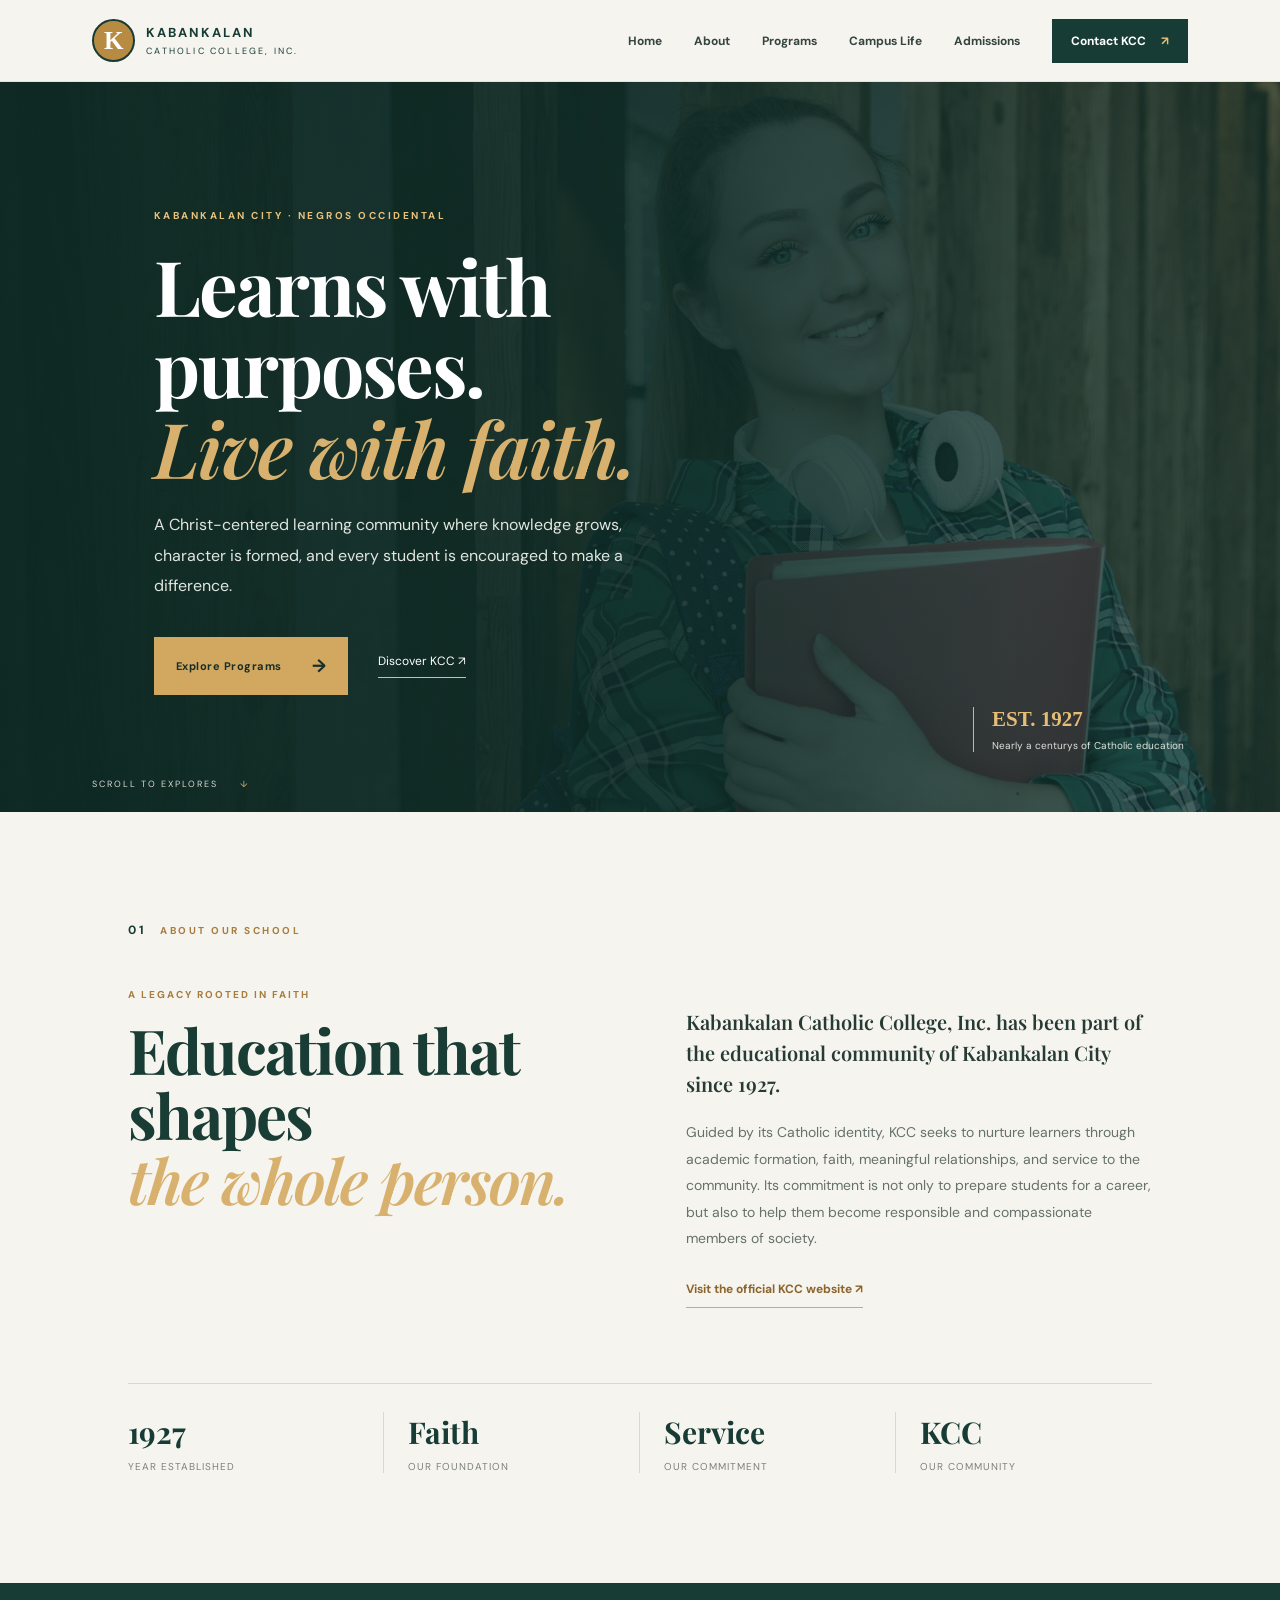
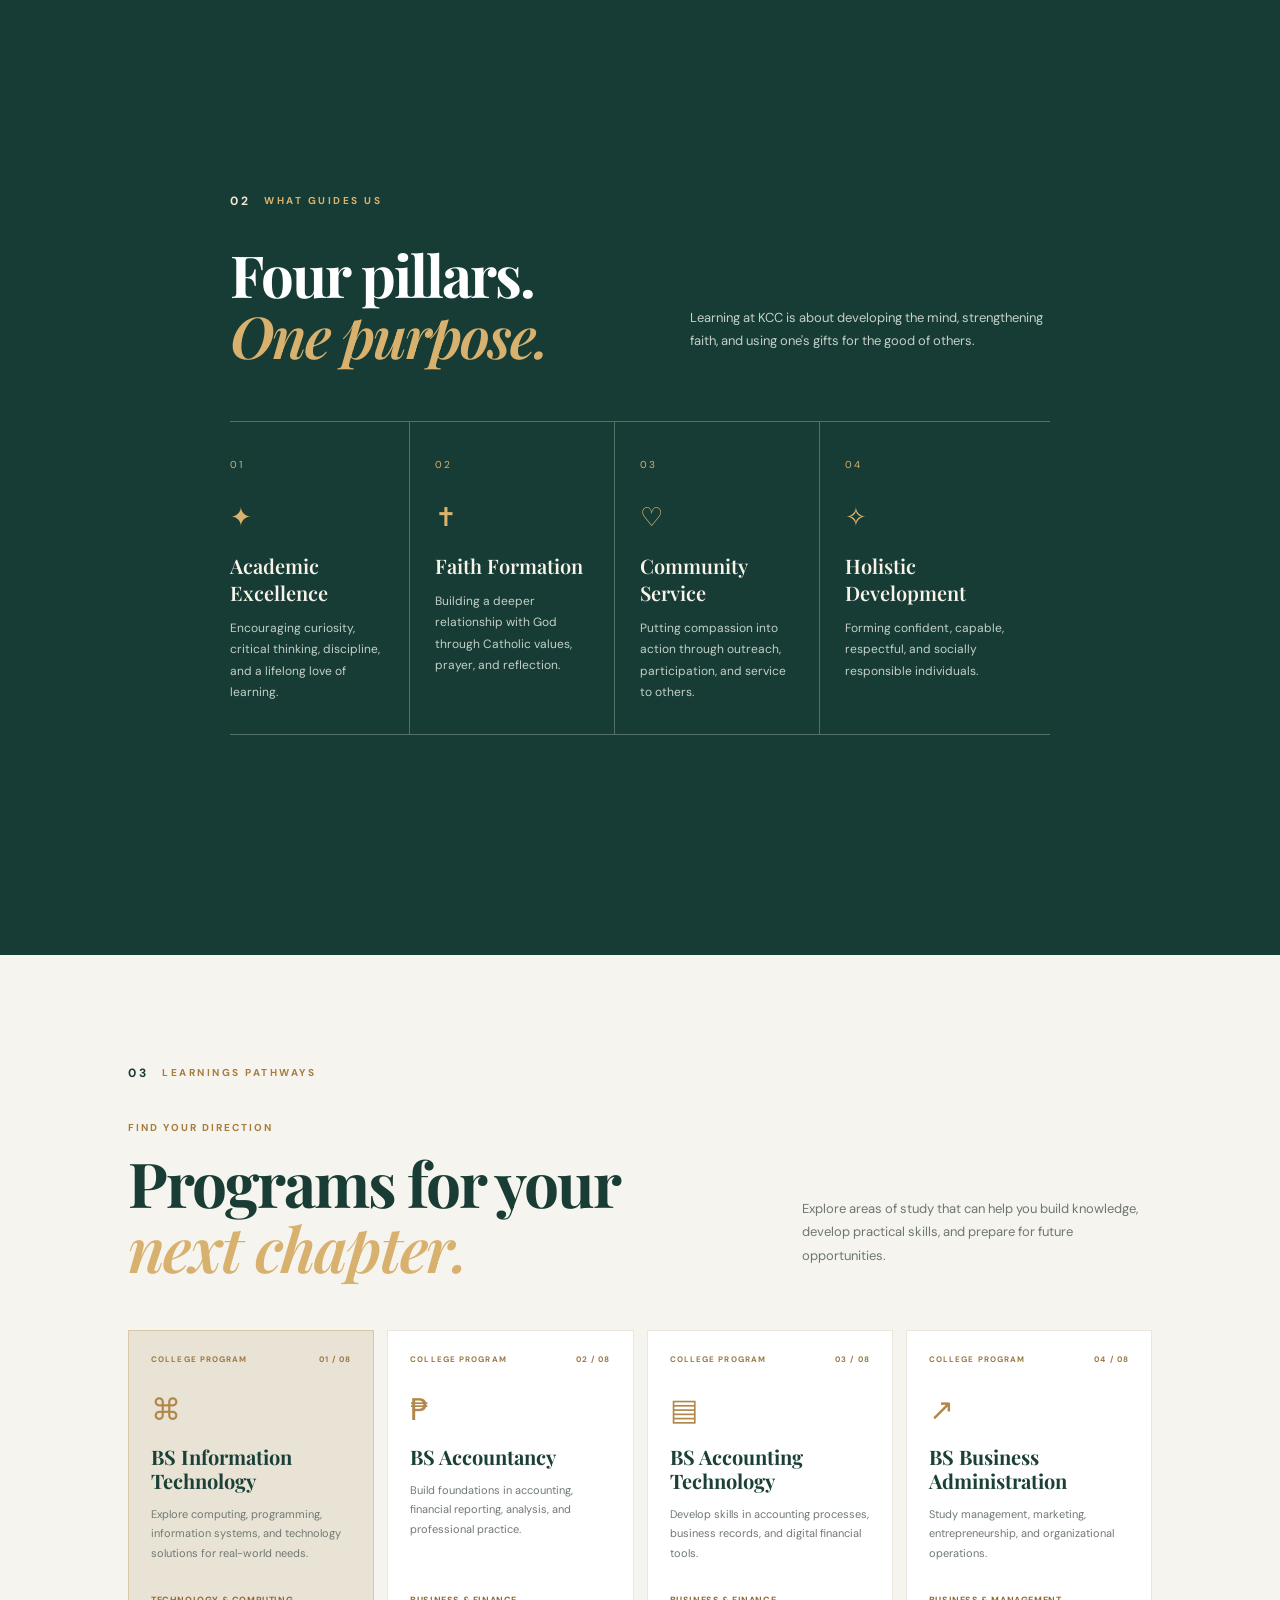
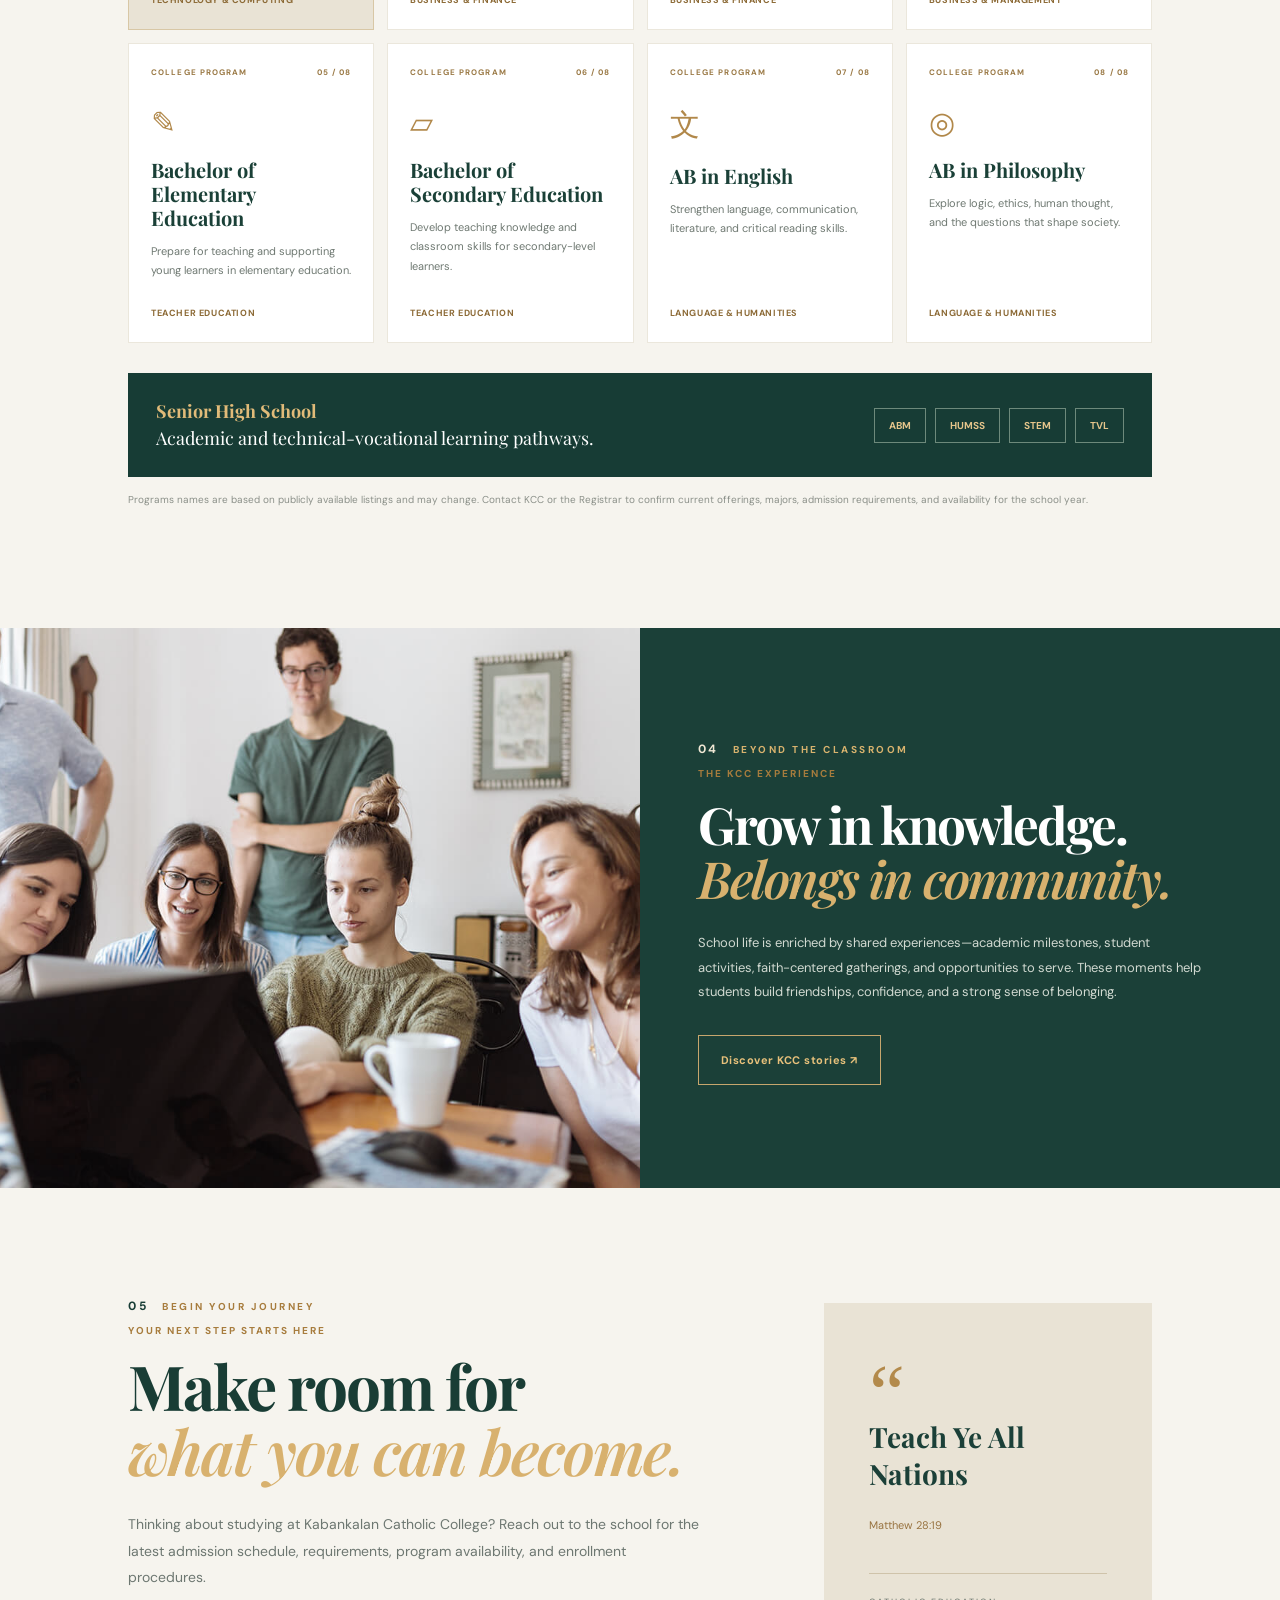
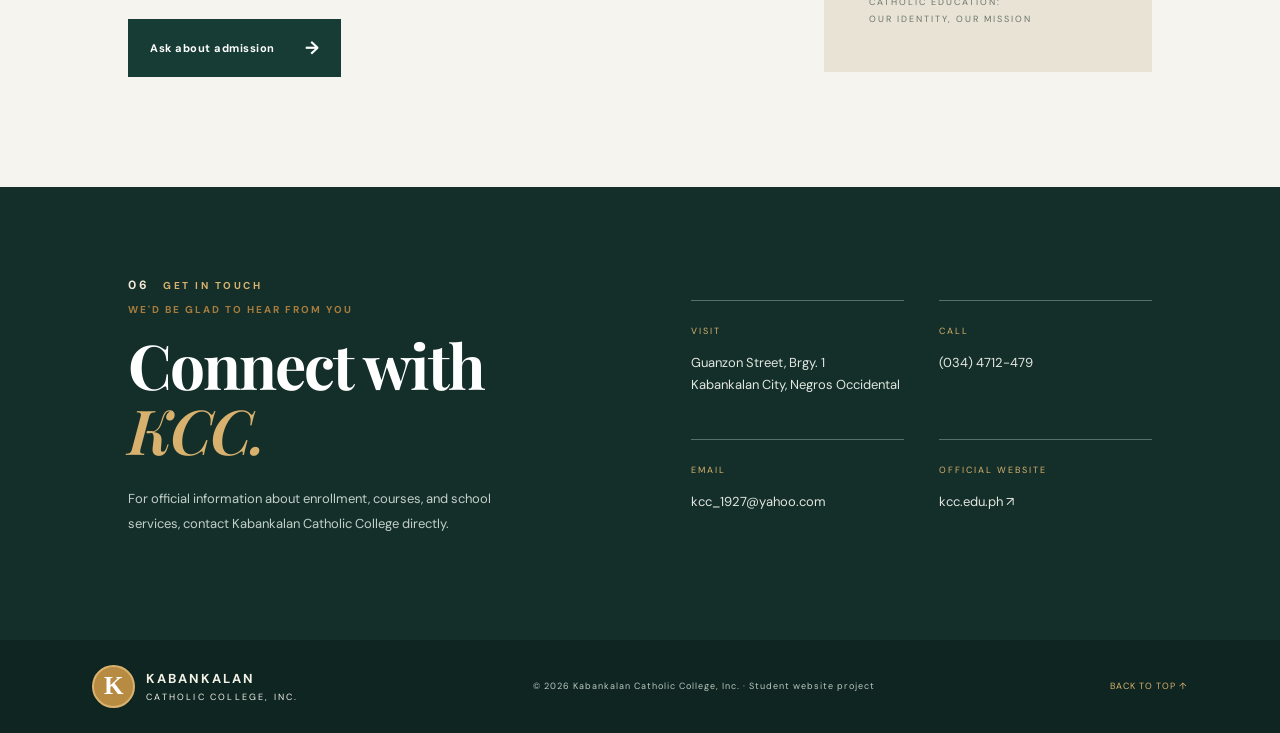
<file: index.html>
<!DOCTYPE html>
<html lang="en">
<head>
  <meta charset="UTF-8"><meta name="viewport" content="width=device-width, initial-scale=1.0">
  <meta name="description" content="Discover Kabankalan Catholic College, Inc. — Catholic education, academic growth, faith and service in Kabankalan City.">
  <title>KCC | Kabankalan Catholic College, Inc.</title>
  <link rel="stylesheet" href="assets/css/kcc-style.css">
  <link rel="preconnect" href="https://fonts.googleapis.com"><link rel="preconnect" href="https://fonts.gstatic.com" crossorigin>
  <link href="https://fonts.googleapis.com/css2?family=DM+Sans:wght@400;500;600;700&family=Playfair+Display:wght@600;700;800&display=swap" rel="stylesheet">
</head>
<body>
<header class="site-header">
  <a class="brand" href="#home" aria-label="KCC home"><span class="brand-mark">K</span><span><b>KABANKALAN</b><small>CATHOLIC COLLEGE, INC.</small></span></a>
  <button class="menu-toggle" aria-label="Open navigation" aria-expanded="false">☰</button>
  <nav class="nav" id="nav">
    <a href="#home">Home</a><a href="#about">About</a><a href="#programs">Programs</a><a href="#campus">Campus Life</a><a href="#admission">Admissions</a><a class="nav-cta" href="#contact">Contact KCC <span>↗</span></a>
  </nav>
</header>
<main>
<section class="hero" id="home">
  <div class="hero-image"></div><div class="hero-shade"></div>
  <div class="hero-content">
    <p class="eyebrow light">KABANKALAN CITY · NEGROS OCCIDENTAL</p>
    <h1>Learns with purposes.<br><em>Live with faith.</em></h1>
    <p class="hero-copy">A Christ-centered learning community where knowledge grows, character is formed, and every student is encouraged to make a difference.</p>
    <div class="hero-actions"><a class="btn btn-gold" href="#programs">Explore Programs <span>→</span></a><a class="text-link" href="#about">Discover KCC <span>↗</span></a></div>
  </div>
  <div class="hero-note"><b>EST. 1927</b><span>Nearly a centurys of Catholic education</span></div>
  <div class="hero-scroll">SCROLL TO EXPLORES <span>↓</span></div>
</section>
<section class="intro section-wrap" id="about">
  <div class="section-label"><span>01</span> ABOUT OUR SCHOOL</div>
  <div class="intro-grid">
    <div><p class="kicker">A legacy rooted in faith</p><h2>Education that shapes<br><em>the whole person.</em></h2></div>
    <div class="intro-copy"><p class="lead">Kabankalan Catholic College, Inc. has been part of the educational community of Kabankalan City since 1927.</p><p>Guided by its Catholic identity, KCC seeks to nurture learners through academic formation, faith, meaningful relationships, and service to the community. Its commitment is not only to prepare students for a career, but also to help them become responsible and compassionate members of society.</p><a class="under-link" href="https://kcc.edu.ph/" target="_blank" rel="noopener">Visit the official KCC website ↗</a></div>
  </div>
  <div class="stats">
    <div><strong>1927</strong><span>Year established</span></div><div><strong>Faith</strong><span>Our foundation</span></div><div><strong>Service</strong><span>Our commitment</span></div><div><strong>KCC</strong><span>Our community</span></div>
  </div>
</section>
<section class="pillars">
  <div class="section-wrap"><div class="section-label light-label"><span>02</span> WHAT GUIDES US</div><div class="pillars-head"><h2>Four pillars.<br><em>One purpose.</em></h2><p>Learning at KCC is about developing the mind, strengthening faith, and using one's gifts for the good of others.</p></div>
  <div class="pillar-grid">
    <article><span class="pillar-no">01</span><div class="pillar-icon">✦</div><h3>Academic Excellence</h3><p>Encouraging curiosity, critical thinking, discipline, and a lifelong love of learning.</p></article>
    <article><span class="pillar-no">02</span><div class="pillar-icon">✝</div><h3>Faith Formation</h3><p>Building a deeper relationship with God through Catholic values, prayer, and reflection.</p></article>
    <article><span class="pillar-no">03</span><div class="pillar-icon">♡</div><h3>Community Service</h3><p>Putting compassion into action through outreach, participation, and service to others.</p></article>
    <article><span class="pillar-no">04</span><div class="pillar-icon">✧</div><h3>Holistic Development</h3><p>Forming confident, capable, respectful, and socially responsible individuals.</p></article>
  </div></div>
</section>
<section class="programs section-wrap" id="programs">
  <div class="section-label"><span>03</span> LEARNINGS PATHWAYS</div>
  <div class="programs-heading"><div><p class="kicker">Find your direction</p><h2>Programs for your<br><em>next chapter.</em></h2></div><p>Explore areas of study that can help you build knowledge, develop practical skills, and prepare for future opportunities.</p></div>
  <div class="program-grid">
    <article class="program-card featured"><div class="program-top"><span>COLLEGE PROGRAM</span><span>01 / 08</span></div><div class="program-symbol">⌘</div><h3>BS Information Technology</h3><p>Explore computing, programming, information systems, and technology solutions for real-world needs.</p><span class="program-tag">Technology & Computing</span></article>
    <article class="program-card"><div class="program-top"><span>COLLEGE PROGRAM</span><span>02 / 08</span></div><div class="program-symbol">₱</div><h3>BS Accountancy</h3><p>Build foundations in accounting, financial reporting, analysis, and professional practice.</p><span class="program-tag">Business & Finance</span></article>
    <article class="program-card"><div class="program-top"><span>COLLEGE PROGRAM</span><span>03 / 08</span></div><div class="program-symbol">▤</div><h3>BS Accounting Technology</h3><p>Develop skills in accounting processes, business records, and digital financial tools.</p><span class="program-tag">Business & Finance</span></article>
    <article class="program-card"><div class="program-top"><span>COLLEGE PROGRAM</span><span>04 / 08</span></div><div class="program-symbol">↗</div><h3>BS Business Administration</h3><p>Study management, marketing, entrepreneurship, and organizational operations.</p><span class="program-tag">Business & Management</span></article>
    <article class="program-card"><div class="program-top"><span>COLLEGE PROGRAM</span><span>05 / 08</span></div><div class="program-symbol">✎</div><h3>Bachelor of Elementary Education</h3><p>Prepare for teaching and supporting young learners in elementary education.</p><span class="program-tag">Teacher Education</span></article>
    <article class="program-card"><div class="program-top"><span>COLLEGE PROGRAM</span><span>06 / 08</span></div><div class="program-symbol">▱</div><h3>Bachelor of Secondary Education</h3><p>Develop teaching knowledge and classroom skills for secondary-level learners.</p><span class="program-tag">Teacher Education</span></article>
    <article class="program-card"><div class="program-top"><span>COLLEGE PROGRAM</span><span>07 / 08</span></div><div class="program-symbol">文</div><h3>AB in English</h3><p>Strengthen language, communication, literature, and critical reading skills.</p><span class="program-tag">Language & Humanities</span></article>
    <article class="program-card"><div class="program-top"><span>COLLEGE PROGRAM</span><span>08 / 08</span></div><div class="program-symbol">◎</div><h3>AB in Philosophy</h3><p>Explore logic, ethics, human thought, and the questions that shape society.</p><span class="program-tag">Language & Humanities</span></article>
  </div>
  <div class="program-foot"><p><b>Senior High School</b><br>Academic and technical-vocational learning pathways.</p><div class="strand-list"><span>ABM</span><span>HUMSS</span><span>STEM</span><span>TVL</span></div></div>
  <p class="disclaimer">Programs names are based on publicly available listings and may change. Contact KCC or the Registrar to confirm current offerings, majors, admission requirements, and availability for the school year.</p>
</section>
<section class="campus" id="campus">
  <div class="campus-photo"></div><div class="campus-content"><div class="section-label light-label"><span>04</span> BEYOND THE CLASSROOM</div><p class="kicker">The KCC experience</p><h2>Grow in knowledge.<br><em>Belongs in community.</em></h2><p>School life is enriched by shared experiences—academic milestones, student activities, faith-centered gatherings, and opportunities to serve. These moments help students build friendships, confidence, and a strong sense of belonging.</p><a class="btn btn-outline" href="https://kcc.edu.ph/" target="_blank" rel="noopener">Discover KCC stories ↗</a></div>
</section>
<section class="admission section-wrap" id="admission">
  <div class="admission-copy"><div class="section-label"><span>05</span> BEGIN YOUR JOURNEY</div><p class="kicker">Your next step starts here</p><h2>Make room for<br><em>what you can become.</em></h2><p>Thinking about studying at Kabankalan Catholic College? Reach out to the school for the latest admission schedule, requirements, program availability, and enrollment procedures.</p><a class="btn btn-dark" href="#contact">Ask about admission <span>→</span></a></div>
  <div class="admission-aside"><span class="big-quote">“</span><blockquote>Teach Ye All Nations</blockquote><p>Matthew 28:19</p><div class="aside-rule"></div><span class="aside-caption">CATHOLIC EDUCATION:<br>OUR IDENTITY, OUR MISSION</span></div>
</section>
<section class="contact" id="contact"><div class="section-wrap contact-inner"><div><div class="section-label light-label"><span>06</span> GET IN TOUCH</div><p class="kicker">We'd be glad to hear from you</p><h2>Connect with<br><em>KCC.</em></h2><p class="contact-lead">For official information about enrollment, courses, and school services, contact Kabankalan Catholic College directly.</p></div><div class="contact-details"><div><span>VISIT</span><p>Guanzon Street, Brgy. 1<br>Kabankalan City, Negros Occidental</p></div><div><span>CALL</span><p>(034) 4712-479</p></div><div><span>EMAIL</span><p>kcc_1927@yahoo.com</p></div><div><span>OFFICIAL WEBSITE</span><p><a href="https://kcc.edu.ph/" target="_blank" rel="noopener">kcc.edu.ph ↗</a></p></div></div></div></section>
</main>
<footer><a class="brand footer-brand" href="#home"><span class="brand-mark">K</span><span><b>KABANKALAN</b><small>CATHOLIC COLLEGE, INC.</small></span></a><p>© 2026 Kabankalan Catholic College, Inc. · Student website project</p><a href="#home">BACK TO TOP ↑</a></footer>
<script src="assets/js/kcc-main.js"></script>
</body></html>
</file>
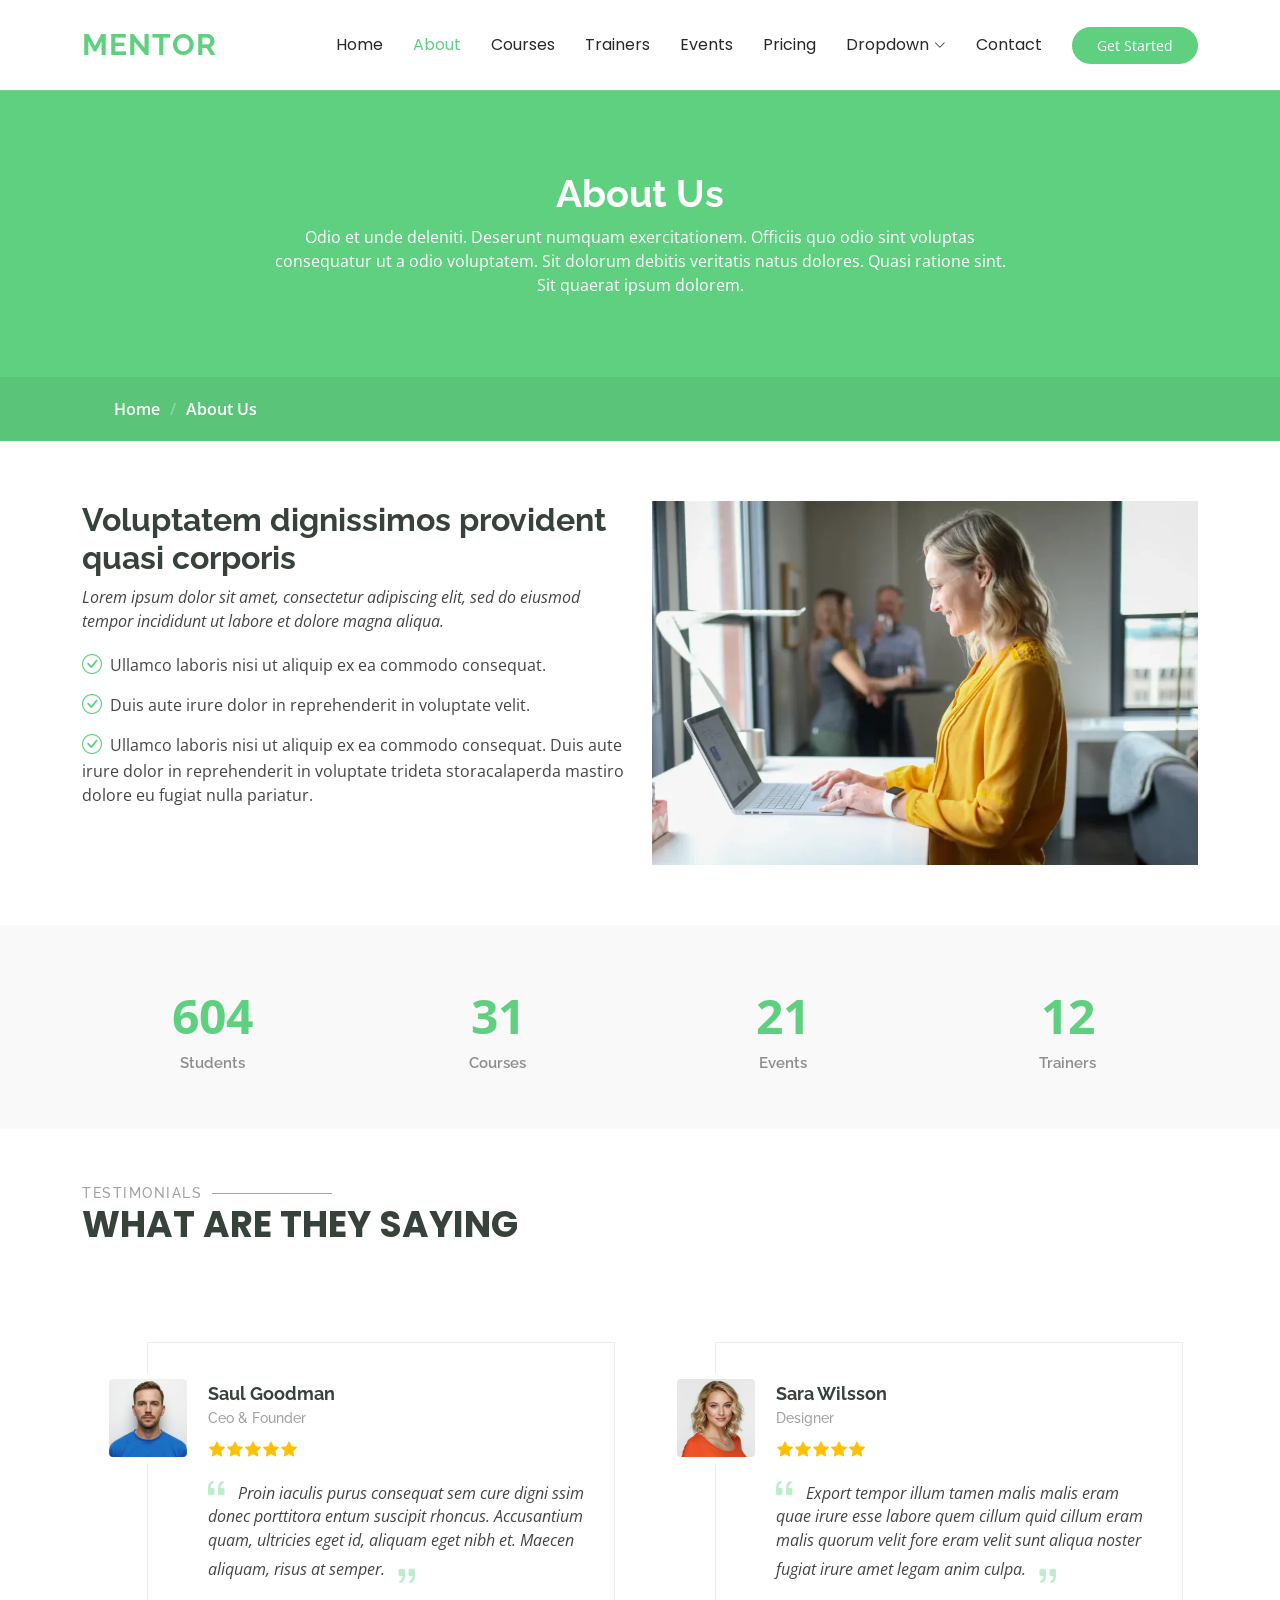
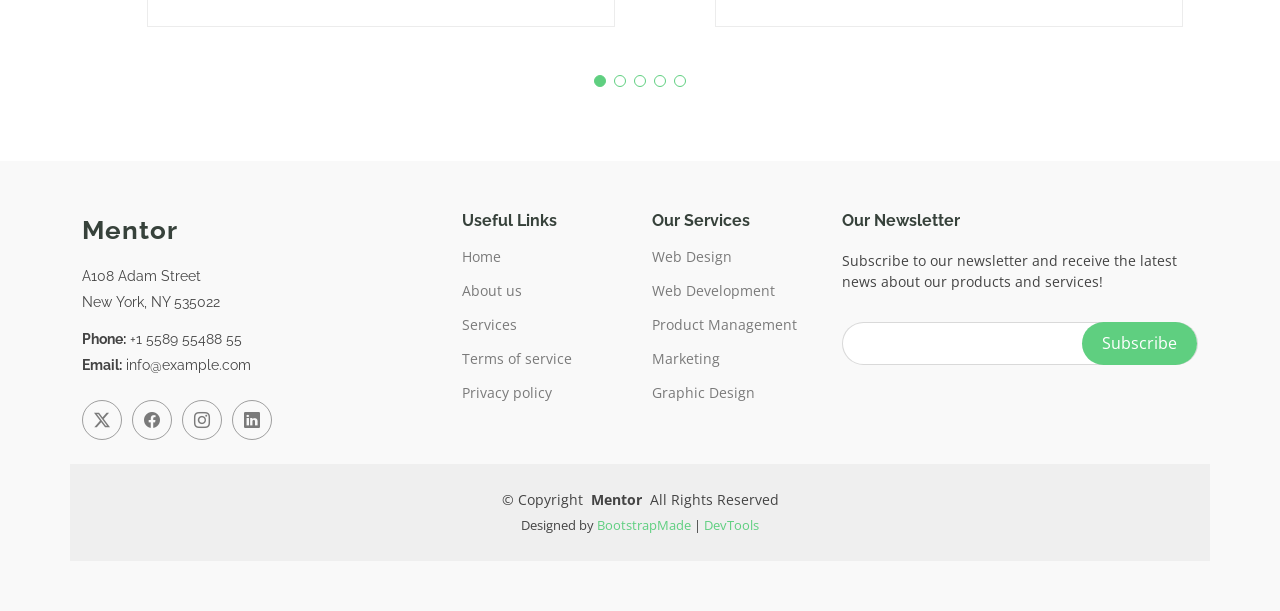
<file: about.html>
<!DOCTYPE html>
<html lang="en">

<head>
  <meta charset="utf-8">
  <meta content="width=device-width, initial-scale=1.0" name="viewport">
  <title>About - Mentor Bootstrap Template</title>
  <meta name="description" content="">
  <meta name="keywords" content="">

  <!-- Favicons -->
  <link href="assets/img/favicon.png" rel="icon">
  <link href="assets/img/apple-touch-icon.png" rel="apple-touch-icon">

  <!-- Fonts -->
  <link href="https://fonts.googleapis.com" rel="preconnect">
  <link href="https://fonts.gstatic.com" rel="preconnect" crossorigin>
  <link href="https://fonts.googleapis.com/css2?family=Open+Sans:ital,wght@0,300;0,400;0,500;0,600;0,700;0,800;1,300;1,400;1,500;1,600;1,700;1,800&family=Poppins:ital,wght@0,100;0,200;0,300;0,400;0,500;0,600;0,700;0,800;0,900;1,100;1,200;1,300;1,400;1,500;1,600;1,700;1,800;1,900&family=Raleway:ital,wght@0,100;0,200;0,300;0,400;0,500;0,600;0,700;0,800;0,900;1,100;1,200;1,300;1,400;1,500;1,600;1,700;1,800;1,900&display=swap" rel="stylesheet">

  <!-- Vendor CSS Files -->
  <link href="assets/vendor/bootstrap/css/bootstrap.min.css" rel="stylesheet">
  <link href="assets/vendor/bootstrap-icons/bootstrap-icons.css" rel="stylesheet">
  <link href="assets/vendor/aos/aos.css" rel="stylesheet">
  <link href="assets/vendor/glightbox/css/glightbox.min.css" rel="stylesheet">
  <link href="assets/vendor/swiper/swiper-bundle.min.css" rel="stylesheet">

  <!-- Main CSS File -->
  <link href="assets/css/main.css" rel="stylesheet">

  <!-- =======================================================
  * Template Name: Mentor
  * Template URL: https://bootstrapmade.com/mentor-free-education-bootstrap-theme/
  * Updated: Jul 07 2025 with Bootstrap v5.3.7
  * Author: BootstrapMade.com
  * License: https://bootstrapmade.com/license/
  ======================================================== -->
</head>

<body class="about-page">

  <header id="header" class="header d-flex align-items-center sticky-top">
    <div class="container-fluid container-xl position-relative d-flex align-items-center">

      <a href="index.html" class="logo d-flex align-items-center me-auto">
        <!-- Uncomment the line below if you also wish to use an image logo -->
        <!-- <img src="assets/img/logo.webp" alt=""> -->
        <h1 class="sitename">Mentor</h1>
      </a>

      <nav id="navmenu" class="navmenu">
        <ul>
          <li><a href="index.html">Home<br></a></li>
          <li><a href="about.html" class="active">About</a></li>
          <li><a href="courses.html">Courses</a></li>
          <li><a href="trainers.html">Trainers</a></li>
          <li><a href="events.html">Events</a></li>
          <li><a href="pricing.html">Pricing</a></li>
          <li class="dropdown"><a href="#"><span>Dropdown</span> <i class="bi bi-chevron-down toggle-dropdown"></i></a>
            <ul>
              <li><a href="#">Dropdown 1</a></li>
              <li class="dropdown"><a href="#"><span>Deep Dropdown</span> <i class="bi bi-chevron-down toggle-dropdown"></i></a>
                <ul>
                  <li><a href="#">Deep Dropdown 1</a></li>
                  <li><a href="#">Deep Dropdown 2</a></li>
                  <li><a href="#">Deep Dropdown 3</a></li>
                  <li><a href="#">Deep Dropdown 4</a></li>
                  <li><a href="#">Deep Dropdown 5</a></li>
                </ul>
              </li>
              <li><a href="#">Dropdown 2</a></li>
              <li><a href="#">Dropdown 3</a></li>
              <li><a href="#">Dropdown 4</a></li>
            </ul>
          </li>
          <li><a href="contact.html">Contact</a></li>
        </ul>
        <i class="mobile-nav-toggle d-xl-none bi bi-list"></i>
      </nav>

      <a class="btn-getstarted" href="courses.html">Get Started</a>

    </div>
  </header>

  <main class="main">

    <!-- Page Title -->
    <div class="page-title" data-aos="fade">
      <div class="heading">
        <div class="container">
          <div class="row d-flex justify-content-center text-center">
            <div class="col-lg-8">
              <h1>About Us<br></h1>
              <p class="mb-0">Odio et unde deleniti. Deserunt numquam exercitationem. Officiis quo odio sint voluptas consequatur ut a odio voluptatem. Sit dolorum debitis veritatis natus dolores. Quasi ratione sint. Sit quaerat ipsum dolorem.</p>
            </div>
          </div>
        </div>
      </div>
      <nav class="breadcrumbs">
        <div class="container">
          <ol>
            <li><a href="index.html">Home</a></li>
            <li class="current">About Us<br></li>
          </ol>
        </div>
      </nav>
    </div><!-- End Page Title -->

    <!-- About Us Section -->
    <section id="about-us" class="section about-us">

      <div class="container">

        <div class="row gy-4">

          <div class="col-lg-6 order-1 order-lg-2" data-aos="fade-up" data-aos-delay="100">
            <img src="assets/img/about/about-1.webp" class="img-fluid" alt="">
          </div>

          <div class="col-lg-6 order-2 order-lg-1 content" data-aos="fade-up" data-aos-delay="200">
            <h3>Voluptatem dignissimos provident quasi corporis</h3>
            <p class="fst-italic">
              Lorem ipsum dolor sit amet, consectetur adipiscing elit, sed do eiusmod tempor incididunt ut labore et dolore
              magna aliqua.
            </p>
            <ul>
              <li><i class="bi bi-check-circle"></i> <span>Ullamco laboris nisi ut aliquip ex ea commodo consequat.</span></li>
              <li><i class="bi bi-check-circle"></i> <span>Duis aute irure dolor in reprehenderit in voluptate velit.</span></li>
              <li><i class="bi bi-check-circle"></i> <span>Ullamco laboris nisi ut aliquip ex ea commodo consequat. Duis aute irure dolor in reprehenderit in voluptate trideta storacalaperda mastiro dolore eu fugiat nulla pariatur.</span></li>
            </ul>
          </div>

        </div>

      </div>

    </section><!-- /About Us Section -->

    <!-- Counts Section -->
    <section id="counts" class="section counts light-background">

      <div class="container" data-aos="fade-up" data-aos-delay="100">

        <div class="row gy-4">

          <div class="col-lg-3 col-md-6">
            <div class="stats-item text-center w-100 h-100">
              <span data-purecounter-start="0" data-purecounter-end="1232" data-purecounter-duration="1" class="purecounter"></span>
              <p>Students</p>
            </div>
          </div><!-- End Stats Item -->

          <div class="col-lg-3 col-md-6">
            <div class="stats-item text-center w-100 h-100">
              <span data-purecounter-start="0" data-purecounter-end="64" data-purecounter-duration="1" class="purecounter"></span>
              <p>Courses</p>
            </div>
          </div><!-- End Stats Item -->

          <div class="col-lg-3 col-md-6">
            <div class="stats-item text-center w-100 h-100">
              <span data-purecounter-start="0" data-purecounter-end="42" data-purecounter-duration="1" class="purecounter"></span>
              <p>Events</p>
            </div>
          </div><!-- End Stats Item -->

          <div class="col-lg-3 col-md-6">
            <div class="stats-item text-center w-100 h-100">
              <span data-purecounter-start="0" data-purecounter-end="24" data-purecounter-duration="1" class="purecounter"></span>
              <p>Trainers</p>
            </div>
          </div><!-- End Stats Item -->

        </div>

      </div>

    </section><!-- /Counts Section -->

    <!-- Testimonials Section -->
    <section id="testimonials" class="testimonials section">

      <!-- Section Title -->
      <div class="container section-title" data-aos="fade-up">
        <h2>Testimonials</h2>
        <p>What are they saying</p>
      </div><!-- End Section Title -->

      <div class="container" data-aos="fade-up" data-aos-delay="100">

        <div class="swiper init-swiper">
          <script type="application/json" class="swiper-config">
            {
              "loop": true,
              "speed": 600,
              "autoplay": {
                "delay": 5000
              },
              "slidesPerView": "auto",
              "pagination": {
                "el": ".swiper-pagination",
                "type": "bullets",
                "clickable": true
              },
              "breakpoints": {
                "320": {
                  "slidesPerView": 1,
                  "spaceBetween": 40
                },
                "1200": {
                  "slidesPerView": 2,
                  "spaceBetween": 20
                }
              }
            }
          </script>
          <div class="swiper-wrapper">

            <div class="swiper-slide">
              <div class="testimonial-wrap">
                <div class="testimonial-item">
                  <img src="assets/img/person/person-m-9.webp" class="testimonial-img" alt="">
                  <h3>Saul Goodman</h3>
                  <h4>Ceo &amp; Founder</h4>
                  <div class="stars">
                    <i class="bi bi-star-fill"></i><i class="bi bi-star-fill"></i><i class="bi bi-star-fill"></i><i class="bi bi-star-fill"></i><i class="bi bi-star-fill"></i>
                  </div>
                  <p>
                    <i class="bi bi-quote quote-icon-left"></i>
                    <span>Proin iaculis purus consequat sem cure digni ssim donec porttitora entum suscipit rhoncus. Accusantium quam, ultricies eget id, aliquam eget nibh et. Maecen aliquam, risus at semper.</span>
                    <i class="bi bi-quote quote-icon-right"></i>
                  </p>
                </div>
              </div>
            </div><!-- End testimonial item -->

            <div class="swiper-slide">
              <div class="testimonial-wrap">
                <div class="testimonial-item">
                  <img src="assets/img/person/person-f-5.webp" class="testimonial-img" alt="">
                  <h3>Sara Wilsson</h3>
                  <h4>Designer</h4>
                  <div class="stars">
                    <i class="bi bi-star-fill"></i><i class="bi bi-star-fill"></i><i class="bi bi-star-fill"></i><i class="bi bi-star-fill"></i><i class="bi bi-star-fill"></i>
                  </div>
                  <p>
                    <i class="bi bi-quote quote-icon-left"></i>
                    <span>Export tempor illum tamen malis malis eram quae irure esse labore quem cillum quid cillum eram malis quorum velit fore eram velit sunt aliqua noster fugiat irure amet legam anim culpa.</span>
                    <i class="bi bi-quote quote-icon-right"></i>
                  </p>
                </div>
              </div>
            </div><!-- End testimonial item -->

            <div class="swiper-slide">
              <div class="testimonial-wrap">
                <div class="testimonial-item">
                  <img src="assets/img/person/person-f-12.webp" class="testimonial-img" alt="">
                  <h3>Jena Karlis</h3>
                  <h4>Store Owner</h4>
                  <div class="stars">
                    <i class="bi bi-star-fill"></i><i class="bi bi-star-fill"></i><i class="bi bi-star-fill"></i><i class="bi bi-star-fill"></i><i class="bi bi-star-fill"></i>
                  </div>
                  <p>
                    <i class="bi bi-quote quote-icon-left"></i>
                    <span>Enim nisi quem export duis labore cillum quae magna enim sint quorum nulla quem veniam duis minim tempor labore quem eram duis noster aute amet eram fore quis sint minim.</span>
                    <i class="bi bi-quote quote-icon-right"></i>
                  </p>
                </div>
              </div>
            </div><!-- End testimonial item -->

            <div class="swiper-slide">
              <div class="testimonial-wrap">
                <div class="testimonial-item">
                  <img src="assets/img/person/person-m-12.webp" class="testimonial-img" alt="">
                  <h3>Matt Brandon</h3>
                  <h4>Freelancer</h4>
                  <div class="stars">
                    <i class="bi bi-star-fill"></i><i class="bi bi-star-fill"></i><i class="bi bi-star-fill"></i><i class="bi bi-star-fill"></i><i class="bi bi-star-fill"></i>
                  </div>
                  <p>
                    <i class="bi bi-quote quote-icon-left"></i>
                    <span>Fugiat enim eram quae cillum dolore dolor amet nulla culpa multos export minim fugiat minim velit minim dolor enim duis veniam ipsum anim magna sunt elit fore quem dolore labore illum veniam.</span>
                    <i class="bi bi-quote quote-icon-right"></i>
                  </p>
                </div>
              </div>
            </div><!-- End testimonial item -->

            <div class="swiper-slide">
              <div class="testimonial-wrap">
                <div class="testimonial-item">
                  <img src="assets/img/person/person-m-13.webp" class="testimonial-img" alt="">
                  <h3>John Larson</h3>
                  <h4>Entrepreneur</h4>
                  <div class="stars">
                    <i class="bi bi-star-fill"></i><i class="bi bi-star-fill"></i><i class="bi bi-star-fill"></i><i class="bi bi-star-fill"></i><i class="bi bi-star-fill"></i>
                  </div>
                  <p>
                    <i class="bi bi-quote quote-icon-left"></i>
                    <span>Quis quorum aliqua sint quem legam fore sunt eram irure aliqua veniam tempor noster veniam enim culpa labore duis sunt culpa nulla illum cillum fugiat legam esse veniam culpa fore nisi cillum quid.</span>
                    <i class="bi bi-quote quote-icon-right"></i>
                  </p>
                </div>
              </div>
            </div><!-- End testimonial item -->

          </div>
          <div class="swiper-pagination"></div>
        </div>

      </div>

    </section><!-- /Testimonials Section -->

  </main>

  <footer id="footer" class="footer position-relative light-background">

    <div class="container footer-top">
      <div class="row gy-4">
        <div class="col-lg-4 col-md-6 footer-about">
          <a href="index.html" class="logo d-flex align-items-center">
            <span class="sitename">Mentor</span>
          </a>
          <div class="footer-contact pt-3">
            <p>A108 Adam Street</p>
            <p>New York, NY 535022</p>
            <p class="mt-3"><strong>Phone:</strong> <span>+1 5589 55488 55</span></p>
            <p><strong>Email:</strong> <span>info@example.com</span></p>
          </div>
          <div class="social-links d-flex mt-4">
            <a href=""><i class="bi bi-twitter-x"></i></a>
            <a href=""><i class="bi bi-facebook"></i></a>
            <a href=""><i class="bi bi-instagram"></i></a>
            <a href=""><i class="bi bi-linkedin"></i></a>
          </div>
        </div>

        <div class="col-lg-2 col-md-3 footer-links">
          <h4>Useful Links</h4>
          <ul>
            <li><a href="#">Home</a></li>
            <li><a href="#">About us</a></li>
            <li><a href="#">Services</a></li>
            <li><a href="#">Terms of service</a></li>
            <li><a href="#">Privacy policy</a></li>
          </ul>
        </div>

        <div class="col-lg-2 col-md-3 footer-links">
          <h4>Our Services</h4>
          <ul>
            <li><a href="#">Web Design</a></li>
            <li><a href="#">Web Development</a></li>
            <li><a href="#">Product Management</a></li>
            <li><a href="#">Marketing</a></li>
            <li><a href="#">Graphic Design</a></li>
          </ul>
        </div>

        <div class="col-lg-4 col-md-12 footer-newsletter">
          <h4>Our Newsletter</h4>
          <p>Subscribe to our newsletter and receive the latest news about our products and services!</p>
          <form action="#" method="post" class="email-form">
            <div class="newsletter-form"><input type="email" name="email"><input type="submit" value="Subscribe"></div>
            <div class="loading">Loading</div>
            <div class="error-message"></div>
            <div class="sent-message">Your subscription request has been sent. Thank you!</div>
          </form>
        </div>

      </div>
    </div>

    <div class="container copyright text-center mt-4">
      <p>© <span>Copyright</span> <strong class="px-1 sitename">Mentor</strong> <span>All Rights Reserved</span></p>
      <div class="credits">
        <!-- All the links in the footer should remain intact. -->
        <!-- You can delete the links only if you've purchased the pro version. -->
        <!-- Licensing information: https://bootstrapmade.com/license/ -->
        Designed by <a href="https://bootstrapmade.com/">BootstrapMade</a> | <a href="https://bootstrapmade.com/tools/">DevTools</a>
      </div>
    </div>

  </footer>

  <!-- Scroll Top -->
  <a href="#" id="scroll-top" class="scroll-top d-flex align-items-center justify-content-center"><i class="bi bi-arrow-up-short"></i></a>

  <!-- Preloader -->
  <div id="preloader"></div>

  <!-- Vendor JS Files -->
  <script src="assets/vendor/bootstrap/js/bootstrap.bundle.min.js"></script>
  <script src="assets/vendor/aos/aos.js"></script>
  <script src="assets/vendor/glightbox/js/glightbox.min.js"></script>
  <script src="assets/vendor/purecounter/purecounter_vanilla.js"></script>
  <script src="assets/vendor/swiper/swiper-bundle.min.js"></script>

  <!-- Main JS File -->
  <script src="assets/js/main.js"></script>

</body>

</html>
</file>
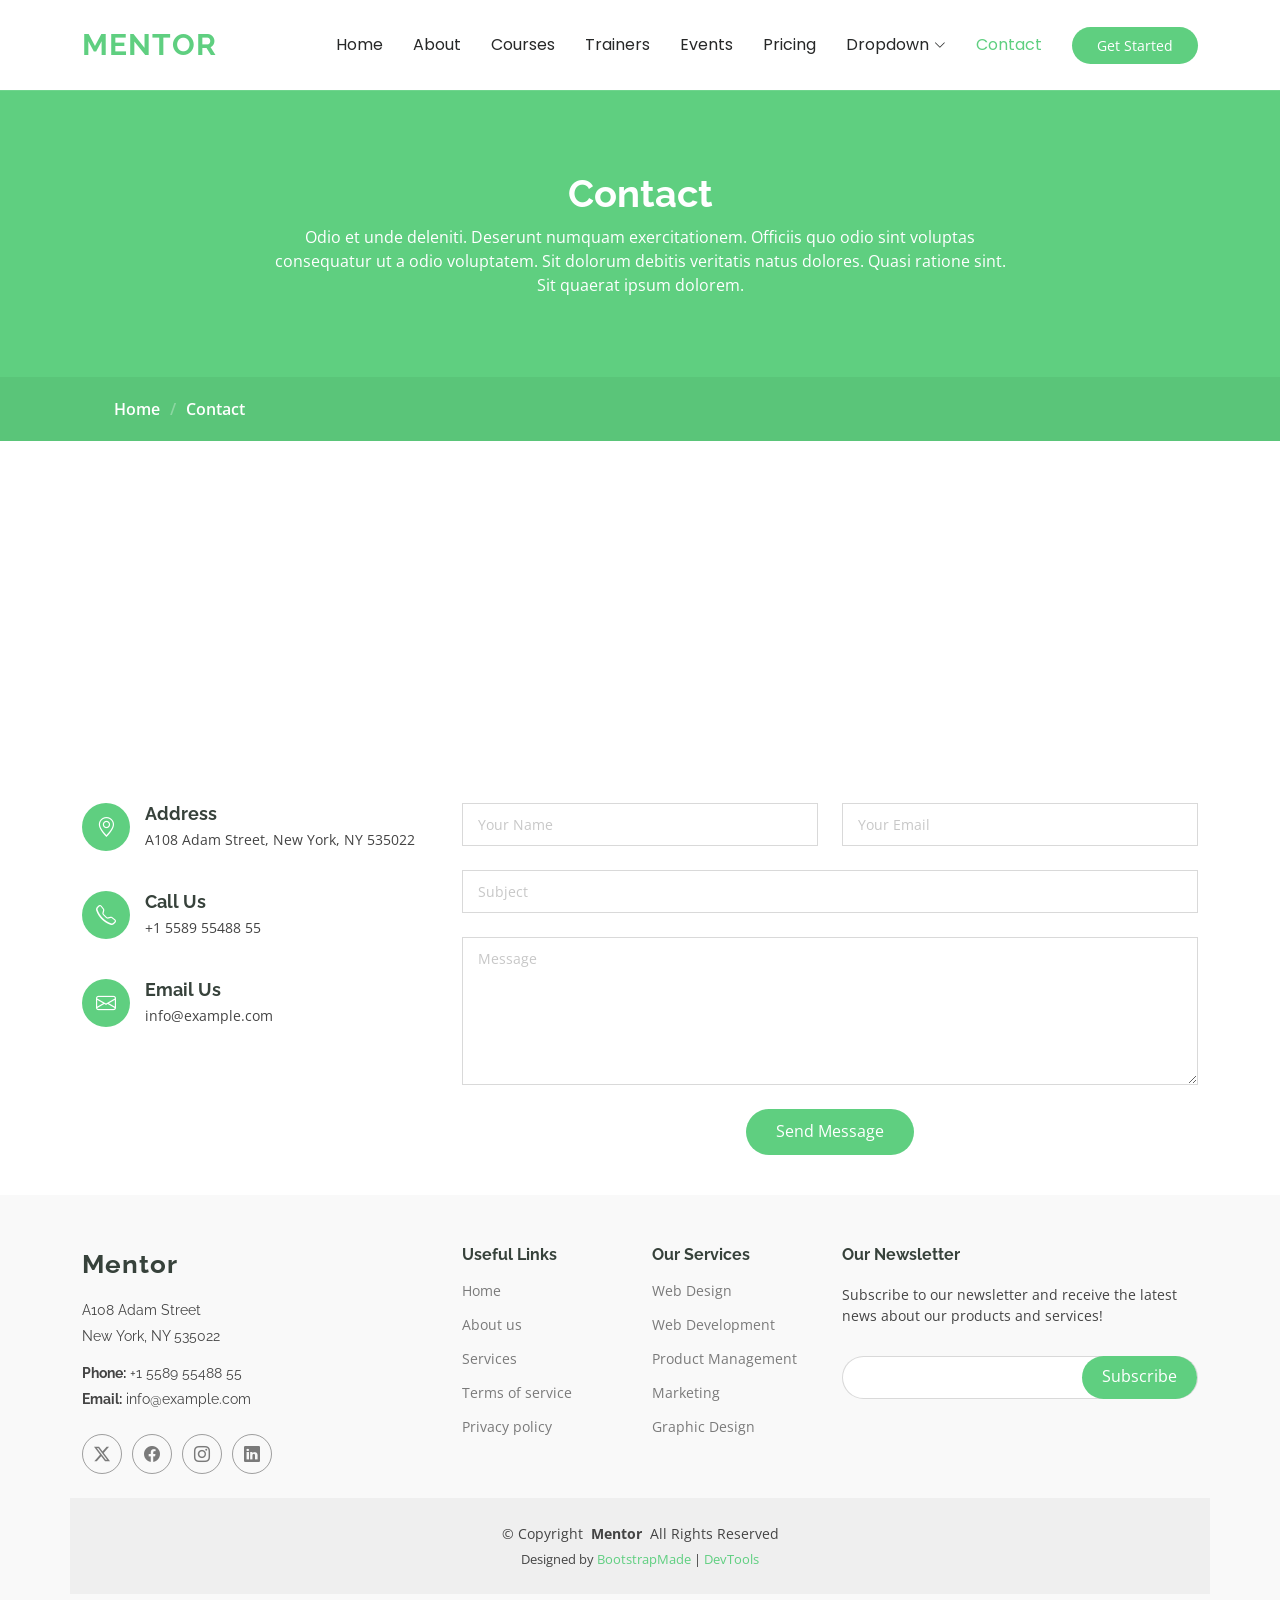
<file: contact.html>
<!DOCTYPE html>
<html lang="en">

<head>
  <meta charset="utf-8">
  <meta content="width=device-width, initial-scale=1.0" name="viewport">
  <title>Contact - Mentor Bootstrap Template</title>
  <meta name="description" content="">
  <meta name="keywords" content="">

  <!-- Favicons -->
  <link href="assets/img/favicon.png" rel="icon">
  <link href="assets/img/apple-touch-icon.png" rel="apple-touch-icon">

  <!-- Fonts -->
  <link href="https://fonts.googleapis.com" rel="preconnect">
  <link href="https://fonts.gstatic.com" rel="preconnect" crossorigin>
  <link
    href="https://fonts.googleapis.com/css2?family=Open+Sans:ital,wght@0,300;0,400;0,500;0,600;0,700;0,800;1,300;1,400;1,500;1,600;1,700;1,800&family=Poppins:ital,wght@0,100;0,200;0,300;0,400;0,500;0,600;0,700;0,800;0,900;1,100;1,200;1,300;1,400;1,500;1,600;1,700;1,800;1,900&family=Raleway:ital,wght@0,100;0,200;0,300;0,400;0,500;0,600;0,700;0,800;0,900;1,100;1,200;1,300;1,400;1,500;1,600;1,700;1,800;1,900&display=swap"
    rel="stylesheet">

  <!-- Vendor CSS Files -->
  <link href="assets/vendor/bootstrap/css/bootstrap.min.css" rel="stylesheet">
  <link href="assets/vendor/bootstrap-icons/bootstrap-icons.css" rel="stylesheet">
  <link href="assets/vendor/aos/aos.css" rel="stylesheet">
  <link href="assets/vendor/glightbox/css/glightbox.min.css" rel="stylesheet">
  <link href="assets/vendor/swiper/swiper-bundle.min.css" rel="stylesheet">

  <!-- Main CSS File -->
  <link href="assets/css/main.css" rel="stylesheet">

  <!-- =======================================================
  * Template Name: Mentor
  * Template URL: https://bootstrapmade.com/mentor-free-education-bootstrap-theme/
  * Updated: Jul 07 2025 with Bootstrap v5.3.7
  * Author: BootstrapMade.com
  * License: https://bootstrapmade.com/license/
  ======================================================== -->
</head>

<body class="contact-page">

  <header id="header" class="header d-flex align-items-center sticky-top">
    <div class="container-fluid container-xl position-relative d-flex align-items-center">

      <a href="index.html" class="logo d-flex align-items-center me-auto">
        <!-- Uncomment the line below if you also wish to use an image logo -->
        <!-- <img src="assets/img/logo.webp" alt=""> -->
        <h1 class="sitename">Mentor</h1>
      </a>

      <nav id="navmenu" class="navmenu">
        <ul>
          <li><a href="index.html">Home<br></a></li>
          <li><a href="about.html">About</a></li>
          <li><a href="courses.html">Courses</a></li>
          <li><a href="trainers.html">Trainers</a></li>
          <li><a href="events.html">Events</a></li>
          <li><a href="pricing.html">Pricing</a></li>
          <li class="dropdown"><a href="#"><span>Dropdown</span> <i class="bi bi-chevron-down toggle-dropdown"></i></a>
            <ul>
              <li><a href="#">Dropdown 1</a></li>
              <li class="dropdown"><a href="#"><span>Deep Dropdown</span> <i
                    class="bi bi-chevron-down toggle-dropdown"></i></a>
                <ul>
                  <li><a href="#">Deep Dropdown 1</a></li>
                  <li><a href="#">Deep Dropdown 2</a></li>
                  <li><a href="#">Deep Dropdown 3</a></li>
                  <li><a href="#">Deep Dropdown 4</a></li>
                  <li><a href="#">Deep Dropdown 5</a></li>
                </ul>
              </li>
              <li><a href="#">Dropdown 2</a></li>
              <li><a href="#">Dropdown 3</a></li>
              <li><a href="#">Dropdown 4</a></li>
            </ul>
          </li>
          <li><a href="contact.html" class="active">Contact</a></li>
        </ul>
        <i class="mobile-nav-toggle d-xl-none bi bi-list"></i>
      </nav>

      <a class="btn-getstarted" href="courses.html">Get Started</a>

    </div>
  </header>

  <main class="main">

    <!-- Page Title -->
    <div class="page-title" data-aos="fade">
      <div class="heading">
        <div class="container">
          <div class="row d-flex justify-content-center text-center">
            <div class="col-lg-8">
              <h1>Contact</h1>
              <p class="mb-0">Odio et unde deleniti. Deserunt numquam exercitationem. Officiis quo odio sint voluptas
                consequatur ut a odio voluptatem. Sit dolorum debitis veritatis natus dolores. Quasi ratione sint. Sit
                quaerat ipsum dolorem.</p>
            </div>
          </div>
        </div>
      </div>
      <nav class="breadcrumbs">
        <div class="container">
          <ol>
            <li><a href="index.html">Home</a></li>
            <li class="current">Contact</li>
          </ol>
        </div>
      </nav>
    </div><!-- End Page Title -->

    <!-- Contact Section -->
    <section id="contact" class="contact section">

      <div class="mb-5" data-aos="fade-up" data-aos-delay="200">
        <iframe style="border:0; width: 100%; height: 300px;"
          src="https://www.google.com/maps/embed?pb=!1m14!1m8!1m3!1d48389.78314118045!2d-74.006138!3d40.710059!3m2!1i1024!2i768!4f13.1!3m3!1m2!1s0x89c25a22a3bda30d%3A0xb89d1fe6bc499443!2sDowntown%20Conference%20Center!5e0!3m2!1sen!2sus!4v1676961268712!5m2!1sen!2sus"
          frameborder="0" allowfullscreen="" loading="lazy" referrerpolicy="no-referrer-when-downgrade"></iframe>
      </div><!-- End Google Maps -->

      <div class="container" data-aos="fade-up" data-aos-delay="100">

        <div class="row gy-4">

          <div class="col-lg-4">
            <div class="info-item d-flex" data-aos="fade-up" data-aos-delay="300">
              <i class="bi bi-geo-alt flex-shrink-0"></i>
              <div>
                <h3>Address</h3>
                <p>A108 Adam Street, New York, NY 535022</p>
              </div>
            </div><!-- End Info Item -->

            <div class="info-item d-flex" data-aos="fade-up" data-aos-delay="400">
              <i class="bi bi-telephone flex-shrink-0"></i>
              <div>
                <h3>Call Us</h3>
                <p>+1 5589 55488 55</p>
              </div>
            </div><!-- End Info Item -->

            <div class="info-item d-flex" data-aos="fade-up" data-aos-delay="500">
              <i class="bi bi-envelope flex-shrink-0"></i>
              <div>
                <h3>Email Us</h3>
                <p>info@example.com</p>
              </div>
            </div><!-- End Info Item -->

          </div>

          <div class="col-lg-8">
            <form action="#" method="post" class="email-form" data-aos="fade-up" data-aos-delay="200">
              <div class="row gy-4">

                <div class="col-md-6">
                  <input type="text" name="name" class="form-control" placeholder="Your Name" required="">
                </div>

                <div class="col-md-6 ">
                  <input type="email" class="form-control" name="email" placeholder="Your Email" required="">
                </div>

                <div class="col-md-12">
                  <input type="text" class="form-control" name="subject" placeholder="Subject" required="">
                </div>

                <div class="col-md-12">
                  <textarea class="form-control" name="message" rows="6" placeholder="Message" required=""></textarea>
                </div>

                <div class="col-md-12 text-center">
                  <div class="loading">Loading</div>
                  <div class="error-message"></div>
                  <div class="sent-message">Your message has been sent. Thank you!</div>

                  <button type="submit">Send Message</button>
                </div>

              </div>
            </form>
          </div><!-- End Contact Form -->

        </div>

      </div>

    </section><!-- /Contact Section -->

  </main>

  <footer id="footer" class="footer position-relative light-background">

    <div class="container footer-top">
      <div class="row gy-4">
        <div class="col-lg-4 col-md-6 footer-about">
          <a href="index.html" class="logo d-flex align-items-center">
            <span class="sitename">Mentor</span>
          </a>
          <div class="footer-contact pt-3">
            <p>A108 Adam Street</p>
            <p>New York, NY 535022</p>
            <p class="mt-3"><strong>Phone:</strong> <span>+1 5589 55488 55</span></p>
            <p><strong>Email:</strong> <span>info@example.com</span></p>
          </div>
          <div class="social-links d-flex mt-4">
            <a href=""><i class="bi bi-twitter-x"></i></a>
            <a href=""><i class="bi bi-facebook"></i></a>
            <a href=""><i class="bi bi-instagram"></i></a>
            <a href=""><i class="bi bi-linkedin"></i></a>
          </div>
        </div>

        <div class="col-lg-2 col-md-3 footer-links">
          <h4>Useful Links</h4>
          <ul>
            <li><a href="#">Home</a></li>
            <li><a href="#">About us</a></li>
            <li><a href="#">Services</a></li>
            <li><a href="#">Terms of service</a></li>
            <li><a href="#">Privacy policy</a></li>
          </ul>
        </div>

        <div class="col-lg-2 col-md-3 footer-links">
          <h4>Our Services</h4>
          <ul>
            <li><a href="#">Web Design</a></li>
            <li><a href="#">Web Development</a></li>
            <li><a href="#">Product Management</a></li>
            <li><a href="#">Marketing</a></li>
            <li><a href="#">Graphic Design</a></li>
          </ul>
        </div>

        <div class="col-lg-4 col-md-12 footer-newsletter">
          <h4>Our Newsletter</h4>
          <p>Subscribe to our newsletter and receive the latest news about our products and services!</p>
          <form action="#" method="post" class="email-form">
            <div class="newsletter-form"><input type="email" name="email"><input type="submit" value="Subscribe"></div>
            <div class="loading">Loading</div>
            <div class="error-message"></div>
            <div class="sent-message">Your subscription request has been sent. Thank you!</div>
          </form>
        </div>

      </div>
    </div>

    <div class="container copyright text-center mt-4">
      <p>© <span>Copyright</span> <strong class="px-1 sitename">Mentor</strong> <span>All Rights Reserved</span></p>
      <div class="credits">
        <!-- All the links in the footer should remain intact. -->
        <!-- You can delete the links only if you've purchased the pro version. -->
        <!-- Licensing information: https://bootstrapmade.com/license/ -->
        Designed by <a href="https://bootstrapmade.com/">BootstrapMade</a> | <a
          href="https://bootstrapmade.com/tools/">DevTools</a>
      </div>
    </div>

  </footer>

  <!-- Scroll Top -->
  <a href="#" id="scroll-top" class="scroll-top d-flex align-items-center justify-content-center"><i
      class="bi bi-arrow-up-short"></i></a>

  <!-- Preloader -->
  <div id="preloader"></div>

  <!-- Vendor JS Files -->
  <script src="assets/vendor/bootstrap/js/bootstrap.bundle.min.js"></script>
  <script src="assets/vendor/aos/aos.js"></script>
  <script src="assets/vendor/glightbox/js/glightbox.min.js"></script>
  <script src="assets/vendor/purecounter/purecounter_vanilla.js"></script>
  <script src="assets/vendor/swiper/swiper-bundle.min.js"></script>

  <!-- Main JS File -->
  <script src="assets/js/main.js"></script>

</body>

</html>
</file>
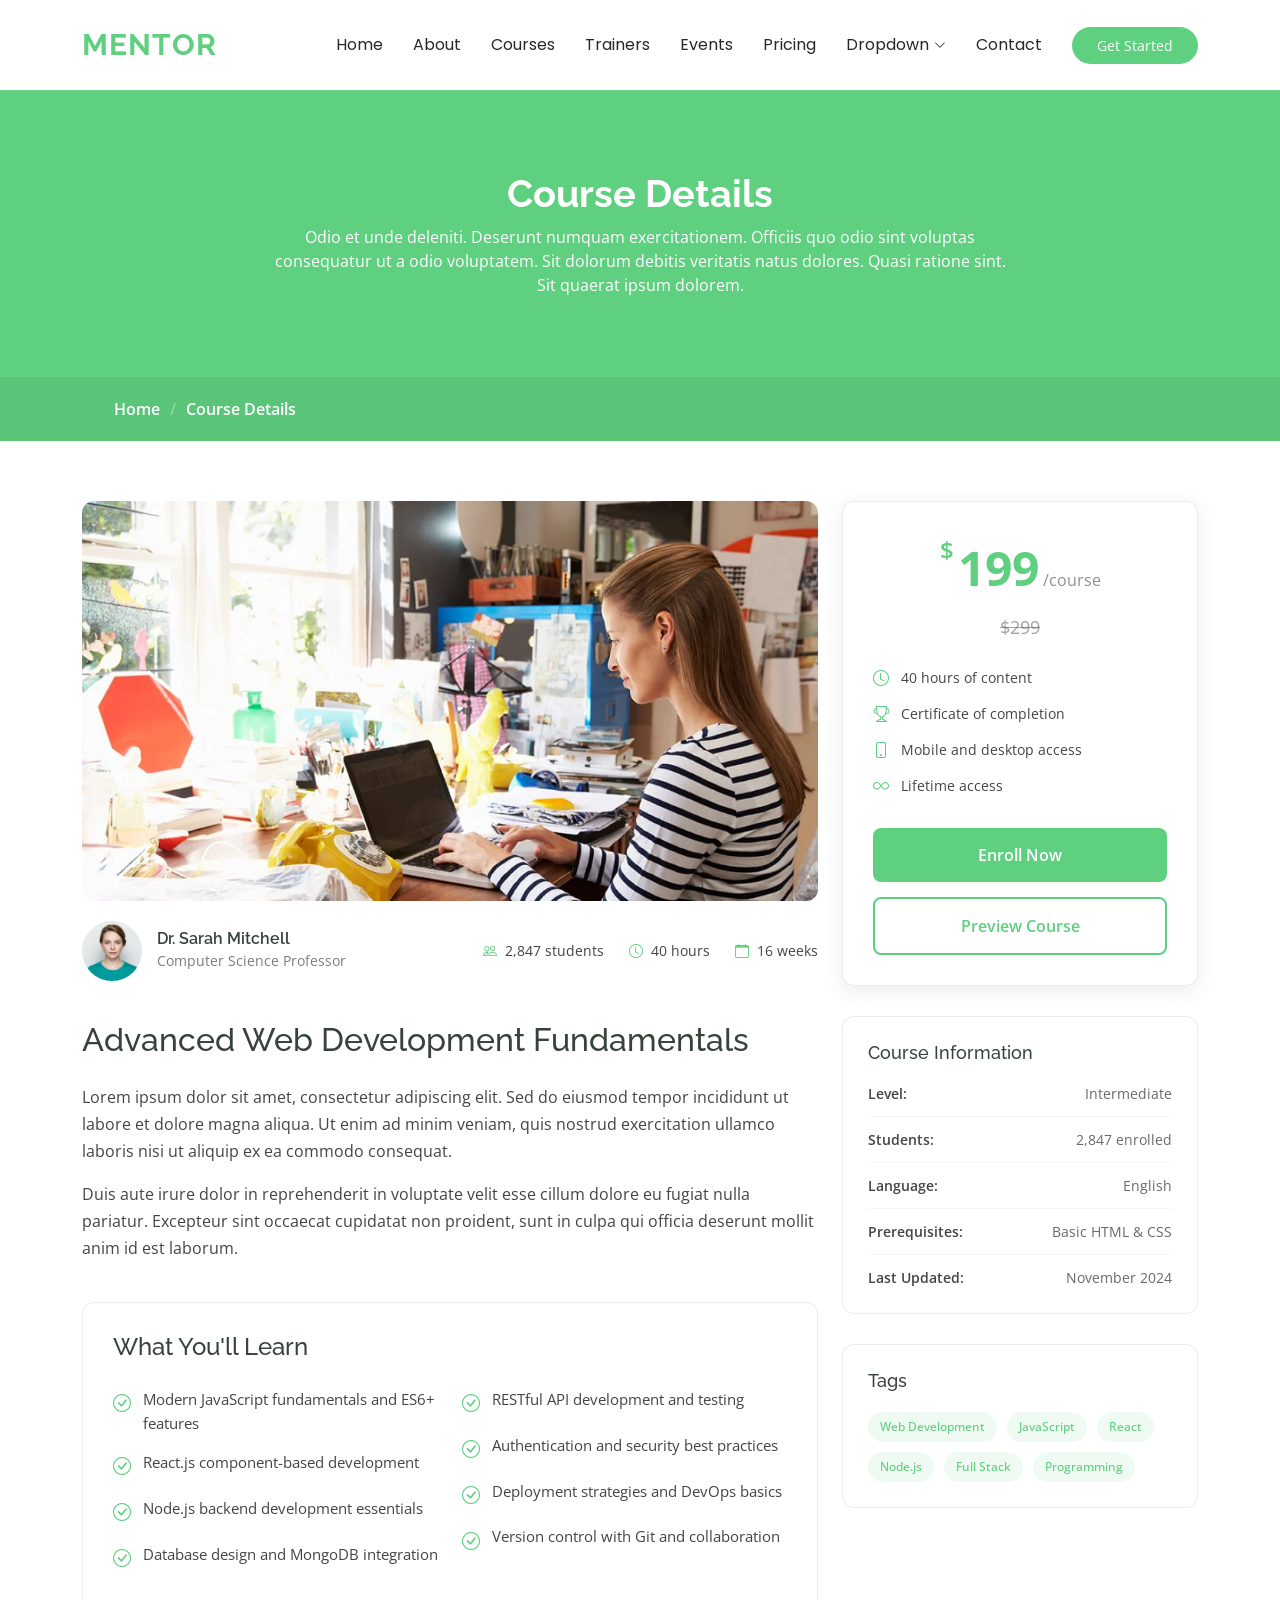
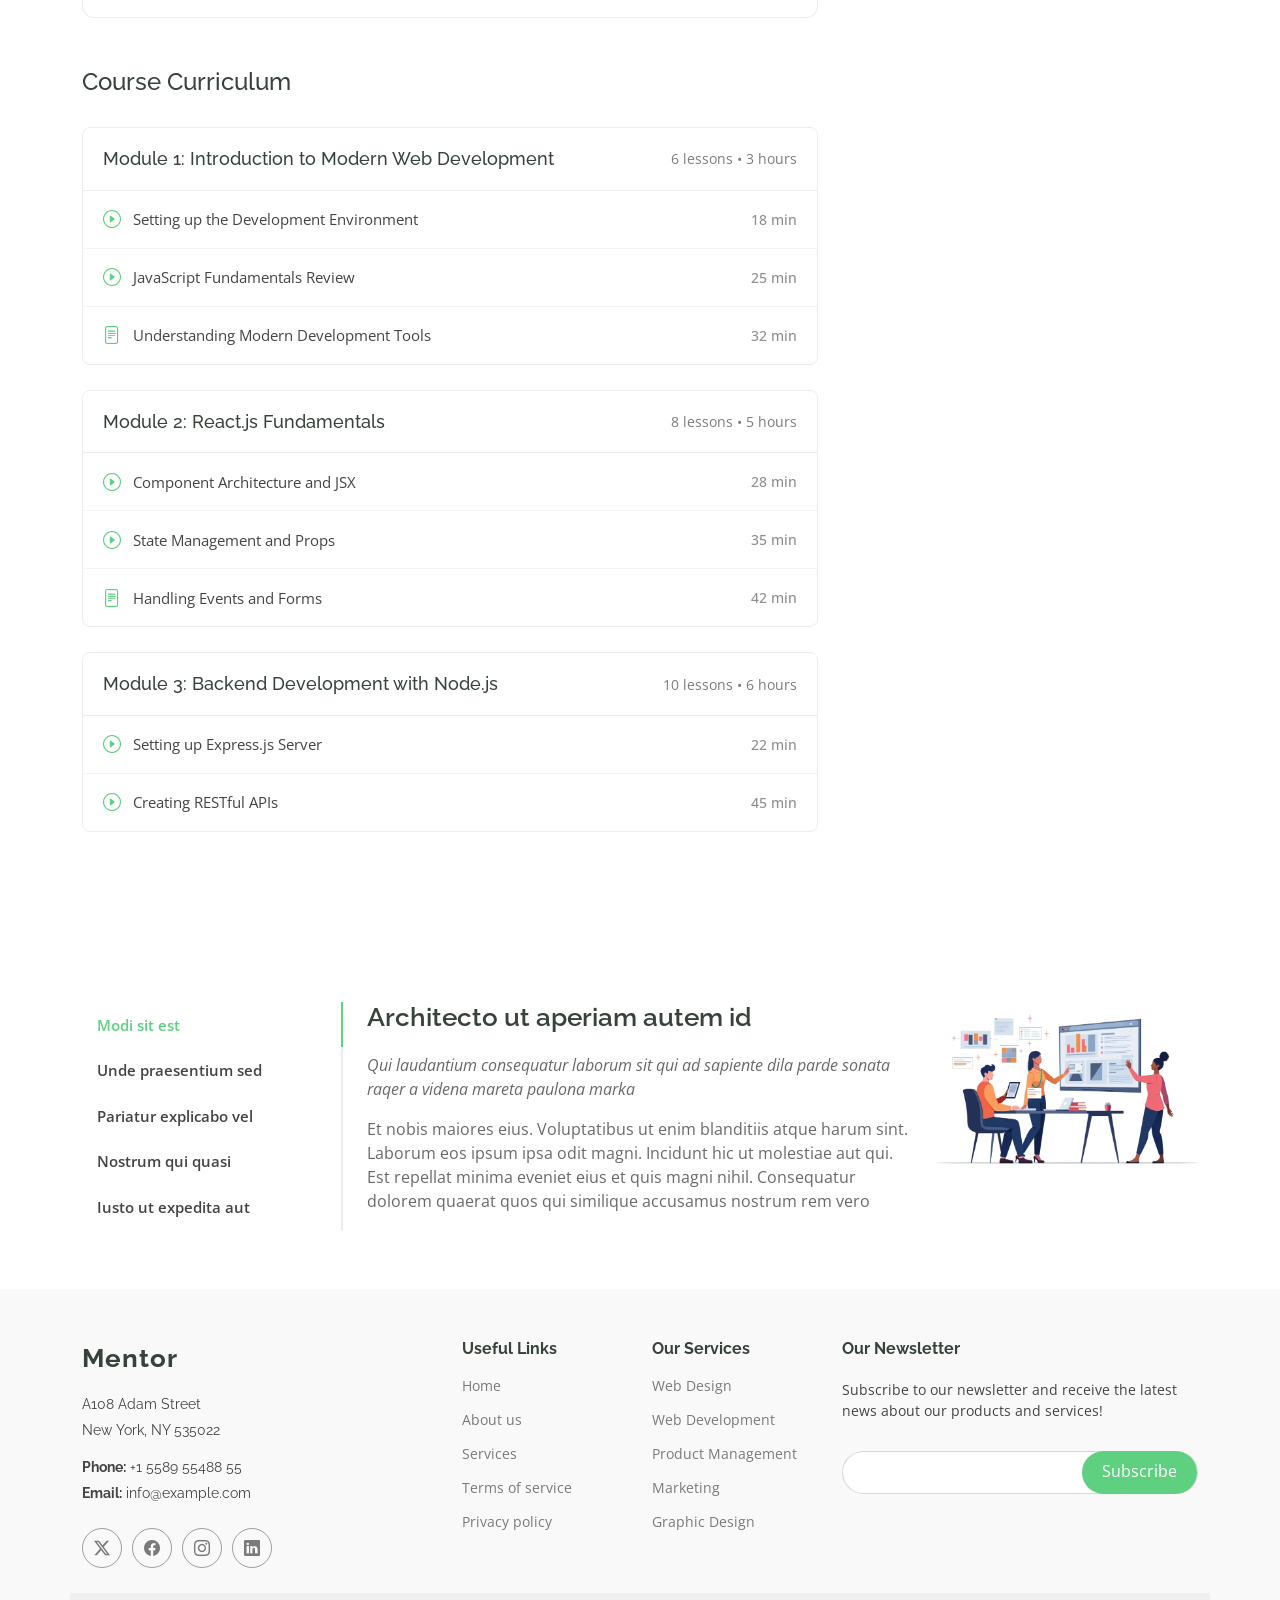
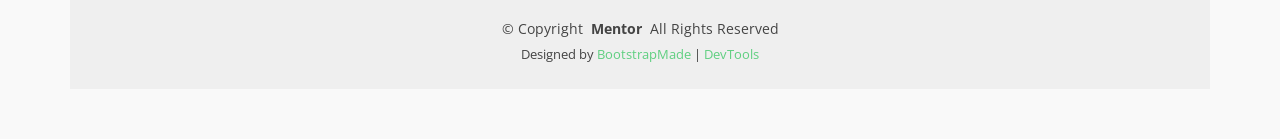
<file: course-details.html>
<!DOCTYPE html>
<html lang="en">

<head>
  <meta charset="utf-8">
  <meta content="width=device-width, initial-scale=1.0" name="viewport">
  <title>Course Details - Mentor Bootstrap Template</title>
  <meta name="description" content="">
  <meta name="keywords" content="">

  <!-- Favicons -->
  <link href="assets/img/favicon.png" rel="icon">
  <link href="assets/img/apple-touch-icon.png" rel="apple-touch-icon">

  <!-- Fonts -->
  <link href="https://fonts.googleapis.com" rel="preconnect">
  <link href="https://fonts.gstatic.com" rel="preconnect" crossorigin>
  <link href="https://fonts.googleapis.com/css2?family=Open+Sans:ital,wght@0,300;0,400;0,500;0,600;0,700;0,800;1,300;1,400;1,500;1,600;1,700;1,800&family=Poppins:ital,wght@0,100;0,200;0,300;0,400;0,500;0,600;0,700;0,800;0,900;1,100;1,200;1,300;1,400;1,500;1,600;1,700;1,800;1,900&family=Raleway:ital,wght@0,100;0,200;0,300;0,400;0,500;0,600;0,700;0,800;0,900;1,100;1,200;1,300;1,400;1,500;1,600;1,700;1,800;1,900&display=swap" rel="stylesheet">

  <!-- Vendor CSS Files -->
  <link href="assets/vendor/bootstrap/css/bootstrap.min.css" rel="stylesheet">
  <link href="assets/vendor/bootstrap-icons/bootstrap-icons.css" rel="stylesheet">
  <link href="assets/vendor/aos/aos.css" rel="stylesheet">
  <link href="assets/vendor/glightbox/css/glightbox.min.css" rel="stylesheet">
  <link href="assets/vendor/swiper/swiper-bundle.min.css" rel="stylesheet">

  <!-- Main CSS File -->
  <link href="assets/css/main.css" rel="stylesheet">

  <!-- =======================================================
  * Template Name: Mentor
  * Template URL: https://bootstrapmade.com/mentor-free-education-bootstrap-theme/
  * Updated: Jul 07 2025 with Bootstrap v5.3.7
  * Author: BootstrapMade.com
  * License: https://bootstrapmade.com/license/
  ======================================================== -->
</head>

<body class="course-details-page">

  <header id="header" class="header d-flex align-items-center sticky-top">
    <div class="container-fluid container-xl position-relative d-flex align-items-center">

      <a href="index.html" class="logo d-flex align-items-center me-auto">
        <!-- Uncomment the line below if you also wish to use an image logo -->
        <!-- <img src="assets/img/logo.webp" alt=""> -->
        <h1 class="sitename">Mentor</h1>
      </a>

      <nav id="navmenu" class="navmenu">
        <ul>
          <li><a href="index.html">Home<br></a></li>
          <li><a href="about.html">About</a></li>
          <li><a href="courses.html">Courses</a></li>
          <li><a href="trainers.html">Trainers</a></li>
          <li><a href="events.html">Events</a></li>
          <li><a href="pricing.html">Pricing</a></li>
          <li class="dropdown"><a href="#"><span>Dropdown</span> <i class="bi bi-chevron-down toggle-dropdown"></i></a>
            <ul>
              <li><a href="#">Dropdown 1</a></li>
              <li class="dropdown"><a href="#"><span>Deep Dropdown</span> <i class="bi bi-chevron-down toggle-dropdown"></i></a>
                <ul>
                  <li><a href="#">Deep Dropdown 1</a></li>
                  <li><a href="#">Deep Dropdown 2</a></li>
                  <li><a href="#">Deep Dropdown 3</a></li>
                  <li><a href="#">Deep Dropdown 4</a></li>
                  <li><a href="#">Deep Dropdown 5</a></li>
                </ul>
              </li>
              <li><a href="#">Dropdown 2</a></li>
              <li><a href="#">Dropdown 3</a></li>
              <li><a href="#">Dropdown 4</a></li>
            </ul>
          </li>
          <li><a href="contact.html">Contact</a></li>
        </ul>
        <i class="mobile-nav-toggle d-xl-none bi bi-list"></i>
      </nav>

      <a class="btn-getstarted" href="courses.html">Get Started</a>

    </div>
  </header>

  <main class="main">

    <!-- Page Title -->
    <div class="page-title" data-aos="fade">
      <div class="heading">
        <div class="container">
          <div class="row d-flex justify-content-center text-center">
            <div class="col-lg-8">
              <h1>Course Details</h1>
              <p class="mb-0">Odio et unde deleniti. Deserunt numquam exercitationem. Officiis quo odio sint voluptas consequatur ut a odio voluptatem. Sit dolorum debitis veritatis natus dolores. Quasi ratione sint. Sit quaerat ipsum dolorem.</p>
            </div>
          </div>
        </div>
      </div>
      <nav class="breadcrumbs">
        <div class="container">
          <ol>
            <li><a href="index.html">Home</a></li>
            <li class="current">Course Details</li>
          </ol>
        </div>
      </nav>
    </div><!-- End Page Title -->

    <!-- Course Details Section -->
    <section id="course-details" class="course-details section">

      <div class="container" data-aos="fade-up" data-aos-delay="100">

        <div class="row">
          <div class="col-lg-8">

            <!-- Course Header -->
            <div class="course-header" data-aos="fade-up" data-aos-delay="200">
              <div class="course-image">
                <img src="assets/img/course/course-details-1.webp" alt="Course Image" class="img-fluid">
              </div>
              <div class="course-meta">
                <div class="instructor">
                  <img src="assets/img/person/person-f-3.webp" alt="Instructor" class="instructor-avatar">
                  <div class="instructor-info">
                    <h6>Dr. Sarah Mitchell</h6>
                    <span>Computer Science Professor</span>
                  </div>
                </div>
                <div class="course-stats">
                  <div class="stat-item">
                    <i class="bi bi-people"></i>
                    <span>2,847 students</span>
                  </div>
                  <div class="stat-item">
                    <i class="bi bi-clock"></i>
                    <span>40 hours</span>
                  </div>
                  <div class="stat-item">
                    <i class="bi bi-calendar"></i>
                    <span>16 weeks</span>
                  </div>
                </div>
              </div>
            </div><!-- End Course Header -->

            <!-- Course Content -->
            <div class="course-content" data-aos="fade-up" data-aos-delay="300">
              <h2>Advanced Web Development Fundamentals</h2>

              <div class="course-description">
                <p>Lorem ipsum dolor sit amet, consectetur adipiscing elit. Sed do eiusmod tempor incididunt ut labore et dolore magna aliqua. Ut enim ad minim veniam, quis nostrud exercitation ullamco laboris nisi ut aliquip ex ea commodo consequat.</p>

                <p>Duis aute irure dolor in reprehenderit in voluptate velit esse cillum dolore eu fugiat nulla pariatur. Excepteur sint occaecat cupidatat non proident, sunt in culpa qui officia deserunt mollit anim id est laborum.</p>
              </div>

              <div class="what-you-learn">
                <h3>What You'll Learn</h3>
                <div class="row">
                  <div class="col-md-6">
                    <ul class="learn-list">
                      <li><i class="bi bi-check-circle"></i>Modern JavaScript fundamentals and ES6+ features</li>
                      <li><i class="bi bi-check-circle"></i>React.js component-based development</li>
                      <li><i class="bi bi-check-circle"></i>Node.js backend development essentials</li>
                      <li><i class="bi bi-check-circle"></i>Database design and MongoDB integration</li>
                    </ul>
                  </div>
                  <div class="col-md-6">
                    <ul class="learn-list">
                      <li><i class="bi bi-check-circle"></i>RESTful API development and testing</li>
                      <li><i class="bi bi-check-circle"></i>Authentication and security best practices</li>
                      <li><i class="bi bi-check-circle"></i>Deployment strategies and DevOps basics</li>
                      <li><i class="bi bi-check-circle"></i>Version control with Git and collaboration</li>
                    </ul>
                  </div>
                </div>
              </div>

            </div><!-- End Course Content -->

            <!-- Course Curriculum -->
            <div class="course-curriculum" data-aos="fade-up" data-aos-delay="400">
              <h3>Course Curriculum</h3>

              <div class="curriculum-section">
                <div class="section-header">
                  <h4>Module 1: Introduction to Modern Web Development</h4>
                  <span class="lessons-count">6 lessons • 3 hours</span>
                </div>
                <div class="lessons">
                  <div class="lesson-item">
                    <div class="lesson-info">
                      <i class="bi bi-play-circle"></i>
                      <span>Setting up the Development Environment</span>
                    </div>
                    <span class="lesson-duration">18 min</span>
                  </div>
                  <div class="lesson-item">
                    <div class="lesson-info">
                      <i class="bi bi-play-circle"></i>
                      <span>JavaScript Fundamentals Review</span>
                    </div>
                    <span class="lesson-duration">25 min</span>
                  </div>
                  <div class="lesson-item">
                    <div class="lesson-info">
                      <i class="bi bi-file-text"></i>
                      <span>Understanding Modern Development Tools</span>
                    </div>
                    <span class="lesson-duration">32 min</span>
                  </div>
                </div>
              </div>

              <div class="curriculum-section">
                <div class="section-header">
                  <h4>Module 2: React.js Fundamentals</h4>
                  <span class="lessons-count">8 lessons • 5 hours</span>
                </div>
                <div class="lessons">
                  <div class="lesson-item">
                    <div class="lesson-info">
                      <i class="bi bi-play-circle"></i>
                      <span>Component Architecture and JSX</span>
                    </div>
                    <span class="lesson-duration">28 min</span>
                  </div>
                  <div class="lesson-item">
                    <div class="lesson-info">
                      <i class="bi bi-play-circle"></i>
                      <span>State Management and Props</span>
                    </div>
                    <span class="lesson-duration">35 min</span>
                  </div>
                  <div class="lesson-item">
                    <div class="lesson-info">
                      <i class="bi bi-file-text"></i>
                      <span>Handling Events and Forms</span>
                    </div>
                    <span class="lesson-duration">42 min</span>
                  </div>
                </div>
              </div>

              <div class="curriculum-section">
                <div class="section-header">
                  <h4>Module 3: Backend Development with Node.js</h4>
                  <span class="lessons-count">10 lessons • 6 hours</span>
                </div>
                <div class="lessons">
                  <div class="lesson-item">
                    <div class="lesson-info">
                      <i class="bi bi-play-circle"></i>
                      <span>Setting up Express.js Server</span>
                    </div>
                    <span class="lesson-duration">22 min</span>
                  </div>
                  <div class="lesson-item">
                    <div class="lesson-info">
                      <i class="bi bi-play-circle"></i>
                      <span>Creating RESTful APIs</span>
                    </div>
                    <span class="lesson-duration">45 min</span>
                  </div>
                </div>
              </div>

            </div><!-- End Course Curriculum -->

          </div>

          <div class="col-lg-4">

            <!-- Course Sidebar -->
            <div class="course-sidebar" data-aos="fade-up" data-aos-delay="200">

              <!-- Pricing Card -->
              <div class="pricing-card">
                <div class="price">
                  <span class="currency">$</span>
                  <span class="amount">199</span>
                  <span class="period">/course</span>
                </div>
                <div class="original-price">$299</div>

                <div class="course-features">
                  <div class="feature">
                    <i class="bi bi-clock"></i>
                    <span>40 hours of content</span>
                  </div>
                  <div class="feature">
                    <i class="bi bi-trophy"></i>
                    <span>Certificate of completion</span>
                  </div>
                  <div class="feature">
                    <i class="bi bi-phone"></i>
                    <span>Mobile and desktop access</span>
                  </div>
                  <div class="feature">
                    <i class="bi bi-infinity"></i>
                    <span>Lifetime access</span>
                  </div>
                </div>

                <button class="btn-enroll">Enroll Now</button>
                <button class="btn-preview">Preview Course</button>
              </div><!-- End Pricing Card -->

              <!-- Course Info -->
              <div class="course-info-card">
                <h4>Course Information</h4>
                <div class="info-item">
                  <span class="label">Level:</span>
                  <span class="value">Intermediate</span>
                </div>
                <div class="info-item">
                  <span class="label">Students:</span>
                  <span class="value">2,847 enrolled</span>
                </div>
                <div class="info-item">
                  <span class="label">Language:</span>
                  <span class="value">English</span>
                </div>
                <div class="info-item">
                  <span class="label">Prerequisites:</span>
                  <span class="value">Basic HTML &amp; CSS</span>
                </div>
                <div class="info-item">
                  <span class="label">Last Updated:</span>
                  <span class="value">November 2024</span>
                </div>
              </div><!-- End Course Info -->

              <!-- Tags -->
              <div class="course-tags">
                <h4>Tags</h4>
                <div class="tags-list">
                  <span class="tag">Web Development</span>
                  <span class="tag">JavaScript</span>
                  <span class="tag">React</span>
                  <span class="tag">Node.js</span>
                  <span class="tag">Full Stack</span>
                  <span class="tag">Programming</span>
                </div>
              </div><!-- End Tags -->

            </div><!-- End Course Sidebar -->

          </div>

        </div>

      </div>

    </section><!-- /Course Details Section -->

    <!-- Tabs Section -->
    <section id="tabs" class="tabs section">

      <div class="container" data-aos="fade-up" data-aos-delay="100">

        <div class="row">
          <div class="col-lg-3">
            <ul class="nav nav-tabs flex-column">
              <li class="nav-item">
                <a class="nav-link active show" data-bs-toggle="tab" href="#tab-1">Modi sit est</a>
              </li>
              <li class="nav-item">
                <a class="nav-link" data-bs-toggle="tab" href="#tab-2">Unde praesentium sed</a>
              </li>
              <li class="nav-item">
                <a class="nav-link" data-bs-toggle="tab" href="#tab-3">Pariatur explicabo vel</a>
              </li>
              <li class="nav-item">
                <a class="nav-link" data-bs-toggle="tab" href="#tab-4">Nostrum qui quasi</a>
              </li>
              <li class="nav-item">
                <a class="nav-link" data-bs-toggle="tab" href="#tab-5">Iusto ut expedita aut</a>
              </li>
            </ul>
          </div>
          <div class="col-lg-9 mt-4 mt-lg-0">
            <div class="tab-content">
              <div class="tab-pane active show" id="tab-1">
                <div class="row">
                  <div class="col-lg-8 details order-2 order-lg-1">
                    <h3>Architecto ut aperiam autem id</h3>
                    <p class="fst-italic">Qui laudantium consequatur laborum sit qui ad sapiente dila parde sonata raqer a videna mareta paulona marka</p>
                    <p>Et nobis maiores eius. Voluptatibus ut enim blanditiis atque harum sint. Laborum eos ipsum ipsa odit magni. Incidunt hic ut molestiae aut qui. Est repellat minima eveniet eius et quis magni nihil. Consequatur dolorem quaerat quos qui similique accusamus nostrum rem vero</p>
                  </div>
                  <div class="col-lg-4 text-center order-1 order-lg-2">
                    <img src="assets/img/illustration/illustration-13.webp" alt="" class="img-fluid">
                  </div>
                </div>
              </div>
              <div class="tab-pane" id="tab-2">
                <div class="row">
                  <div class="col-lg-8 details order-2 order-lg-1">
                    <h3>Et blanditiis nemo veritatis excepturi</h3>
                    <p class="fst-italic">Qui laudantium consequatur laborum sit qui ad sapiente dila parde sonata raqer a videna mareta paulona marka</p>
                    <p>Ea ipsum voluptatem consequatur quis est. Illum error ullam omnis quia et reiciendis sunt sunt est. Non aliquid repellendus itaque accusamus eius et velit ipsa voluptates. Optio nesciunt eaque beatae accusamus lerode pakto madirna desera vafle de nideran pal</p>
                  </div>
                  <div class="col-lg-4 text-center order-1 order-lg-2">
                    <img src="assets/img/illustration/illustration-11.webp" alt="" class="img-fluid">
                  </div>
                </div>
              </div>
              <div class="tab-pane" id="tab-3">
                <div class="row">
                  <div class="col-lg-8 details order-2 order-lg-1">
                    <h3>Impedit facilis occaecati odio neque aperiam sit</h3>
                    <p class="fst-italic">Eos voluptatibus quo. Odio similique illum id quidem non enim fuga. Qui natus non sunt dicta dolor et. In asperiores velit quaerat perferendis aut</p>
                    <p>Iure officiis odit rerum. Harum sequi eum illum corrupti culpa veritatis quisquam. Neque necessitatibus illo rerum eum ut. Commodi ipsam minima molestiae sed laboriosam a iste odio. Earum odit nesciunt fugiat sit ullam. Soluta et harum voluptatem optio quae</p>
                  </div>
                  <div class="col-lg-4 text-center order-1 order-lg-2">
                    <img src="assets/img/illustration/illustration-14.webp" alt="" class="img-fluid">
                  </div>
                </div>
              </div>
              <div class="tab-pane" id="tab-4">
                <div class="row">
                  <div class="col-lg-8 details order-2 order-lg-1">
                    <h3>Fuga dolores inventore laboriosam ut est accusamus laboriosam dolore</h3>
                    <p class="fst-italic">Totam aperiam accusamus. Repellat consequuntur iure voluptas iure porro quis delectus</p>
                    <p>Eaque consequuntur consequuntur libero expedita in voluptas. Nostrum ipsam necessitatibus aliquam fugiat debitis quis velit. Eum ex maxime error in consequatur corporis atque. Eligendi asperiores sed qui veritatis aperiam quia a laborum inventore</p>
                  </div>
                  <div class="col-lg-4 text-center order-1 order-lg-2">
                    <img src="assets/img/illustration/illustration-12.webp" alt="" class="img-fluid">
                  </div>
                </div>
              </div>
              <div class="tab-pane" id="tab-5">
                <div class="row">
                  <div class="col-lg-8 details order-2 order-lg-1">
                    <h3>Est eveniet ipsam sindera pad rone matrelat sando reda</h3>
                    <p class="fst-italic">Omnis blanditiis saepe eos autem qui sunt debitis porro quia.</p>
                    <p>Exercitationem nostrum omnis. Ut reiciendis repudiandae minus. Omnis recusandae ut non quam ut quod eius qui. Ipsum quia odit vero atque qui quibusdam amet. Occaecati sed est sint aut vitae molestiae voluptate vel</p>
                  </div>
                  <div class="col-lg-4 text-center order-1 order-lg-2">
                    <img src="assets/img/illustration/illustration-10.webp" alt="" class="img-fluid">
                  </div>
                </div>
              </div>
            </div>
          </div>
        </div>

      </div>

    </section><!-- /Tabs Section -->

  </main>

  <footer id="footer" class="footer position-relative light-background">

    <div class="container footer-top">
      <div class="row gy-4">
        <div class="col-lg-4 col-md-6 footer-about">
          <a href="index.html" class="logo d-flex align-items-center">
            <span class="sitename">Mentor</span>
          </a>
          <div class="footer-contact pt-3">
            <p>A108 Adam Street</p>
            <p>New York, NY 535022</p>
            <p class="mt-3"><strong>Phone:</strong> <span>+1 5589 55488 55</span></p>
            <p><strong>Email:</strong> <span>info@example.com</span></p>
          </div>
          <div class="social-links d-flex mt-4">
            <a href=""><i class="bi bi-twitter-x"></i></a>
            <a href=""><i class="bi bi-facebook"></i></a>
            <a href=""><i class="bi bi-instagram"></i></a>
            <a href=""><i class="bi bi-linkedin"></i></a>
          </div>
        </div>

        <div class="col-lg-2 col-md-3 footer-links">
          <h4>Useful Links</h4>
          <ul>
            <li><a href="#">Home</a></li>
            <li><a href="#">About us</a></li>
            <li><a href="#">Services</a></li>
            <li><a href="#">Terms of service</a></li>
            <li><a href="#">Privacy policy</a></li>
          </ul>
        </div>

        <div class="col-lg-2 col-md-3 footer-links">
          <h4>Our Services</h4>
          <ul>
            <li><a href="#">Web Design</a></li>
            <li><a href="#">Web Development</a></li>
            <li><a href="#">Product Management</a></li>
            <li><a href="#">Marketing</a></li>
            <li><a href="#">Graphic Design</a></li>
          </ul>
        </div>

        <div class="col-lg-4 col-md-12 footer-newsletter">
          <h4>Our Newsletter</h4>
          <p>Subscribe to our newsletter and receive the latest news about our products and services!</p>
          <form action="#" method="post" class="email-form">
            <div class="newsletter-form"><input type="email" name="email"><input type="submit" value="Subscribe"></div>
            <div class="loading">Loading</div>
            <div class="error-message"></div>
            <div class="sent-message">Your subscription request has been sent. Thank you!</div>
          </form>
        </div>

      </div>
    </div>

    <div class="container copyright text-center mt-4">
      <p>© <span>Copyright</span> <strong class="px-1 sitename">Mentor</strong> <span>All Rights Reserved</span></p>
      <div class="credits">
        <!-- All the links in the footer should remain intact. -->
        <!-- You can delete the links only if you've purchased the pro version. -->
        <!-- Licensing information: https://bootstrapmade.com/license/ -->
        Designed by <a href="https://bootstrapmade.com/">BootstrapMade</a> | <a href="https://bootstrapmade.com/tools/">DevTools</a>
      </div>
    </div>

  </footer>

  <!-- Scroll Top -->
  <a href="#" id="scroll-top" class="scroll-top d-flex align-items-center justify-content-center"><i class="bi bi-arrow-up-short"></i></a>

  <!-- Preloader -->
  <div id="preloader"></div>

  <!-- Vendor JS Files -->
  <script src="assets/vendor/bootstrap/js/bootstrap.bundle.min.js"></script>
  <script src="assets/vendor/aos/aos.js"></script>
  <script src="assets/vendor/glightbox/js/glightbox.min.js"></script>
  <script src="assets/vendor/purecounter/purecounter_vanilla.js"></script>
  <script src="assets/vendor/swiper/swiper-bundle.min.js"></script>

  <!-- Main JS File -->
  <script src="assets/js/main.js"></script>

</body>

</html>
</file>
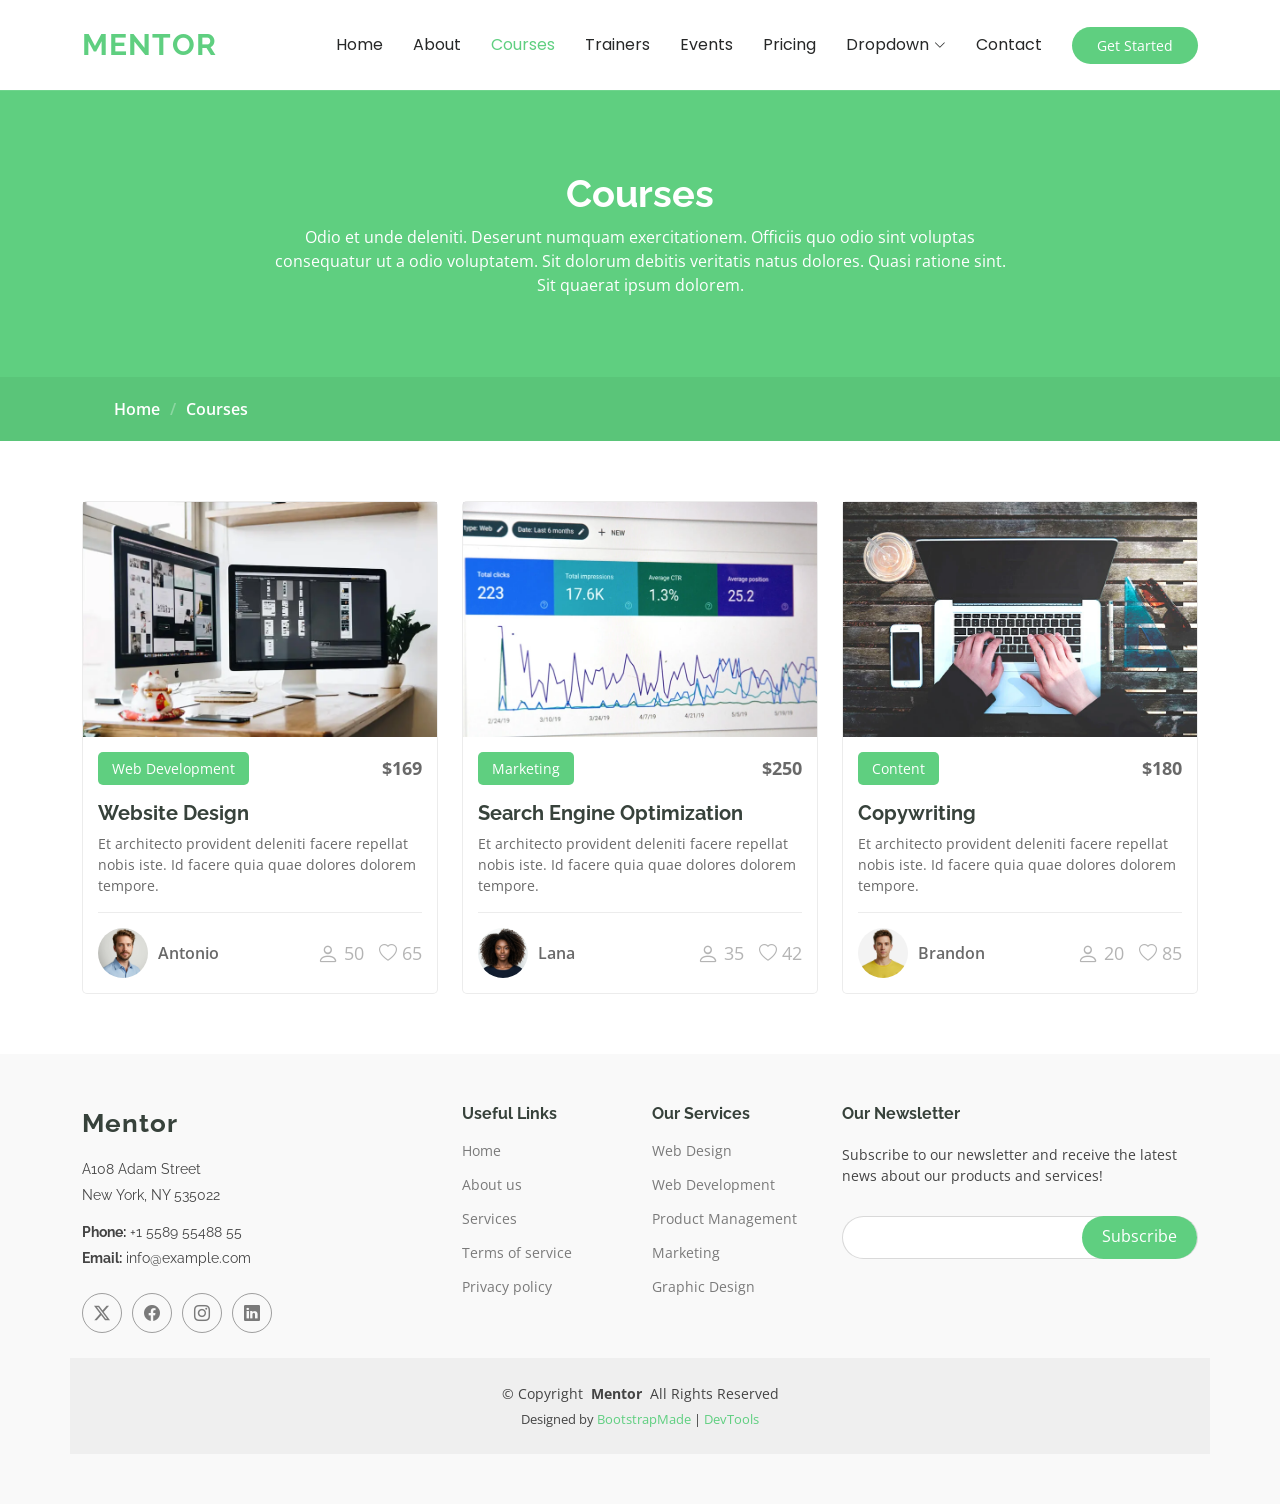
<file: courses.html>
<!DOCTYPE html>
<html lang="en">

<head>
  <meta charset="utf-8">
  <meta content="width=device-width, initial-scale=1.0" name="viewport">
  <title>Courses - Mentor Bootstrap Template</title>
  <meta name="description" content="">
  <meta name="keywords" content="">

  <!-- Favicons -->
  <link href="assets/img/favicon.png" rel="icon">
  <link href="assets/img/apple-touch-icon.png" rel="apple-touch-icon">

  <!-- Fonts -->
  <link href="https://fonts.googleapis.com" rel="preconnect">
  <link href="https://fonts.gstatic.com" rel="preconnect" crossorigin>
  <link
    href="https://fonts.googleapis.com/css2?family=Open+Sans:ital,wght@0,300;0,400;0,500;0,600;0,700;0,800;1,300;1,400;1,500;1,600;1,700;1,800&family=Poppins:ital,wght@0,100;0,200;0,300;0,400;0,500;0,600;0,700;0,800;0,900;1,100;1,200;1,300;1,400;1,500;1,600;1,700;1,800;1,900&family=Raleway:ital,wght@0,100;0,200;0,300;0,400;0,500;0,600;0,700;0,800;0,900;1,100;1,200;1,300;1,400;1,500;1,600;1,700;1,800;1,900&display=swap"
    rel="stylesheet">

  <!-- Vendor CSS Files -->
  <link href="assets/vendor/bootstrap/css/bootstrap.min.css" rel="stylesheet">
  <link href="assets/vendor/bootstrap-icons/bootstrap-icons.css" rel="stylesheet">
  <link href="assets/vendor/aos/aos.css" rel="stylesheet">
  <link href="assets/vendor/glightbox/css/glightbox.min.css" rel="stylesheet">
  <link href="assets/vendor/swiper/swiper-bundle.min.css" rel="stylesheet">

  <!-- Main CSS File -->
  <link href="assets/css/main.css" rel="stylesheet">

  <!-- =======================================================
  * Template Name: Mentor
  * Template URL: https://bootstrapmade.com/mentor-free-education-bootstrap-theme/
  * Updated: Jul 07 2025 with Bootstrap v5.3.7
  * Author: BootstrapMade.com
  * License: https://bootstrapmade.com/license/
  ======================================================== -->
</head>

<body class="courses-page">

  <header id="header" class="header d-flex align-items-center sticky-top">
    <div class="container-fluid container-xl position-relative d-flex align-items-center">

      <a href="index.html" class="logo d-flex align-items-center me-auto">
        <!-- Uncomment the line below if you also wish to use an image logo -->
        <!-- <img src="assets/img/logo.webp" alt=""> -->
        <h1 class="sitename">Mentor</h1>
      </a>

      <nav id="navmenu" class="navmenu">
        <ul>
          <li><a href="index.html">Home<br></a></li>
          <li><a href="about.html">About</a></li>
          <li><a href="courses.html" class="active">Courses</a></li>
          <li><a href="trainers.html">Trainers</a></li>
          <li><a href="events.html">Events</a></li>
          <li><a href="pricing.html">Pricing</a></li>
          <li class="dropdown"><a href="#"><span>Dropdown</span> <i class="bi bi-chevron-down toggle-dropdown"></i></a>
            <ul>
              <li><a href="#">Dropdown 1</a></li>
              <li class="dropdown"><a href="#"><span>Deep Dropdown</span> <i
                    class="bi bi-chevron-down toggle-dropdown"></i></a>
                <ul>
                  <li><a href="#">Deep Dropdown 1</a></li>
                  <li><a href="#">Deep Dropdown 2</a></li>
                  <li><a href="#">Deep Dropdown 3</a></li>
                  <li><a href="#">Deep Dropdown 4</a></li>
                  <li><a href="#">Deep Dropdown 5</a></li>
                </ul>
              </li>
              <li><a href="#">Dropdown 2</a></li>
              <li><a href="#">Dropdown 3</a></li>
              <li><a href="#">Dropdown 4</a></li>
            </ul>
          </li>
          <li><a href="contact.html">Contact</a></li>
        </ul>
        <i class="mobile-nav-toggle d-xl-none bi bi-list"></i>
      </nav>

      <a class="btn-getstarted" href="courses.html">Get Started</a>

    </div>
  </header>

  <main class="main">

    <!-- Page Title -->
    <div class="page-title" data-aos="fade">
      <div class="heading">
        <div class="container">
          <div class="row d-flex justify-content-center text-center">
            <div class="col-lg-8">
              <h1>Courses</h1>
              <p class="mb-0">Odio et unde deleniti. Deserunt numquam exercitationem. Officiis quo odio sint voluptas
                consequatur ut a odio voluptatem. Sit dolorum debitis veritatis natus dolores. Quasi ratione sint. Sit
                quaerat ipsum dolorem.</p>
            </div>
          </div>
        </div>
      </div>
      <nav class="breadcrumbs">
        <div class="container">
          <ol>
            <li><a href="index.html">Home</a></li>
            <li class="current">Courses</li>
          </ol>
        </div>
      </nav>
    </div><!-- End Page Title -->

    <!-- Courses Section -->
    <section id="courses" class="courses section">

      <div class="container">

        <div class="row">

          <div class="col-lg-4 col-md-6 d-flex align-items-stretch" data-aos="zoom-in" data-aos-delay="100">
            <div class="course-item">
              <img src="assets/img/course/course-1.webp" class="img-fluid" alt="...">
              <div class="course-content">
                <div class="d-flex justify-content-between align-items-center mb-3">
                  <p class="category">Web Development</p>
                  <p class="price">$169</p>
                </div>

                <h3><a href="course-details.html">Website Design</a></h3>
                <p class="description">Et architecto provident deleniti facere repellat nobis iste. Id facere quia quae
                  dolores dolorem tempore.</p>
                <div class="trainer d-flex justify-content-between align-items-center">
                  <div class="trainer-profile d-flex align-items-center">
                    <img src="assets/img/person/person-m-7.webp" class="img-fluid" alt="">
                    <a href="" class="trainer-link">Antonio</a>
                  </div>
                  <div class="trainer-rank d-flex align-items-center">
                    <i class="bi bi-person user-icon"></i>&nbsp;50
                    &nbsp;&nbsp;
                    <i class="bi bi-heart heart-icon"></i>&nbsp;65
                  </div>
                </div>
              </div>
            </div>
          </div> <!-- End Course Item-->

          <div class="col-lg-4 col-md-6 d-flex align-items-stretch mt-4 mt-md-0" data-aos="zoom-in"
            data-aos-delay="200">
            <div class="course-item">
              <img src="assets/img/course/course-2.webp" class="img-fluid" alt="...">
              <div class="course-content">
                <div class="d-flex justify-content-between align-items-center mb-3">
                  <p class="category">Marketing</p>
                  <p class="price">$250</p>
                </div>

                <h3><a href="course-details.html">Search Engine Optimization</a></h3>
                <p class="description">Et architecto provident deleniti facere repellat nobis iste. Id facere quia quae
                  dolores dolorem tempore.</p>
                <div class="trainer d-flex justify-content-between align-items-center">
                  <div class="trainer-profile d-flex align-items-center">
                    <img src="assets/img/person/person-f-14.webp" class="img-fluid" alt="">
                    <a href="" class="trainer-link">Lana</a>
                  </div>
                  <div class="trainer-rank d-flex align-items-center">
                    <i class="bi bi-person user-icon"></i>&nbsp;35
                    &nbsp;&nbsp;
                    <i class="bi bi-heart heart-icon"></i>&nbsp;42
                  </div>
                </div>
              </div>
            </div>
          </div> <!-- End Course Item-->

          <div class="col-lg-4 col-md-6 d-flex align-items-stretch mt-4 mt-lg-0" data-aos="zoom-in"
            data-aos-delay="300">
            <div class="course-item">
              <img src="assets/img/course/course-3.webp" class="img-fluid" alt="...">
              <div class="course-content">
                <div class="d-flex justify-content-between align-items-center mb-3">
                  <p class="category">Content</p>
                  <p class="price">$180</p>
                </div>

                <h3><a href="course-details.html">Copywriting</a></h3>
                <p class="description">Et architecto provident deleniti facere repellat nobis iste. Id facere quia quae
                  dolores dolorem tempore.</p>
                <div class="trainer d-flex justify-content-between align-items-center">
                  <div class="trainer-profile d-flex align-items-center">
                    <img src="assets/img/person/person-m-12.webp" class="img-fluid" alt="">
                    <a href="" class="trainer-link">Brandon</a>
                  </div>
                  <div class="trainer-rank d-flex align-items-center">
                    <i class="bi bi-person user-icon"></i>&nbsp;20
                    &nbsp;&nbsp;
                    <i class="bi bi-heart heart-icon"></i>&nbsp;85
                  </div>
                </div>
              </div>
            </div>
          </div> <!-- End Course Item-->

        </div>

      </div>

    </section><!-- /Courses Section -->

  </main>

  <footer id="footer" class="footer position-relative light-background">

    <div class="container footer-top">
      <div class="row gy-4">
        <div class="col-lg-4 col-md-6 footer-about">
          <a href="index.html" class="logo d-flex align-items-center">
            <span class="sitename">Mentor</span>
          </a>
          <div class="footer-contact pt-3">
            <p>A108 Adam Street</p>
            <p>New York, NY 535022</p>
            <p class="mt-3"><strong>Phone:</strong> <span>+1 5589 55488 55</span></p>
            <p><strong>Email:</strong> <span>info@example.com</span></p>
          </div>
          <div class="social-links d-flex mt-4">
            <a href=""><i class="bi bi-twitter-x"></i></a>
            <a href=""><i class="bi bi-facebook"></i></a>
            <a href=""><i class="bi bi-instagram"></i></a>
            <a href=""><i class="bi bi-linkedin"></i></a>
          </div>
        </div>

        <div class="col-lg-2 col-md-3 footer-links">
          <h4>Useful Links</h4>
          <ul>
            <li><a href="#">Home</a></li>
            <li><a href="#">About us</a></li>
            <li><a href="#">Services</a></li>
            <li><a href="#">Terms of service</a></li>
            <li><a href="#">Privacy policy</a></li>
          </ul>
        </div>

        <div class="col-lg-2 col-md-3 footer-links">
          <h4>Our Services</h4>
          <ul>
            <li><a href="#">Web Design</a></li>
            <li><a href="#">Web Development</a></li>
            <li><a href="#">Product Management</a></li>
            <li><a href="#">Marketing</a></li>
            <li><a href="#">Graphic Design</a></li>
          </ul>
        </div>

        <div class="col-lg-4 col-md-12 footer-newsletter">
          <h4>Our Newsletter</h4>
          <p>Subscribe to our newsletter and receive the latest news about our products and services!</p>
          <form action="#" method="post" class="email-form">
            <div class="newsletter-form"><input type="email" name="email"><input type="submit" value="Subscribe"></div>
            <div class="loading">Loading</div>
            <div class="error-message"></div>
            <div class="sent-message">Your subscription request has been sent. Thank you!</div>
          </form>
        </div>

      </div>
    </div>

    <div class="container copyright text-center mt-4">
      <p>© <span>Copyright</span> <strong class="px-1 sitename">Mentor</strong> <span>All Rights Reserved</span></p>
      <div class="credits">
        <!-- All the links in the footer should remain intact. -->
        <!-- You can delete the links only if you've purchased the pro version. -->
        <!-- Licensing information: https://bootstrapmade.com/license/ -->
        Designed by <a href="https://bootstrapmade.com/">BootstrapMade</a> | <a
          href="https://bootstrapmade.com/tools/">DevTools</a>
      </div>
    </div>

  </footer>

  <!-- Scroll Top -->
  <a href="#" id="scroll-top" class="scroll-top d-flex align-items-center justify-content-center"><i
      class="bi bi-arrow-up-short"></i></a>

  <!-- Preloader -->
  <div id="preloader"></div>

  <!-- Vendor JS Files -->
  <script src="assets/vendor/bootstrap/js/bootstrap.bundle.min.js"></script>
  <script src="assets/vendor/aos/aos.js"></script>
  <script src="assets/vendor/glightbox/js/glightbox.min.js"></script>
  <script src="assets/vendor/purecounter/purecounter_vanilla.js"></script>
  <script src="assets/vendor/swiper/swiper-bundle.min.js"></script>

  <!-- Main JS File -->
  <script src="assets/js/main.js"></script>

</body>

</html>
</file>
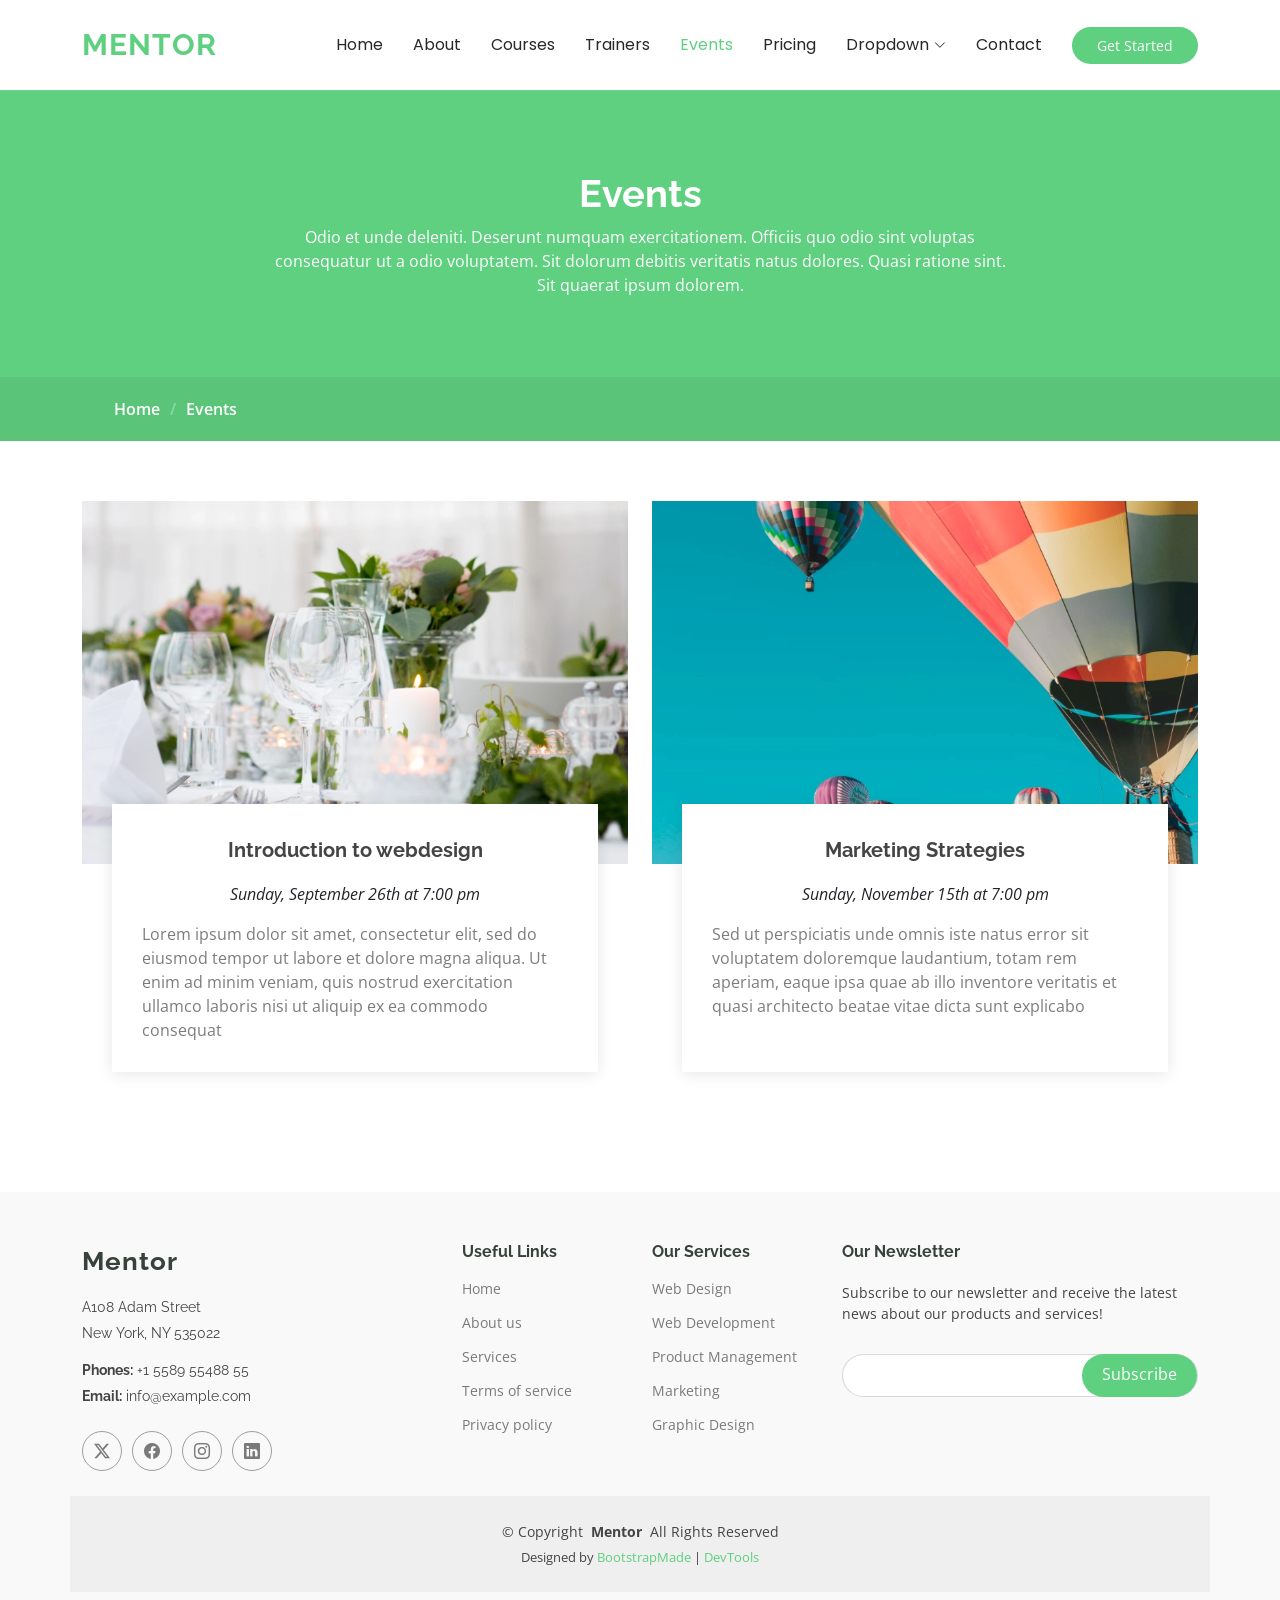
<file: events.html>
<!DOCTYPE html>
<html lang="en">

<head>
  <meta charset="utf-8">
  <meta content="width=device-width, initial-scale=1.0" name="viewport">
  <title>Events - Mentor Bootstrap Template</title>
  <meta name="description" content="">
  <meta name="keywords" content="">

  <!-- Favicons -->
  <link href="assets/img/favicon.png" rel="icon">
  <link href="assets/img/apple-touch-icon.png" rel="apple-touch-icon">

  <!-- Fonts -->
  <link href="https://fonts.googleapis.com" rel="preconnect">
  <link href="https://fonts.gstatic.com" rel="preconnect" crossorigin>
  <link href="https://fonts.googleapis.com/css2?family=Open+Sans:ital,wght@0,300;0,400;0,500;0,600;0,700;0,800;1,300;1,400;1,500;1,600;1,700;1,800&family=Poppins:ital,wght@0,100;0,200;0,300;0,400;0,500;0,600;0,700;0,800;0,900;1,100;1,200;1,300;1,400;1,500;1,600;1,700;1,800;1,900&family=Raleway:ital,wght@0,100;0,200;0,300;0,400;0,500;0,600;0,700;0,800;0,900;1,100;1,200;1,300;1,400;1,500;1,600;1,700;1,800;1,900&display=swap" rel="stylesheet">

  <!-- Vendor CSS Files -->
  <link href="assets/vendor/bootstrap/css/bootstrap.min.css" rel="stylesheet">
  <link href="assets/vendor/bootstrap-icons/bootstrap-icons.css" rel="stylesheet">
  <link href="assets/vendor/aos/aos.css" rel="stylesheet">
  <link href="assets/vendor/glightbox/css/glightbox.min.css" rel="stylesheet">
  <link href="assets/vendor/swiper/swiper-bundle.min.css" rel="stylesheet">

  <!-- Main CSS File -->
  <link href="assets/css/main.css" rel="stylesheet">

  <!-- =======================================================
  * Template Name: Mentor
  * Template URL: https://bootstrapmade.com/mentor-free-education-bootstrap-theme/
  * Updated: Jul 07 2025 with Bootstrap v5.3.7
  * Author: BootstrapMade.com
  * License: https://bootstrapmade.com/license/
  ======================================================== -->
</head>

<body class="events-page">

  <header id="header" class="header d-flex align-items-center sticky-top">
    <div class="container-fluid container-xl position-relative d-flex align-items-center">

      <a href="index.html" class="logo d-flex align-items-center me-auto">
        <!-- Uncomment the line below if you also wish to use an image logo -->
        <!-- <img src="assets/img/logo.webp" alt=""> -->
        <h1 class="sitename">Mentor</h1>
      </a>

      <nav id="navmenu" class="navmenu">
        <ul>
          <li><a href="index.html">Home<br></a></li>
          <li><a href="about.html">About</a></li>
          <li><a href="courses.html">Courses</a></li>
          <li><a href="trainers.html">Trainers</a></li>
          <li><a href="events.html" class="active">Events</a></li>
          <li><a href="pricing.html">Pricing</a></li>
          <li class="dropdown"><a href="#"><span>Dropdown</span> <i class="bi bi-chevron-down toggle-dropdown"></i></a>
            <ul>
              <li><a href="#">Dropdown 1</a></li>
              <li class="dropdown"><a href="#"><span>Deep Dropdown</span> <i class="bi bi-chevron-down toggle-dropdown"></i></a>
                <ul>
                  <li><a href="#">Deep Dropdown 1</a></li>
                  <li><a href="#">Deep Dropdown 2</a></li>
                  <li><a href="#">Deep Dropdown 3</a></li>
                  <li><a href="#">Deep Dropdown 4</a></li>
                  <li><a href="#">Deep Dropdown 5</a></li>
                </ul>
              </li>
              <li><a href="#">Dropdown 2</a></li>
              <li><a href="#">Dropdown 3</a></li>
              <li><a href="#">Dropdown 4</a></li>
            </ul>
          </li>
          <li><a href="contact.html">Contact</a></li>
        </ul>
        <i class="mobile-nav-toggle d-xl-none bi bi-list"></i>
      </nav>

      <a class="btn-getstarted" href="courses.html">Get Started</a>

    </div>
  </header>

  <main class="main">

    <!-- Page Title -->
    <div class="page-title" data-aos="fade">
      <div class="heading">
        <div class="container">
          <div class="row d-flex justify-content-center text-center">
            <div class="col-lg-8">
              <h1>Events</h1>
              <p class="mb-0">Odio et unde deleniti. Deserunt numquam exercitationem. Officiis quo odio sint voluptas consequatur ut a odio voluptatem. Sit dolorum debitis veritatis natus dolores. Quasi ratione sint. Sit quaerat ipsum dolorem.</p>
            </div>
          </div>
        </div>
      </div>
      <nav class="breadcrumbs">
        <div class="container">
          <ol>
            <li><a href="index.html">Home</a></li>
            <li class="current">Events</li>
          </ol>
        </div>
      </nav>
    </div><!-- End Page Title -->

    <!-- Events Section -->
    <section id="events" class="events section">

      <div class="container" data-aos="fade-up">

        <div class="row">
          <div class="col-md-6 d-flex align-items-stretch">
            <div class="card">
              <div class="card-img">
                <img src="assets/img/event/event-item-1.webp" alt="...">
              </div>
              <div class="card-body">
                <h5 class="card-title"><a href="">Introduction to webdesign</a></h5>
                <p class="fst-italic text-center">Sunday, September 26th at 7:00 pm</p>
                <p class="card-text">Lorem ipsum dolor sit amet, consectetur elit, sed do eiusmod tempor ut labore et dolore magna aliqua. Ut enim ad minim veniam, quis nostrud exercitation ullamco laboris nisi ut aliquip ex ea commodo consequat</p>
              </div>
            </div>
          </div>
          <div class="col-md-6 d-flex align-items-stretch">
            <div class="card">
              <div class="card-img">
                <img src="assets/img/event/event-item-2.webp" alt="...">
              </div>
              <div class="card-body">
                <h5 class="card-title"><a href="">Marketing Strategies</a></h5>
                <p class="fst-italic text-center">Sunday, November 15th at 7:00 pm</p>
                <p class="card-text">Sed ut perspiciatis unde omnis iste natus error sit voluptatem doloremque laudantium, totam rem aperiam, eaque ipsa quae ab illo inventore veritatis et quasi architecto beatae vitae dicta sunt explicabo</p>
              </div>
            </div>

          </div>
        </div>

      </div>

    </section><!-- /Events Section -->

  </main>

  <footer id="footer" class="footer position-relative light-background">

    <div class="container footer-top">
      <div class="row gy-4">
        <div class="col-lg-4 col-md-6 footer-about">
          <a href="index.html" class="logo d-flex align-items-center">
            <span class="sitename">Mentor</span>
          </a>
          <div class="footer-contact pt-3">
            <p>A108 Adam Street</p>
            <p>New York, NY 535022</p>
            <p class="mt-3"><strong>Phones:</strong> <span>+1 5589 55488 55</span></p>
            <p><strong>Email:</strong> <span>info@example.com</span></p>
          </div>
          <div class="social-links d-flex mt-4">
            <a href=""><i class="bi bi-twitter-x"></i></a>
            <a href=""><i class="bi bi-facebook"></i></a>
            <a href=""><i class="bi bi-instagram"></i></a>
            <a href=""><i class="bi bi-linkedin"></i></a>
          </div>
        </div>

        <div class="col-lg-2 col-md-3 footer-links">
          <h4>Useful Links</h4>
          <ul>
            <li><a href="#">Home</a></li>
            <li><a href="#">About us</a></li>
            <li><a href="#">Services</a></li>
            <li><a href="#">Terms of service</a></li>
            <li><a href="#">Privacy policy</a></li>
          </ul>
        </div>

        <div class="col-lg-2 col-md-3 footer-links">
          <h4>Our Services</h4>
          <ul>
            <li><a href="#">Web Design</a></li>
            <li><a href="#">Web Development</a></li>
            <li><a href="#">Product Management</a></li>
            <li><a href="#">Marketing</a></li>
            <li><a href="#">Graphic Design</a></li>
          </ul>
        </div>

        <div class="col-lg-4 col-md-12 footer-newsletter">
          <h4>Our Newsletter</h4>
          <p>Subscribe to our newsletter and receive the latest news about our products and services!</p>
          <form action="#" method="post" class="email-form">
            <div class="newsletter-form"><input type="email" name="email"><input type="submit" value="Subscribe"></div>
            <div class="loading">Loading</div>
            <div class="error-message"></div>
            <div class="sent-message">Your subscription request has been sent. Thank you!</div>
          </form>
        </div>

      </div>
    </div>

    <div class="container copyright text-center mt-4">
      <p>© <span>Copyright</span> <strong class="px-1 sitename">Mentor</strong> <span>All Rights Reserved</span></p>
      <div class="credits">
        <!-- All the links in the footer should remain intact. -->
        <!-- You can delete the links only if you've purchased the pro version. -->
        <!-- Licensing information: https://bootstrapmade.com/license/ -->
        Designed by <a href="https://bootstrapmade.com/">BootstrapMade</a> | <a href="https://bootstrapmade.com/tools/">DevTools</a>
      </div>
    </div>

  </footer>

  <!-- Scroll Top -->
  <a href="#" id="scroll-top" class="scroll-top d-flex align-items-center justify-content-center"><i class="bi bi-arrow-up-short"></i></a>

  <!-- Preloader -->
  <div id="preloader"></div>

  <!-- Vendor JS Files -->
  <script src="assets/vendor/bootstrap/js/bootstrap.bundle.min.js"></script>
  <script src="assets/vendor/aos/aos.js"></script>
  <script src="assets/vendor/glightbox/js/glightbox.min.js"></script>
  <script src="assets/vendor/purecounter/purecounter_vanilla.js"></script>
  <script src="assets/vendor/swiper/swiper-bundle.min.js"></script>

  <!-- Main JS File -->
  <script src="assets/js/main.js"></script>

</body>

</html>
</file>
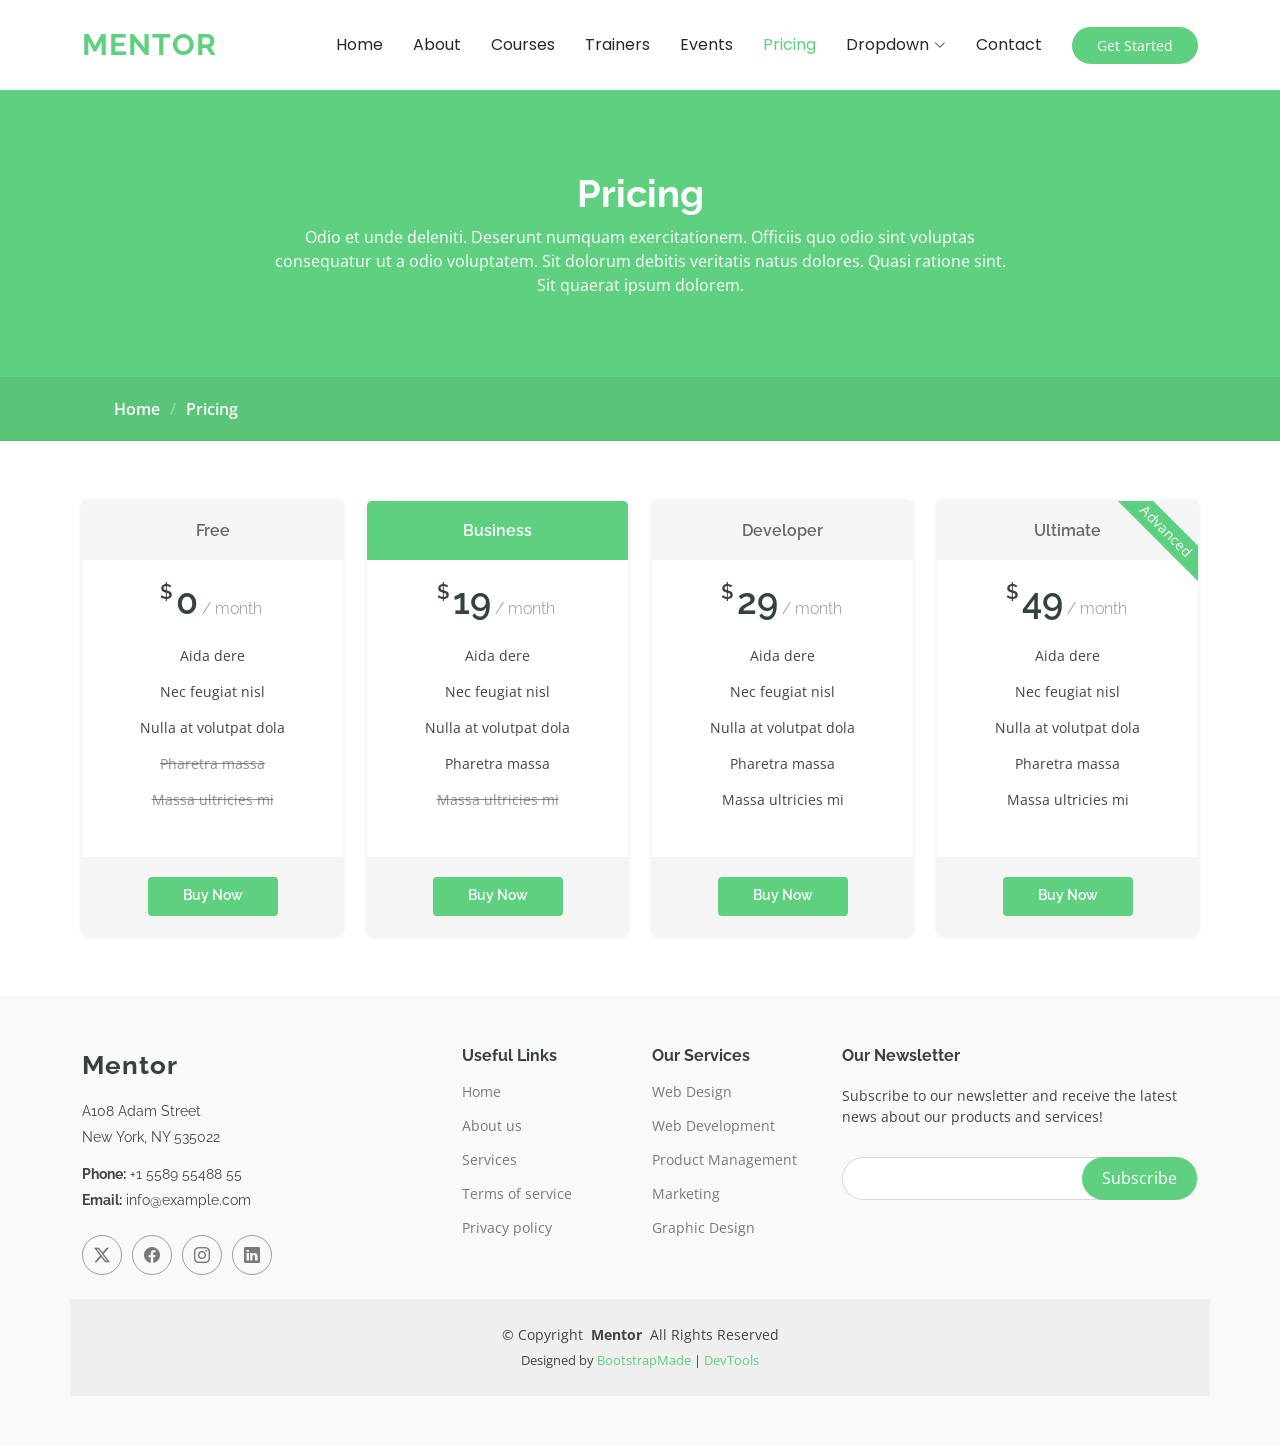
<file: pricing.html>
<!DOCTYPE html>
<html lang="en">

<head>
  <meta charset="utf-8">
  <meta content="width=device-width, initial-scale=1.0" name="viewport">
  <title>Pricing - Mentor Bootstrap Templates</title>
  <meta name="description" content="">
  <meta name="keywords" content="">

  <!-- Favicons -->
  <link href="assets/img/favicon.png" rel="icon">
  <link href="assets/img/apple-touch-icon.png" rel="apple-touch-icon">

  <!-- Fonts -->
  <link href="https://fonts.googleapis.com" rel="preconnect">
  <link href="https://fonts.gstatic.com" rel="preconnect" crossorigin>
  <link href="https://fonts.googleapis.com/css2?family=Open+Sans:ital,wght@0,300;0,400;0,500;0,600;0,700;0,800;1,300;1,400;1,500;1,600;1,700;1,800&family=Poppins:ital,wght@0,100;0,200;0,300;0,400;0,500;0,600;0,700;0,800;0,900;1,100;1,200;1,300;1,400;1,500;1,600;1,700;1,800;1,900&family=Raleway:ital,wght@0,100;0,200;0,300;0,400;0,500;0,600;0,700;0,800;0,900;1,100;1,200;1,300;1,400;1,500;1,600;1,700;1,800;1,900&display=swap" rel="stylesheet">

  <!-- Vendor CSS Files -->
  <link href="assets/vendor/bootstrap/css/bootstrap.min.css" rel="stylesheet">
  <link href="assets/vendor/bootstrap-icons/bootstrap-icons.css" rel="stylesheet">
  <link href="assets/vendor/aos/aos.css" rel="stylesheet">
  <link href="assets/vendor/glightbox/css/glightbox.min.css" rel="stylesheet">
  <link href="assets/vendor/swiper/swiper-bundle.min.css" rel="stylesheet">

  <!-- Main CSS File -->
  <link href="assets/css/main.css" rel="stylesheet">

  <!-- =======================================================
  * Template Name: Mentor
  * Template URL: https://bootstrapmade.com/mentor-free-education-bootstrap-theme/
  * Updated: Jul 07 2025 with Bootstrap v5.3.7
  * Author: BootstrapMade.com
  * License: https://bootstrapmade.com/license/
  ======================================================== -->
</head>

<body class="pricing-page">

  <header id="header" class="header d-flex align-items-center sticky-top">
    <div class="container-fluid container-xl position-relative d-flex align-items-center">

      <a href="index.html" class="logo d-flex align-items-center me-auto">
        <!-- Uncomment the line below if you also wish to use an image logo -->
        <!-- <img src="assets/img/logo.webp" alt=""> -->
        <h1 class="sitename">Mentor</h1>
      </a>

      <nav id="navmenu" class="navmenu">
        <ul>
          <li><a href="index.html">Home<br></a></li>
          <li><a href="about.html">About</a></li>
          <li><a href="courses.html">Courses</a></li>
          <li><a href="trainers.html">Trainers</a></li>
          <li><a href="events.html">Events</a></li>
          <li><a href="pricing.html" class="active">Pricing</a></li>
          <li class="dropdown"><a href="#"><span>Dropdown</span> <i class="bi bi-chevron-down toggle-dropdown"></i></a>
            <ul>
              <li><a href="#">Dropdown 1</a></li>
              <li class="dropdown"><a href="#"><span>Deep Dropdown</span> <i class="bi bi-chevron-down toggle-dropdown"></i></a>
                <ul>
                  <li><a href="#">Deep Dropdown 1</a></li>
                  <li><a href="#">Deep Dropdown 2</a></li>
                  <li><a href="#">Deep Dropdown 3</a></li>
                  <li><a href="#">Deep Dropdown 4</a></li>
                  <li><a href="#">Deep Dropdown 5</a></li>
                </ul>
              </li>
              <li><a href="#">Dropdown 2</a></li>
              <li><a href="#">Dropdown 3</a></li>
              <li><a href="#">Dropdown 4</a></li>
            </ul>
          </li>
          <li><a href="contact.html">Contact</a></li>
        </ul>
        <i class="mobile-nav-toggle d-xl-none bi bi-list"></i>
      </nav>

      <a class="btn-getstarted" href="courses.html">Get Started</a>

    </div>
  </header>

  <main class="main">

    <!-- Page Title -->
    <div class="page-title" data-aos="fade">
      <div class="heading">
        <div class="container">
          <div class="row d-flex justify-content-center text-center">
            <div class="col-lg-8">
              <h1>Pricing</h1>
              <p class="mb-0">Odio et unde deleniti. Deserunt numquam exercitationem. Officiis quo odio sint voluptas consequatur ut a odio voluptatem. Sit dolorum debitis veritatis natus dolores. Quasi ratione sint. Sit quaerat ipsum dolorem.</p>
            </div>
          </div>
        </div>
      </div>
      <nav class="breadcrumbs">
        <div class="container">
          <ol>
            <li><a href="index.html">Home</a></li>
            <li class="current">Pricing</li>
          </ol>
        </div>
      </nav>
    </div><!-- End Page Title -->

    <!-- Pricing Section -->
    <section id="pricing" class="pricing section">

      <div class="container">

        <div class="row gy-3">

          <div class="col-xl-3 col-lg-6" data-aos="fade-up" data-aos-delay="100">
            <div class="pricing-item">
              <h3>Free</h3>
              <h4><sup>$</sup>0<span> / month</span></h4>
              <ul>
                <li>Aida dere</li>
                <li>Nec feugiat nisl</li>
                <li>Nulla at volutpat dola</li>
                <li class="na">Pharetra massa</li>
                <li class="na">Massa ultricies mi</li>
              </ul>
              <div class="btn-wrap">
                <a href="#" class="btn-buy">Buy Now</a>
              </div>
            </div>
          </div><!-- End Pricing Item -->

          <div class="col-xl-3 col-lg-6" data-aos="fade-up" data-aos-delay="200">
            <div class="pricing-item featured">
              <h3>Business</h3>
              <h4><sup>$</sup>19<span> / month</span></h4>
              <ul>
                <li>Aida dere</li>
                <li>Nec feugiat nisl</li>
                <li>Nulla at volutpat dola</li>
                <li>Pharetra massa</li>
                <li class="na">Massa ultricies mi</li>
              </ul>
              <div class="btn-wrap">
                <a href="#" class="btn-buy">Buy Now</a>
              </div>
            </div>
          </div><!-- End Pricing Item -->

          <div class="col-xl-3 col-lg-6" data-aos="fade-up" data-aos-delay="400">
            <div class="pricing-item">
              <h3>Developer</h3>
              <h4><sup>$</sup>29<span> / month</span></h4>
              <ul>
                <li>Aida dere</li>
                <li>Nec feugiat nisl</li>
                <li>Nulla at volutpat dola</li>
                <li>Pharetra massa</li>
                <li>Massa ultricies mi</li>
              </ul>
              <div class="btn-wrap">
                <a href="#" class="btn-buy">Buy Now</a>
              </div>
            </div>
          </div><!-- End Pricing Item -->

          <div class="col-xl-3 col-lg-6" data-aos="fade-up" data-aos-delay="400">
            <div class="pricing-item">
              <span class="advanced">Advanced</span>
              <h3>Ultimate</h3>
              <h4><sup>$</sup>49<span> / month</span></h4>
              <ul>
                <li>Aida dere</li>
                <li>Nec feugiat nisl</li>
                <li>Nulla at volutpat dola</li>
                <li>Pharetra massa</li>
                <li>Massa ultricies mi</li>
              </ul>
              <div class="btn-wrap">
                <a href="#" class="btn-buy">Buy Now</a>
              </div>
            </div>
          </div><!-- End Pricing Item -->

        </div>

      </div>

    </section><!-- /Pricing Section -->

  </main>

  <footer id="footer" class="footer position-relative light-background">

    <div class="container footer-top">
      <div class="row gy-4">
        <div class="col-lg-4 col-md-6 footer-about">
          <a href="index.html" class="logo d-flex align-items-center">
            <span class="sitename">Mentor</span>
          </a>
          <div class="footer-contact pt-3">
            <p>A108 Adam Street</p>
            <p>New York, NY 535022</p>
            <p class="mt-3"><strong>Phone:</strong> <span>+1 5589 55488 55</span></p>
            <p><strong>Email:</strong> <span>info@example.com</span></p>
          </div>
          <div class="social-links d-flex mt-4">
            <a href=""><i class="bi bi-twitter-x"></i></a>
            <a href=""><i class="bi bi-facebook"></i></a>
            <a href=""><i class="bi bi-instagram"></i></a>
            <a href=""><i class="bi bi-linkedin"></i></a>
          </div>
        </div>

        <div class="col-lg-2 col-md-3 footer-links">
          <h4>Useful Links</h4>
          <ul>
            <li><a href="#">Home</a></li>
            <li><a href="#">About us</a></li>
            <li><a href="#">Services</a></li>
            <li><a href="#">Terms of service</a></li>
            <li><a href="#">Privacy policy</a></li>
          </ul>
        </div>

        <div class="col-lg-2 col-md-3 footer-links">
          <h4>Our Services</h4>
          <ul>
            <li><a href="#">Web Design</a></li>
            <li><a href="#">Web Development</a></li>
            <li><a href="#">Product Management</a></li>
            <li><a href="#">Marketing</a></li>
            <li><a href="#">Graphic Design</a></li>
          </ul>
        </div>

        <div class="col-lg-4 col-md-12 footer-newsletter">
          <h4>Our Newsletter</h4>
          <p>Subscribe to our newsletter and receive the latest news about our products and services!</p>
          <form action="#" method="post" class="email-form">
            <div class="newsletter-form"><input type="email" name="email"><input type="submit" value="Subscribe"></div>
            <div class="loading">Loading</div>
            <div class="error-message"></div>
            <div class="sent-message">Your subscription request has been sent. Thank you!</div>
          </form>
        </div>

      </div>
    </div>

    <div class="container copyright text-center mt-4">
      <p>© <span>Copyright</span> <strong class="px-1 sitename">Mentor</strong> <span>All Rights Reserved</span></p>
      <div class="credits">
        <!-- All the links in the footer should remain intact. -->
        <!-- You can delete the links only if you've purchased the pro version. -->
        <!-- Licensing information: https://bootstrapmade.com/license/ -->
        Designed by <a href="https://bootstrapmade.com/">BootstrapMade</a> | <a href="https://bootstrapmade.com/tools/">DevTools</a>
      </div>
    </div>

  </footer>

  <!-- Scroll Top -->
  <a href="#" id="scroll-top" class="scroll-top d-flex align-items-center justify-content-center"><i class="bi bi-arrow-up-short"></i></a>

  <!-- Preloader -->
  <div id="preloader"></div>

  <!-- Vendor JS Files -->
  <script src="assets/vendor/bootstrap/js/bootstrap.bundle.min.js"></script>
  <script src="assets/vendor/aos/aos.js"></script>
  <script src="assets/vendor/glightbox/js/glightbox.min.js"></script>
  <script src="assets/vendor/purecounter/purecounter_vanilla.js"></script>
  <script src="assets/vendor/swiper/swiper-bundle.min.js"></script>

  <!-- Main JS File -->
  <script src="assets/js/main.js"></script>

</body>

</html>
</file>
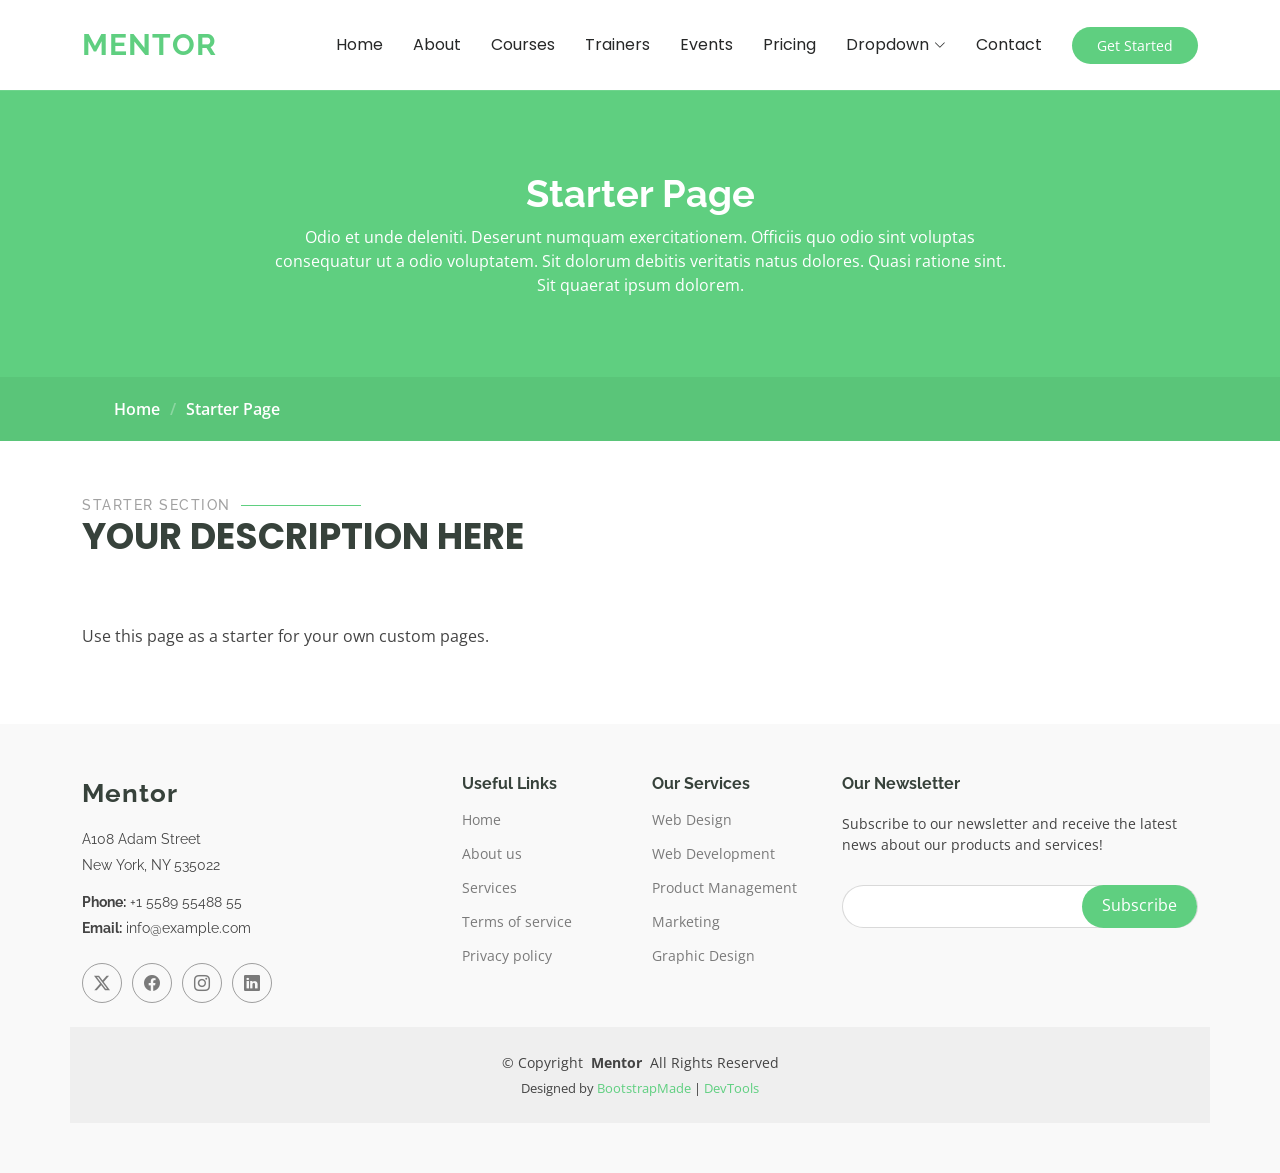
<file: starter-page.html>
<!DOCTYPE html>
<html lang="en">

<head>
  <meta charset="utf-8">
  <meta content="width=device-width, initial-scale=1.0" name="viewport">
  <title>Starter Page - Mentor Bootstrap Template</title>
  <meta name="description" content="">
  <meta name="keywords" content="">

  <!-- Favicons -->
  <link href="assets/img/favicon.png" rel="icon">
  <link href="assets/img/apple-touch-icon.png" rel="apple-touch-icon">

  <!-- Fonts -->
  <link href="https://fonts.googleapis.com" rel="preconnect">
  <link href="https://fonts.gstatic.com" rel="preconnect" crossorigin>
  <link href="https://fonts.googleapis.com/css2?family=Open+Sans:ital,wght@0,300;0,400;0,500;0,600;0,700;0,800;1,300;1,400;1,500;1,600;1,700;1,800&family=Poppins:ital,wght@0,100;0,200;0,300;0,400;0,500;0,600;0,700;0,800;0,900;1,100;1,200;1,300;1,400;1,500;1,600;1,700;1,800;1,900&family=Raleway:ital,wght@0,100;0,200;0,300;0,400;0,500;0,600;0,700;0,800;0,900;1,100;1,200;1,300;1,400;1,500;1,600;1,700;1,800;1,900&display=swap" rel="stylesheet">

  <!-- Vendor CSS Files -->
  <link href="assets/vendor/bootstrap/css/bootstrap.min.css" rel="stylesheet">
  <link href="assets/vendor/bootstrap-icons/bootstrap-icons.css" rel="stylesheet">
  <link href="assets/vendor/aos/aos.css" rel="stylesheet">
  <link href="assets/vendor/glightbox/css/glightbox.min.css" rel="stylesheet">
  <link href="assets/vendor/swiper/swiper-bundle.min.css" rel="stylesheet">

  <!-- Main CSS File -->
  <link href="assets/css/main.css" rel="stylesheet">

  <!-- =======================================================
  * Template Name: Mentor
  * Template URL: https://bootstrapmade.com/mentor-free-education-bootstrap-theme/
  * Updated: Jul 07 2025 with Bootstrap v5.3.7
  * Author: BootstrapMade.com
  * License: https://bootstrapmade.com/license/
  ======================================================== -->
</head>

<body class="starter-page-page">

  <header id="header" class="header d-flex align-items-center sticky-top">
    <div class="container-fluid container-xl position-relative d-flex align-items-center">

      <a href="index.html" class="logo d-flex align-items-center me-auto">
        <!-- Uncomment the line below if you also wish to use an image logo -->
        <!-- <img src="assets/img/logo.webp" alt=""> -->
        <h1 class="sitename">Mentor</h1>
      </a>

      <nav id="navmenu" class="navmenu">
        <ul>
          <li><a href="index.html">Home<br></a></li>
          <li><a href="about.html">About</a></li>
          <li><a href="courses.html">Courses</a></li>
          <li><a href="trainers.html">Trainers</a></li>
          <li><a href="events.html">Events</a></li>
          <li><a href="pricing.html">Pricing</a></li>
          <li class="dropdown"><a href="#"><span>Dropdown</span> <i class="bi bi-chevron-down toggle-dropdown"></i></a>
            <ul>
              <li><a href="#">Dropdown 1</a></li>
              <li class="dropdown"><a href="#"><span>Deep Dropdown</span> <i class="bi bi-chevron-down toggle-dropdown"></i></a>
                <ul>
                  <li><a href="#">Deep Dropdown 1</a></li>
                  <li><a href="#">Deep Dropdown 2</a></li>
                  <li><a href="#">Deep Dropdown 3</a></li>
                  <li><a href="#">Deep Dropdown 4</a></li>
                  <li><a href="#">Deep Dropdown 5</a></li>
                </ul>
              </li>
              <li><a href="#">Dropdown 2</a></li>
              <li><a href="#">Dropdown 3</a></li>
              <li><a href="#">Dropdown 4</a></li>
            </ul>
          </li>
          <li><a href="contact.html">Contact</a></li>
        </ul>
        <i class="mobile-nav-toggle d-xl-none bi bi-list"></i>
      </nav>

      <a class="btn-getstarted" href="courses.html">Get Started</a>

    </div>
  </header>

  <main class="main">

    <!-- Page Title -->
    <div class="page-title" data-aos="fade">
      <div class="heading">
        <div class="container">
          <div class="row d-flex justify-content-center text-center">
            <div class="col-lg-8">
              <h1>Starter Page</h1>
              <p class="mb-0">Odio et unde deleniti. Deserunt numquam exercitationem. Officiis quo odio sint voluptas consequatur ut a odio voluptatem. Sit dolorum debitis veritatis natus dolores. Quasi ratione sint. Sit quaerat ipsum dolorem.</p>
            </div>
          </div>
        </div>
      </div>
      <nav class="breadcrumbs">
        <div class="container">
          <ol>
            <li><a href="index.html">Home</a></li>
            <li class="current">Starter Page</li>
          </ol>
        </div>
      </nav>
    </div><!-- End Page Title -->

    <!-- Starter Section Section -->
    <section id="starter-section" class="starter-section section">

      <!-- Section Title -->
      <div class="container section-title" data-aos="fade-up">
        <h2>Starter Section</h2>
        <p>Your Description Here<br></p>
      </div><!-- End Section Title -->

      <div class="container" data-aos="fade-up">
        <p>Use this page as a starter for your own custom pages.</p>
      </div>

    </section><!-- /Starter Section Section -->

  </main>

  <footer id="footer" class="footer position-relative light-background">

    <div class="container footer-top">
      <div class="row gy-4">
        <div class="col-lg-4 col-md-6 footer-about">
          <a href="index.html" class="logo d-flex align-items-center">
            <span class="sitename">Mentor</span>
          </a>
          <div class="footer-contact pt-3">
            <p>A108 Adam Street</p>
            <p>New York, NY 535022</p>
            <p class="mt-3"><strong>Phone:</strong> <span>+1 5589 55488 55</span></p>
            <p><strong>Email:</strong> <span>info@example.com</span></p>
          </div>
          <div class="social-links d-flex mt-4">
            <a href=""><i class="bi bi-twitter-x"></i></a>
            <a href=""><i class="bi bi-facebook"></i></a>
            <a href=""><i class="bi bi-instagram"></i></a>
            <a href=""><i class="bi bi-linkedin"></i></a>
          </div>
        </div>

        <div class="col-lg-2 col-md-3 footer-links">
          <h4>Useful Links</h4>
          <ul>
            <li><a href="#">Home</a></li>
            <li><a href="#">About us</a></li>
            <li><a href="#">Services</a></li>
            <li><a href="#">Terms of service</a></li>
            <li><a href="#">Privacy policy</a></li>
          </ul>
        </div>

        <div class="col-lg-2 col-md-3 footer-links">
          <h4>Our Services</h4>
          <ul>
            <li><a href="#">Web Design</a></li>
            <li><a href="#">Web Development</a></li>
            <li><a href="#">Product Management</a></li>
            <li><a href="#">Marketing</a></li>
            <li><a href="#">Graphic Design</a></li>
          </ul>
        </div>

        <div class="col-lg-4 col-md-12 footer-newsletter">
          <h4>Our Newsletter</h4>
          <p>Subscribe to our newsletter and receive the latest news about our products and services!</p>
          <form action="#" method="post" class="email-form">
            <div class="newsletter-form"><input type="email" name="email"><input type="submit" value="Subscribe"></div>
            <div class="loading">Loading</div>
            <div class="error-message"></div>
            <div class="sent-message">Your subscription request has been sent. Thank you!</div>
          </form>
        </div>

      </div>
    </div>

    <div class="container copyright text-center mt-4">
      <p>© <span>Copyright</span> <strong class="px-1 sitename">Mentor</strong> <span>All Rights Reserved</span></p>
      <div class="credits">
        <!-- All the links in the footer should remain intact. -->
        <!-- You can delete the links only if you've purchased the pro version. -->
        <!-- Licensing information: https://bootstrapmade.com/license/ -->
        Designed by <a href="https://bootstrapmade.com/">BootstrapMade</a> | <a href="https://bootstrapmade.com/tools/">DevTools</a>
      </div>
    </div>

  </footer>

  <!-- Scroll Top -->
  <a href="#" id="scroll-top" class="scroll-top d-flex align-items-center justify-content-center"><i class="bi bi-arrow-up-short"></i></a>

  <!-- Preloader -->
  <div id="preloader"></div>

  <!-- Vendor JS Files -->
  <script src="assets/vendor/bootstrap/js/bootstrap.bundle.min.js"></script>
  <script src="assets/vendor/aos/aos.js"></script>
  <script src="assets/vendor/glightbox/js/glightbox.min.js"></script>
  <script src="assets/vendor/purecounter/purecounter_vanilla.js"></script>
  <script src="assets/vendor/swiper/swiper-bundle.min.js"></script>

  <!-- Main JS File -->
  <script src="assets/js/main.js"></script>

</body>

</html>
</file>
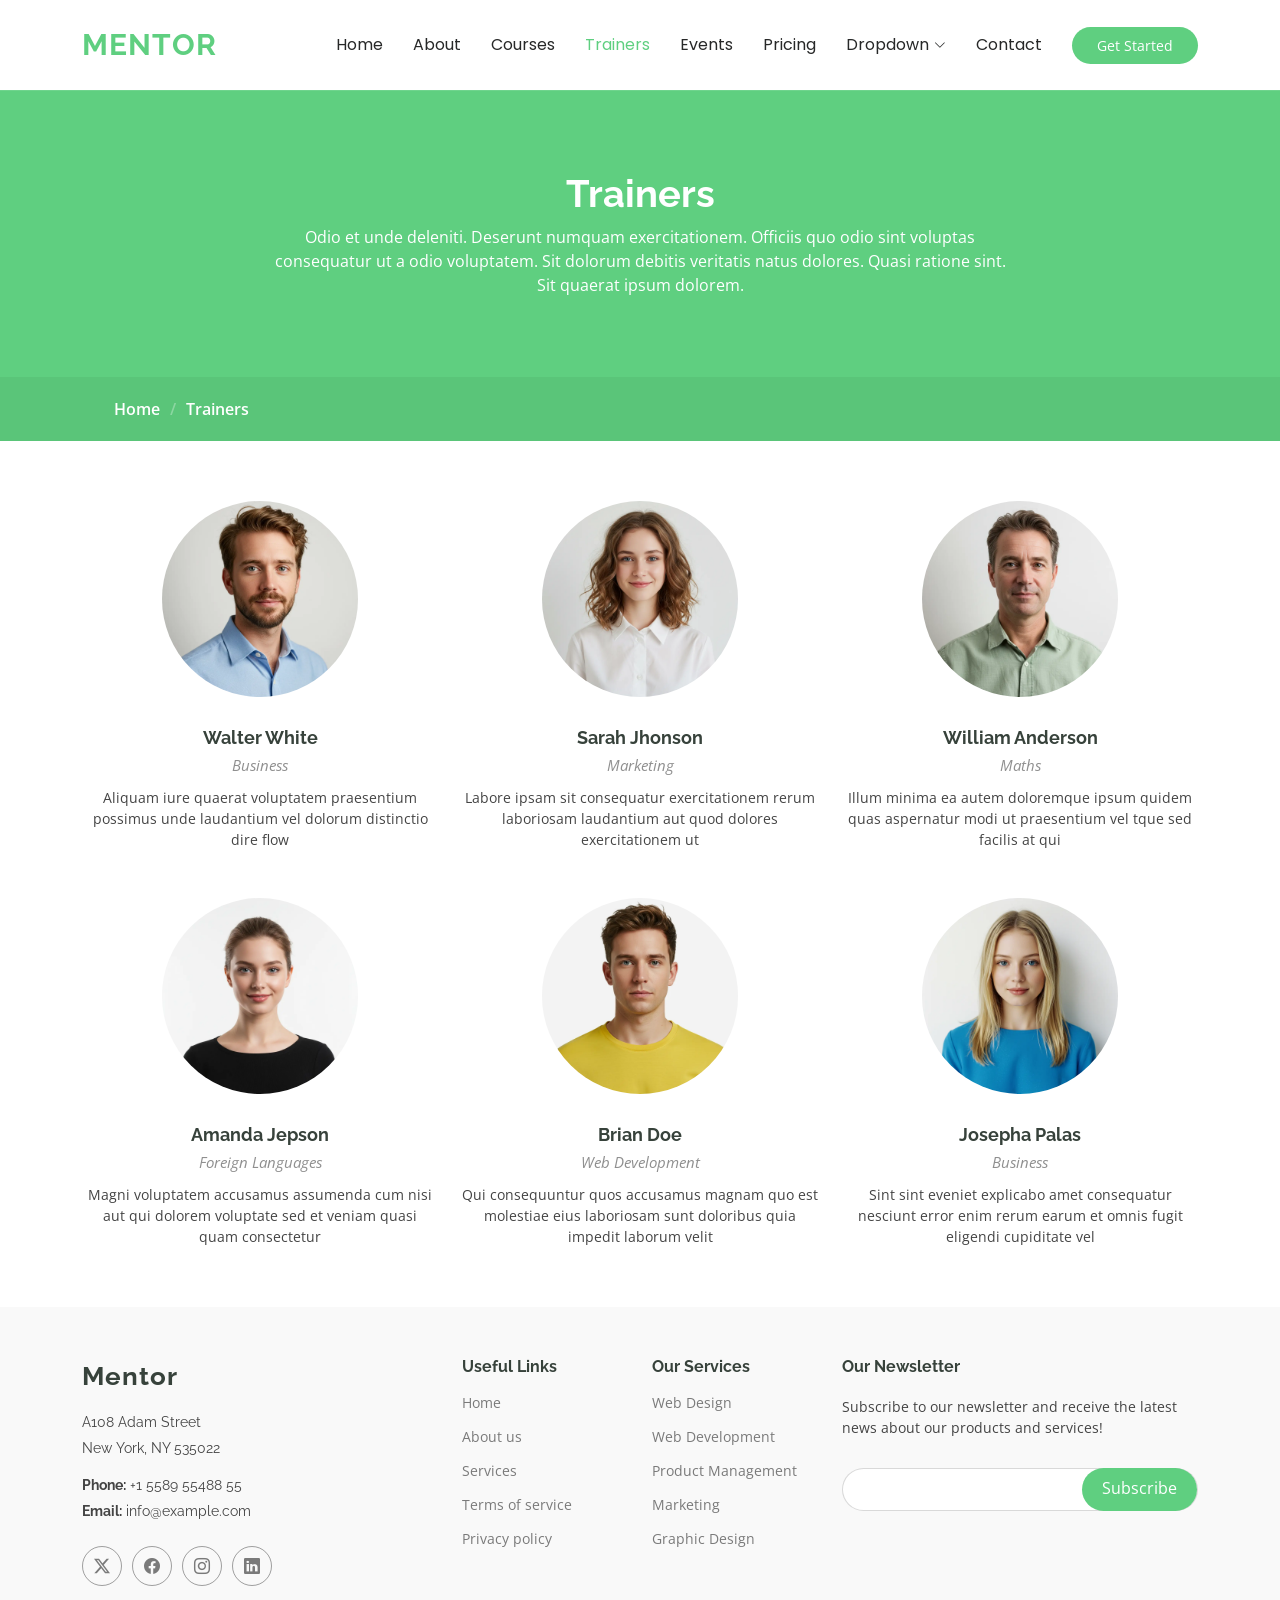
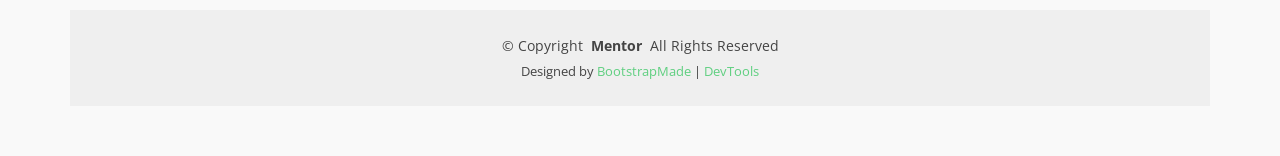
<file: trainers.html>
<!DOCTYPE html>
<html lang="en">

<head>
  <meta charset="utf-8">
  <meta content="width=device-width, initial-scale=1.0" name="viewport">
  <title>Trainers - Mentor Bootstrap Template</title>
  <meta name="description" content="">
  <meta name="keywords" content="">

  <!-- Favicons -->
  <link href="assets/img/favicon.png" rel="icon">
  <link href="assets/img/apple-touch-icon.png" rel="apple-touch-icon">

  <!-- Fonts -->
  <link href="https://fonts.googleapis.com" rel="preconnect">
  <link href="https://fonts.gstatic.com" rel="preconnect" crossorigin>
  <link href="https://fonts.googleapis.com/css2?family=Open+Sans:ital,wght@0,300;0,400;0,500;0,600;0,700;0,800;1,300;1,400;1,500;1,600;1,700;1,800&family=Poppins:ital,wght@0,100;0,200;0,300;0,400;0,500;0,600;0,700;0,800;0,900;1,100;1,200;1,300;1,400;1,500;1,600;1,700;1,800;1,900&family=Raleway:ital,wght@0,100;0,200;0,300;0,400;0,500;0,600;0,700;0,800;0,900;1,100;1,200;1,300;1,400;1,500;1,600;1,700;1,800;1,900&display=swap" rel="stylesheet">

  <!-- Vendor CSS Files -->
  <link href="assets/vendor/bootstrap/css/bootstrap.min.css" rel="stylesheet">
  <link href="assets/vendor/bootstrap-icons/bootstrap-icons.css" rel="stylesheet">
  <link href="assets/vendor/aos/aos.css" rel="stylesheet">
  <link href="assets/vendor/glightbox/css/glightbox.min.css" rel="stylesheet">
  <link href="assets/vendor/swiper/swiper-bundle.min.css" rel="stylesheet">

  <!-- Main CSS File -->
  <link href="assets/css/main.css" rel="stylesheet">

  <!-- =======================================================
  * Template Name: Mentor
  * Template URL: https://bootstrapmade.com/mentor-free-education-bootstrap-theme/
  * Updated: Jul 07 2025 with Bootstrap v5.3.7
  * Author: BootstrapMade.com
  * License: https://bootstrapmade.com/license/
  ======================================================== -->
</head>

<body class="trainers-page">

  <header id="header" class="header d-flex align-items-center sticky-top">
    <div class="container-fluid container-xl position-relative d-flex align-items-center">

      <a href="index.html" class="logo d-flex align-items-center me-auto">
        <!-- Uncomment the line below if you also wish to use an image logo -->
        <!-- <img src="assets/img/logo.webp" alt=""> -->
        <h1 class="sitename">Mentor</h1>
      </a>

      <nav id="navmenu" class="navmenu">
        <ul>
          <li><a href="index.html">Home<br></a></li>
          <li><a href="about.html">About</a></li>
          <li><a href="courses.html">Courses</a></li>
          <li><a href="trainers.html" class="active">Trainers</a></li>
          <li><a href="events.html">Events</a></li>
          <li><a href="pricing.html">Pricing</a></li>
          <li class="dropdown"><a href="#"><span>Dropdown</span> <i class="bi bi-chevron-down toggle-dropdown"></i></a>
            <ul>
              <li><a href="#">Dropdown 1</a></li>
              <li class="dropdown"><a href="#"><span>Deep Dropdown</span> <i class="bi bi-chevron-down toggle-dropdown"></i></a>
                <ul>
                  <li><a href="#">Deep Dropdown 1</a></li>
                  <li><a href="#">Deep Dropdown 2</a></li>
                  <li><a href="#">Deep Dropdown 3</a></li>
                  <li><a href="#">Deep Dropdown 4</a></li>
                  <li><a href="#">Deep Dropdown 5</a></li>
                </ul>
              </li>
              <li><a href="#">Dropdown 2</a></li>
              <li><a href="#">Dropdown 3</a></li>
              <li><a href="#">Dropdown 4</a></li>
            </ul>
          </li>
          <li><a href="contact.html">Contact</a></li>
        </ul>
        <i class="mobile-nav-toggle d-xl-none bi bi-list"></i>
      </nav>

      <a class="btn-getstarted" href="courses.html">Get Started</a>

    </div>
  </header>

  <main class="main">

    <!-- Page Title -->
    <div class="page-title" data-aos="fade">
      <div class="heading">
        <div class="container">
          <div class="row d-flex justify-content-center text-center">
            <div class="col-lg-8">
              <h1>Trainers</h1>
              <p class="mb-0">Odio et unde deleniti. Deserunt numquam exercitationem. Officiis quo odio sint voluptas consequatur ut a odio voluptatem. Sit dolorum debitis veritatis natus dolores. Quasi ratione sint. Sit quaerat ipsum dolorem.</p>
            </div>
          </div>
        </div>
      </div>
      <nav class="breadcrumbs">
        <div class="container">
          <ol>
            <li><a href="index.html">Home</a></li>
            <li class="current">Trainers</li>
          </ol>
        </div>
      </nav>
    </div><!-- End Page Title -->

    <!-- Trainers Section -->
    <section id="trainers" class="section trainers">

      <div class="container">

        <div class="row gy-5">

          <div class="col-lg-4 col-md-6 member" data-aos="fade-up" data-aos-delay="100">
            <div class="member-img">
              <img src="assets/img/person/person-m-7.webp" class="img-fluid" alt="">
              <div class="social">
                <a href="#"><i class="bi bi-twitter-x"></i></a>
                <a href="#"><i class="bi bi-facebook"></i></a>
                <a href="#"><i class="bi bi-instagram"></i></a>
                <a href="#"><i class="bi bi-linkedin"></i></a>
              </div>
            </div>
            <div class="member-info text-center">
              <h4>Walter White</h4>
              <span>Business</span>
              <p>Aliquam iure quaerat voluptatem praesentium possimus unde laudantium vel dolorum distinctio dire flow</p>
            </div>
          </div><!-- End Team Member -->

          <div class="col-lg-4 col-md-6 member" data-aos="fade-up" data-aos-delay="200">
            <div class="member-img">
              <img src="assets/img/person/person-f-8.webp" class="img-fluid" alt="">
              <div class="social">
                <a href="#"><i class="bi bi-twitter-x"></i></a>
                <a href="#"><i class="bi bi-facebook"></i></a>
                <a href="#"><i class="bi bi-instagram"></i></a>
                <a href="#"><i class="bi bi-linkedin"></i></a>
              </div>
            </div>
            <div class="member-info text-center">
              <h4>Sarah Jhonson</h4>
              <span>Marketing</span>
              <p>Labore ipsam sit consequatur exercitationem rerum laboriosam laudantium aut quod dolores exercitationem ut</p>
            </div>
          </div><!-- End Team Member -->

          <div class="col-lg-4 col-md-6 member" data-aos="fade-up" data-aos-delay="300">
            <div class="member-img">
              <img src="assets/img/person/person-m-6.webp" class="img-fluid" alt="">
              <div class="social">
                <a href="#"><i class="bi bi-twitter-x"></i></a>
                <a href="#"><i class="bi bi-facebook"></i></a>
                <a href="#"><i class="bi bi-instagram"></i></a>
                <a href="#"><i class="bi bi-linkedin"></i></a>
              </div>
            </div>
            <div class="member-info text-center">
              <h4>William Anderson</h4>
              <span>Maths</span>
              <p>Illum minima ea autem doloremque ipsum quidem quas aspernatur modi ut praesentium vel tque sed facilis at qui</p>
            </div>
          </div><!-- End Team Member -->

          <div class="col-lg-4 col-md-6 member" data-aos="fade-up" data-aos-delay="400">
            <div class="member-img">
              <img src="assets/img/person/person-f-4.webp" class="img-fluid" alt="">
              <div class="social">
                <a href="#"><i class="bi bi-twitter-x"></i></a>
                <a href="#"><i class="bi bi-facebook"></i></a>
                <a href="#"><i class="bi bi-instagram"></i></a>
                <a href="#"><i class="bi bi-linkedin"></i></a>
              </div>
            </div>
            <div class="member-info text-center">
              <h4>Amanda Jepson</h4>
              <span>Foreign Languages</span>
              <p>Magni voluptatem accusamus assumenda cum nisi aut qui dolorem voluptate sed et veniam quasi quam consectetur</p>
            </div>
          </div><!-- End Team Member -->

          <div class="col-lg-4 col-md-6 member" data-aos="fade-up" data-aos-delay="500">
            <div class="member-img">
              <img src="assets/img/person/person-m-12.webp" class="img-fluid" alt="">
              <div class="social">
                <a href="#"><i class="bi bi-twitter-x"></i></a>
                <a href="#"><i class="bi bi-facebook"></i></a>
                <a href="#"><i class="bi bi-instagram"></i></a>
                <a href="#"><i class="bi bi-linkedin"></i></a>
              </div>
            </div>
            <div class="member-info text-center">
              <h4>Brian Doe</h4>
              <span>Web Development<br></span>
              <p>Qui consequuntur quos accusamus magnam quo est molestiae eius laboriosam sunt doloribus quia impedit laborum velit</p>
            </div>
          </div><!-- End Team Member -->

          <div class="col-lg-4 col-md-6 member" data-aos="fade-up" data-aos-delay="600">
            <div class="member-img">
              <img src="assets/img/person/person-f-9.webp" class="img-fluid" alt="">
              <div class="social">
                <a href="#"><i class="bi bi-twitter-x"></i></a>
                <a href="#"><i class="bi bi-facebook"></i></a>
                <a href="#"><i class="bi bi-instagram"></i></a>
                <a href="#"><i class="bi bi-linkedin"></i></a>
              </div>
            </div>
            <div class="member-info text-center">
              <h4>Josepha Palas</h4>
              <span>Business</span>
              <p>Sint sint eveniet explicabo amet consequatur nesciunt error enim rerum earum et omnis fugit eligendi cupiditate vel</p>
            </div>
          </div><!-- End Team Member -->

        </div>

      </div>

    </section><!-- /Trainers Section -->

  </main>

  <footer id="footer" class="footer position-relative light-background">

    <div class="container footer-top">
      <div class="row gy-4">
        <div class="col-lg-4 col-md-6 footer-about">
          <a href="index.html" class="logo d-flex align-items-center">
            <span class="sitename">Mentor</span>
          </a>
          <div class="footer-contact pt-3">
            <p>A108 Adam Street</p>
            <p>New York, NY 535022</p>
            <p class="mt-3"><strong>Phone:</strong> <span>+1 5589 55488 55</span></p>
            <p><strong>Email:</strong> <span>info@example.com</span></p>
          </div>
          <div class="social-links d-flex mt-4">
            <a href=""><i class="bi bi-twitter-x"></i></a>
            <a href=""><i class="bi bi-facebook"></i></a>
            <a href=""><i class="bi bi-instagram"></i></a>
            <a href=""><i class="bi bi-linkedin"></i></a>
          </div>
        </div>

        <div class="col-lg-2 col-md-3 footer-links">
          <h4>Useful Links</h4>
          <ul>
            <li><a href="#">Home</a></li>
            <li><a href="#">About us</a></li>
            <li><a href="#">Services</a></li>
            <li><a href="#">Terms of service</a></li>
            <li><a href="#">Privacy policy</a></li>
          </ul>
        </div>

        <div class="col-lg-2 col-md-3 footer-links">
          <h4>Our Services</h4>
          <ul>
            <li><a href="#">Web Design</a></li>
            <li><a href="#">Web Development</a></li>
            <li><a href="#">Product Management</a></li>
            <li><a href="#">Marketing</a></li>
            <li><a href="#">Graphic Design</a></li>
          </ul>
        </div>

        <div class="col-lg-4 col-md-12 footer-newsletter">
          <h4>Our Newsletter</h4>
          <p>Subscribe to our newsletter and receive the latest news about our products and services!</p>
          <form action="#" method="post" class="email-form">
            <div class="newsletter-form"><input type="email" name="email"><input type="submit" value="Subscribe"></div>
            <div class="loading">Loading</div>
            <div class="error-message"></div>
            <div class="sent-message">Your subscription request has been sent. Thank you!</div>
          </form>
        </div>

      </div>
    </div>

    <div class="container copyright text-center mt-4">
      <p>© <span>Copyright</span> <strong class="px-1 sitename">Mentor</strong> <span>All Rights Reserved</span></p>
      <div class="credits">
        <!-- All the links in the footer should remain intact. -->
        <!-- You can delete the links only if you've purchased the pro version. -->
        <!-- Licensing information: https://bootstrapmade.com/license/ -->
        Designed by <a href="https://bootstrapmade.com/">BootstrapMade</a> | <a href="https://bootstrapmade.com/tools/">DevTools</a>
      </div>
    </div>

  </footer>

  <!-- Scroll Top -->
  <a href="#" id="scroll-top" class="scroll-top d-flex align-items-center justify-content-center"><i class="bi bi-arrow-up-short"></i></a>

  <!-- Preloader -->
  <div id="preloader"></div>

  <!-- Vendor JS Files -->
  <script src="assets/vendor/bootstrap/js/bootstrap.bundle.min.js"></script>
  <script src="assets/vendor/aos/aos.js"></script>
  <script src="assets/vendor/glightbox/js/glightbox.min.js"></script>
  <script src="assets/vendor/purecounter/purecounter_vanilla.js"></script>
  <script src="assets/vendor/swiper/swiper-bundle.min.js"></script>

  <!-- Main JS File -->
  <script src="assets/js/main.js"></script>

</body>

</html>
</file>
<file: assets/css/kcc-style.css>
*{box-sizing:border-box}html{scroll-behavior:smooth;scroll-padding-top:90px}body{margin:0;background:#f6f4ee;color:#202c2a;font-family:"DM Sans",sans-serif}a{color:inherit;text-decoration:none}.site-header{height:82px;padding:0 7.2%;display:flex;align-items:center;justify-content:space-between;background:#f6f4ee;position:sticky;top:0;z-index:20;border-bottom:1px solid #e7e3d9}.brand{display:flex;align-items:center;gap:11px;color:#173c35}.brand-mark{width:43px;height:43px;border-radius:50%;background:#b88b43;color:#fff;display:grid;place-items:center;font:800 25px Georgia;border:2px solid #173c35}.brand b{display:block;letter-spacing:2px;font-size:13px}.brand small{display:block;font-size:9px;letter-spacing:2.2px;margin-top:4px}.nav{display:flex;align-items:center;gap:32px;font-size:12px;font-weight:700;color:#354440}.nav a:not(.nav-cta):hover{color:#ad7e37}.nav-cta{background:#173c35;color:white;padding:14px 19px}.nav-cta span{margin-left:12px;color:#e6bd72}.menu-toggle{display:none;border:0;background:none;font-size:25px;color:#173c35}.hero{height:min(730px,83vh);min-height:590px;position:relative;background:#173c35;color:white;display:flex;align-items:center;overflow:hidden}.hero-image{position:absolute;inset:0;background:url("../img/hero-bg.jpg") center/cover no-repeat;opacity:.36;filter:saturate(.55)}.hero-shade{position:absolute;inset:0;background:linear-gradient(90deg,rgba(12,39,34,.96),rgba(12,39,34,.72) 53%,rgba(12,39,34,.18))}.hero-content{position:relative;margin-left:12%;max-width:720px;padding:70px 25px 70px 0}.eyebrow,.section-label{font-size:10px;font-weight:700;letter-spacing:2.5px}.light{color:#e8c17b}.hero h1,.section-wrap h2,.pillars h2,.campus h2,.contact h2{font:700 clamp(45px,6vw,78px)/1.05 "Playfair Display",serif;letter-spacing:-2px;margin:23px 0}.hero h1 em,.section-wrap h2 em,.pillars h2 em,.campus h2 em,.contact h2 em{color:#d8b16e;font-weight:600}.hero-copy{max-width:540px;color:#e0e6df;font-size:16px;line-height:1.9}.hero-actions{display:flex;align-items:center;gap:30px;margin-top:35px}.btn{display:inline-flex;align-items:center;gap:30px;padding:17px 22px;font-size:11px;font-weight:700;letter-spacing:.5px}.btn-gold{background:#d2a75f;color:#172e29}.btn-gold span,.btn-dark span{font-size:18px}.text-link{font-size:12px;border-bottom:1px solid #d6bd91;padding-bottom:8px}.hero-note{position:absolute;right:7.5%;bottom:60px;border-left:1px solid #d5b578;padding-left:18px;display:flex;flex-direction:column;gap:7px}.hero-note b{font:700 21px Georgia;color:#e5bd77}.hero-note span{font-size:10px;color:#e0e4dd}.hero-scroll{position:absolute;bottom:0;left:7.2%;font-size:9px;letter-spacing:2px;color:#d8d9d0;padding-bottom:22px}.hero-scroll span{margin-left:18px;color:#d8b16e}.section-wrap{padding:110px 10%}.section-label{color:#a77c3d;display:flex;gap:14px;align-items:center}.section-label span{color:#173c35;font-size:12px}.intro-grid{display:grid;grid-template-columns:1fr 1fr;gap:9%;margin-top:40px}.kicker{color:#a77c3d;text-transform:uppercase;letter-spacing:2px;font-size:10px;font-weight:700}.section-wrap h2,.campus h2,.contact h2{font-size:clamp(40px,5vw,62px);color:#193d35;margin:16px 0 0}.intro-copy{padding-top:8px;color:#65716b;font-size:14px;line-height:1.9}.intro-copy .lead{font:600 20px/1.55 "Playfair Display",serif;color:#273b35}.under-link{display:inline-block;color:#8c642c;border-bottom:1px solid #cba96f;padding-bottom:6px;margin-top:12px;font-weight:700;font-size:12px}.stats{display:grid;grid-template-columns:repeat(4,1fr);border-top:1px solid #ddd8ca;margin-top:75px;padding-top:28px}.stats div{display:flex;flex-direction:column;gap:8px;border-right:1px solid #ddd8ca;padding-left:24px}.stats div:first-child{padding-left:0}.stats div:last-child{border:0}.stats strong{font:700 30px "Playfair Display",serif;color:#173c35}.stats span{font-size:10px;letter-spacing:1px;color:#7b827b;text-transform:uppercase}.pillars{background:#173c35;color:#f7f3e9;padding:100px 10% 110px}.light-label{color:#d9b36e}.light-label span{color:#f1e8d5}.pillars-head{display:flex;justify-content:space-between;align-items:end;gap:40px;margin:35px 0 55px}.pillars h2{font-size:58px;margin:0;color:#fff}.pillars-head>p{max-width:360px;color:#c4d0c7;line-height:1.8;font-size:13px}.pillar-grid{display:grid;grid-template-columns:repeat(4,1fr);border-top:1px solid #547168;border-bottom:1px solid #547168}.pillar-grid article{position:relative;padding:30px 25px 30px 0;border-right:1px solid #547168;margin-right:25px}.pillar-grid article:last-child{border:0;margin:0}.pillar-no{font-size:10px;color:#d9b36e;letter-spacing:2px}.pillar-icon{font-size:26px;color:#d9b36e;margin:27px 0 18px}.pillar-grid h3{font:600 20px "Playfair Display",serif;margin:0 0 12px}.pillar-grid p{font-size:12px;line-height:1.8;color:#c4d0c7;margin:0}.programs-heading{display:flex;justify-content:space-between;align-items:end;gap:35px;margin:30px 0 50px}.programs-heading>p{max-width:350px;font-size:13px;line-height:1.8;color:#6d7771}.program-grid{display:grid;grid-template-columns:repeat(4,1fr);gap:13px}.program-card{min-height:300px;background:#fff;padding:23px 22px;display:flex;flex-direction:column;border:1px solid #ebe7dc;transition:.25s}.program-card:hover{transform:translateY(-5px);box-shadow:0 15px 30px #233d3014}.program-card.featured{background:#e9e3d5;border-color:#d8c7a5}.program-top{display:flex;justify-content:space-between;color:#9a7945;font-size:8px;letter-spacing:1.1px;font-weight:700}.program-symbol{font:30px Georgia;color:#b1884a;margin:28px 0 18px}.program-card h3{font:700 20px/1.2 "Playfair Display",serif;color:#1a4037;margin:0 0 12px}.program-card p{font-size:11px;line-height:1.75;color:#6f7972;margin:0 0 20px}.program-tag{font-size:9px;letter-spacing:.6px;color:#8c6a36;text-transform:uppercase;font-weight:700;margin-top:auto}.program-foot{margin-top:30px;padding:25px 28px;background:#173c35;color:white;display:flex;justify-content:space-between;align-items:center;gap:20px}.program-foot p{font:18px/1.5 "Playfair Display",serif;margin:0}.program-foot p b{color:#e1bb79}.strand-list{display:flex;gap:9px;flex-wrap:wrap}.strand-list span{border:1px solid #6d897b;padding:10px 14px;font-size:10px;color:#e5c58b;font-weight:700}.disclaimer{font-size:10px;color:#8b9089;line-height:1.6;margin-top:15px}.campus{min-height:560px;display:grid;grid-template-columns:1fr 1fr;background:#1b4038;color:white}.campus-photo{background:url("../img/about.jpg") center/cover no-repeat;min-height:500px;filter:saturate(.7)}.campus-content{padding:80px 12% 70px 9%;align-self:center}.campus h2{color:white;font-size:clamp(39px,4vw,55px);margin:18px 0}.campus-content>p:not(.kicker){font-size:13px;line-height:1.9;color:#d1d9d1;margin:25px 0 30px}.btn-outline{border:1px solid #c6a66d;color:#e8c17b}.admission{display:grid;grid-template-columns:1.4fr .8fr;gap:12%;align-items:center}.admission-copy>p:not(.kicker){max-width:580px;color:#6d7771;font-size:14px;line-height:1.9;margin:28px 0}.btn-dark{background:#173c35;color:#fff}.admission-aside{background:#e9e3d5;padding:45px;min-height:310px;display:flex;flex-direction:column;justify-content:center}.big-quote{font:80px Georgia;color:#b38a4b;height:55px}.admission-aside blockquote{font:700 28px "Playfair Display",serif;color:#1b4038;margin:15px 0}.admission-aside>p{color:#987340;font-size:11px}.aside-rule{height:1px;background:#cfc3aa;margin:30px 0 20px}.aside-caption{font-size:9px;letter-spacing:2px;line-height:1.8;color:#69746b}.contact{background:#142f2a;color:white;padding:90px 0}.contact-inner{padding-top:0;padding-bottom:0;display:grid;grid-template-columns:1fr 1fr;gap:10%}.contact h2{color:white}.contact-lead{max-width:390px;color:#c3d0c8;font-size:13px;line-height:1.9;margin-top:25px}.contact-details{display:grid;grid-template-columns:1fr 1fr;gap:30px 35px;align-content:center}.contact-details>div{border-top:1px solid #557066;padding-top:17px}.contact-details span{font-size:9px;letter-spacing:2px;color:#d9b36e}.contact-details p{font-size:13px;line-height:1.7;color:#e2e7df}footer{background:#0e2521;color:#bdc9c0;padding:25px 7.2%;display:flex;align-items:center;justify-content:space-between;gap:20px}footer p,footer>a:last-child{font-size:9px;letter-spacing:1px}.footer-brand{color:#f3f0e6}.footer-brand .brand-mark{border-color:#d9b36e}footer>a:last-child{color:#d9b36e}@media(max-width:1000px){.nav{gap:16px}.section-wrap{padding:85px 7%}.pillars{padding:85px 7%}.program-grid{grid-template-columns:repeat(2,1fr)}.campus-content{padding:60px 8%}.hero-content{margin-left:8%}}@media(max-width:720px){.site-header{height:70px;padding:0 5%}.menu-toggle{display:block}.nav{display:none;position:absolute;top:70px;left:0;right:0;background:#f6f4ee;padding:20px 6%;flex-direction:column;align-items:stretch;gap:0;box-shadow:0 12px 18px #0001}.nav.open{display:flex}.nav a{padding:14px 0}.nav .nav-cta{padding:14px;margin-top:8px;text-align:center}.hero{min-height:650px;height:78vh}.hero-content{margin:0;padding:40px 7%}.hero h1{font-size:53px}.hero-copy{font-size:14px}.hero-note{right:7%;bottom:55px}.intro-grid,.admission,.contact-inner{grid-template-columns:1fr;gap:30px}.section-wrap{padding:75px 7%}.stats{grid-template-columns:repeat(2,1fr);gap:22px}.stats div{padding:0;border:0}.pillars{padding:75px 7%}.pillars-head,.programs-heading{display:block}.pillars-head>p,.programs-heading>p{margin-top:25px}.pillar-grid{grid-template-columns:repeat(2,1fr)}.pillar-grid article{margin:0;padding:25px 18px 25px 0}.pillar-grid article:nth-child(2){border-right:0}.pillar-grid article:nth-child(3),.pillar-grid article:nth-child(4){border-top:1px solid #547168}.program-grid{grid-template-columns:1fr 1fr;gap:8px}.program-card{padding:17px;min-height:310px}.program-card h3{font-size:17px}.program-top{font-size:7px}.program-foot{display:block}.strand-list{margin-top:20px}.campus{grid-template-columns:1fr}.campus-photo{min-height:300px}.campus-content{padding:65px 7%}.admission-aside{min-height:260px}.contact-details{margin-top:20px}.contact{padding:75px 0}footer{padding:25px 6%;flex-wrap:wrap}footer p{order:3;width:100%}}@media(max-width:430px){.program-grid{grid-template-columns:1fr}.program-card{min-height:250px}.hero h1{font-size:46px}.hero-actions{gap:18px;flex-wrap:wrap}.hero-note{display:none}.contact-details{grid-template-columns:1fr}.pillar-grid h3{font-size:17px}}
</file>
<file: assets/css/main.css>
/**
* Template Name: Mentor
* Template URL: https://bootstrapmade.com/mentor-free-education-bootstrap-theme/
* Updated: Jul 07 2025 with Bootstrap v5.3.7
* Author: BootstrapMade.com
* License: https://bootstrapmade.com/license/
*/

/*--------------------------------------------------------------
# Font & Color Variables
# Help: https://bootstrapmade.com/color-system/
--------------------------------------------------------------*/
/* Fonts */
:root {
  --default-font: "Open Sans",  system-ui, -apple-system, "Segoe UI", Roboto, "Helvetica Neue", Arial, "Noto Sans", "Liberation Sans", sans-serif, "Apple Color Emoji", "Segoe UI Emoji", "Segoe UI Symbol", "Noto Color Emoji";
  --heading-font: "Raleway",  sans-serif;
  --nav-font: "Poppins",  sans-serif;
}

/* Global Colors - The following color variables are used throughout the website. Updating them here will change the color scheme of the entire website */
:root { 
  --background-color: #ffffff; /* Background color for the entire website, including individual sections */
  --default-color: #444444; /* Default color used for the majority of the text content across the entire website */
  --heading-color: #37423b; /* Color for headings, subheadings and title throughout the website */
  --accent-color: #5fcf80; /* Accent color that represents your brand on the website. It's used for buttons, links, and other elements that need to stand out */
  --surface-color: #ffffff; /* The surface color is used as a background of boxed elements within sections, such as cards, icon boxes, or other elements that require a visual separation from the global background. */
  --contrast-color: #ffffff; /* Contrast color for text, ensuring readability against backgrounds of accent, heading, or default colors. */
}

/* Nav Menu Colors - The following color variables are used specifically for the navigation menu. They are separate from the global colors to allow for more customization options */
:root {
  --nav-color: #272828;  /* The default color of the main navmenu links */
  --nav-hover-color: #5fcf80; /* Applied to main navmenu links when they are hovered over or active */
  --nav-mobile-background-color: #ffffff; /* Used as the background color for mobile navigation menu */
  --nav-dropdown-background-color: #ffffff; /* Used as the background color for dropdown items that appear when hovering over primary navigation items */
  --nav-dropdown-color: #272828; /* Used for navigation links of the dropdown items in the navigation menu. */
  --nav-dropdown-hover-color: #5fcf80; /* Similar to --nav-hover-color, this color is applied to dropdown navigation links when they are hovered over. */
}

/* Color Presets - These classes override global colors when applied to any section or element, providing reuse of the sam color scheme. */

.light-background {
  --background-color: #f9f9f9;
  --surface-color: #ffffff;
}

.dark-background {
  --background-color: #060606;
  --default-color: #ffffff;
  --heading-color: #ffffff;
  --surface-color: #252525;
  --contrast-color: #ffffff;
}

/* Smooth scroll */
:root {
  scroll-behavior: smooth;
}

/*--------------------------------------------------------------
# General Styling & Shared Classes
--------------------------------------------------------------*/
body {
  color: var(--default-color);
  background-color: var(--background-color);
  font-family: var(--default-font);
}

a {
  color: var(--accent-color);
  text-decoration: none;
  transition: 0.3s;
}

a:hover {
  color: color-mix(in srgb, var(--accent-color), transparent 25%);
  text-decoration: none;
}

h1,
h2,
h3,
h4,
h5,
h6 {
  color: var(--heading-color);
  font-family: var(--heading-font);
}

/* Email Form Messages
------------------------------*/
.email-form .error-message {
  display: none;
  background: #df1529;
  color: #ffffff;
  text-align: left;
  padding: 15px;
  margin-bottom: 24px;
  font-weight: 600;
}

.email-form .sent-message {
  display: none;
  color: #ffffff;
  background: #059652;
  text-align: center;
  padding: 15px;
  margin-bottom: 24px;
  font-weight: 600;
}

.email-form .loading {
  display: none;
  background: var(--surface-color);
  text-align: center;
  padding: 15px;
  margin-bottom: 24px;
}

.email-form .loading:before {
  content: "";
  display: inline-block;
  border-radius: 50%;
  width: 24px;
  height: 24px;
  margin: 0 10px -6px 0;
  border: 3px solid var(--accent-color);
  border-top-color: var(--surface-color);
  animation: email-form-loading 1s linear infinite;
}

@keyframes email-form-loading {
  0% {
    transform: rotate(0deg);
  }

  100% {
    transform: rotate(360deg);
  }
}

/* Pulsating Play Button
------------------------------*/
.pulsating-play-btn {
  width: 94px;
  height: 94px;
  background: radial-gradient(var(--accent-color) 50%, color-mix(in srgb, var(--accent-color), transparent 75%) 52%);
  border-radius: 50%;
  display: block;
  position: relative;
  overflow: hidden;
}

.pulsating-play-btn:before {
  content: "";
  position: absolute;
  width: 120px;
  height: 120px;
  animation-delay: 0s;
  animation: pulsate-play-btn 2s;
  animation-direction: forwards;
  animation-iteration-count: infinite;
  animation-timing-function: steps;
  opacity: 1;
  border-radius: 50%;
  border: 5px solid color-mix(in srgb, var(--accent-color), transparent 30%);
  top: -15%;
  left: -15%;
  background: rgba(198, 16, 0, 0);
}

.pulsating-play-btn:after {
  content: "";
  position: absolute;
  left: 50%;
  top: 50%;
  transform: translateX(-40%) translateY(-50%);
  width: 0;
  height: 0;
  border-top: 10px solid transparent;
  border-bottom: 10px solid transparent;
  border-left: 15px solid #fff;
  z-index: 100;
  transition: all 400ms cubic-bezier(0.55, 0.055, 0.675, 0.19);
}

.pulsating-play-btn:hover:before {
  content: "";
  position: absolute;
  left: 50%;
  top: 50%;
  transform: translateX(-40%) translateY(-50%);
  width: 0;
  height: 0;
  border: none;
  border-top: 10px solid transparent;
  border-bottom: 10px solid transparent;
  border-left: 15px solid #fff;
  z-index: 200;
  animation: none;
  border-radius: 0;
}

.pulsating-play-btn:hover:after {
  border-left: 15px solid var(--accent-color);
  transform: scale(20);
}

@keyframes pulsate-play-btn {
  0% {
    transform: scale(0.6, 0.6);
    opacity: 1;
  }

  100% {
    transform: scale(1, 1);
    opacity: 0;
  }
}

/*--------------------------------------------------------------
# Global Header
--------------------------------------------------------------*/
.header {
  color: var(--default-color);
  background-color: var(--background-color);
  padding: 15px 0;
  transition: all 0.5s;
  z-index: 997;
}

.header .logo {
  line-height: 1;
}

.header .logo img {
  max-height: 36px;
  margin-right: 8px;
}

.header .logo h1 {
  font-weight: 700;
  font-size: 30px;
  margin: 0;
  letter-spacing: 1px;
  text-transform: uppercase;
  color: var(--accent-color);
}

.header .btn-getstarted,
.header .btn-getstarted:focus {
  color: var(--contrast-color);
  background: var(--accent-color);
  font-size: 14px;
  padding: 8px 25px;
  margin: 0 0 0 30px;
  border-radius: 50px;
  transition: 0.3s;
}

.header .btn-getstarted:hover,
.header .btn-getstarted:focus:hover {
  color: var(--contrast-color);
  background: color-mix(in srgb, var(--accent-color), transparent 15%);
}

@media (max-width: 1200px) {
  .header .logo {
    order: 1;
  }

  .header .btn-getstarted {
    order: 2;
    margin: 0 15px 0 0;
    padding: 6px 15px;
  }

  .header .navmenu {
    order: 3;
  }
}

.scrolled .header {
  box-shadow: 0px 0 18px rgba(0, 0, 0, 0.1);
}

/*--------------------------------------------------------------
# Navigation Menu
--------------------------------------------------------------*/
/* Navmenu - Desktop */
@media (min-width: 1200px) {
  .navmenu {
    padding: 0;
  }

  .navmenu ul {
    margin: 0;
    padding: 0;
    display: flex;
    list-style: none;
    align-items: center;
  }

  .navmenu li {
    position: relative;
  }

  .navmenu a,
  .navmenu a:focus {
    color: var(--nav-color);
    padding: 18px 15px;
    font-size: 16px;
    font-family: var(--nav-font);
    font-weight: 400;
    display: flex;
    align-items: center;
    justify-content: space-between;
    white-space: nowrap;
    transition: 0.3s;
  }

  .navmenu a i,
  .navmenu a:focus i {
    font-size: 12px;
    line-height: 0;
    margin-left: 5px;
    transition: 0.3s;
  }

  .navmenu li:last-child a {
    padding-right: 0;
  }

  .navmenu li:hover>a,
  .navmenu .active,
  .navmenu .active:focus {
    color: var(--nav-hover-color);
  }

  .navmenu .dropdown ul {
    margin: 0;
    padding: 10px 0;
    background: var(--nav-dropdown-background-color);
    display: block;
    position: absolute;
    visibility: hidden;
    left: 14px;
    top: 130%;
    opacity: 0;
    transition: 0.3s;
    border-radius: 4px;
    z-index: 99;
    box-shadow: 0px 0px 30px rgba(0, 0, 0, 0.1);
  }

  .navmenu .dropdown ul li {
    min-width: 200px;
  }

  .navmenu .dropdown ul a {
    padding: 10px 20px;
    font-size: 15px;
    text-transform: none;
    color: var(--nav-dropdown-color);
  }

  .navmenu .dropdown ul a i {
    font-size: 12px;
  }

  .navmenu .dropdown ul a:hover,
  .navmenu .dropdown ul .active:hover,
  .navmenu .dropdown ul li:hover>a {
    color: var(--nav-dropdown-hover-color);
  }

  .navmenu .dropdown:hover>ul {
    opacity: 1;
    top: 100%;
    visibility: visible;
  }

  .navmenu .dropdown .dropdown ul {
    top: 0;
    left: -90%;
    visibility: hidden;
  }

  .navmenu .dropdown .dropdown:hover>ul {
    opacity: 1;
    top: 0;
    left: -100%;
    visibility: visible;
  }
}

/* Navmenu - Mobile */
@media (max-width: 1199px) {
  .mobile-nav-toggle {
    color: var(--nav-color);
    font-size: 28px;
    line-height: 0;
    margin-right: 10px;
    cursor: pointer;
    transition: color 0.3s;
  }

  .navmenu {
    padding: 0;
    z-index: 9997;
  }

  .navmenu ul {
    display: none;
    list-style: none;
    position: absolute;
    inset: 60px 20px 20px 20px;
    padding: 10px 0;
    margin: 0;
    border-radius: 6px;
    background-color: var(--nav-mobile-background-color);
    border: 1px solid color-mix(in srgb, var(--default-color), transparent 90%);
    box-shadow: none;
    overflow-y: auto;
    transition: 0.3s;
    z-index: 9998;
  }

  .navmenu a,
  .navmenu a:focus {
    color: var(--nav-dropdown-color);
    padding: 10px 20px;
    font-family: var(--nav-font);
    font-size: 17px;
    font-weight: 500;
    display: flex;
    align-items: center;
    justify-content: space-between;
    white-space: nowrap;
    transition: 0.3s;
  }

  .navmenu a i,
  .navmenu a:focus i {
    font-size: 12px;
    line-height: 0;
    margin-left: 5px;
    width: 30px;
    height: 30px;
    display: flex;
    align-items: center;
    justify-content: center;
    border-radius: 50%;
    transition: 0.3s;
    background-color: color-mix(in srgb, var(--accent-color), transparent 90%);
  }

  .navmenu a i:hover,
  .navmenu a:focus i:hover {
    background-color: var(--accent-color);
    color: var(--contrast-color);
  }

  .navmenu a:hover,
  .navmenu .active,
  .navmenu .active:focus {
    color: var(--nav-dropdown-hover-color);
  }

  .navmenu .active i,
  .navmenu .active:focus i {
    background-color: var(--accent-color);
    color: var(--contrast-color);
    transform: rotate(180deg);
  }

  .navmenu .dropdown ul {
    position: static;
    display: none;
    z-index: 99;
    padding: 10px 0;
    margin: 10px 20px;
    background-color: var(--nav-dropdown-background-color);
    transition: all 0.5s ease-in-out;
  }

  .navmenu .dropdown ul ul {
    background-color: rgba(33, 37, 41, 0.1);
  }

  .navmenu .dropdown>.dropdown-active {
    display: block;
    background-color: rgba(33, 37, 41, 0.03);
  }

  .mobile-nav-active {
    overflow: hidden;
  }

  .mobile-nav-active .mobile-nav-toggle {
    color: #fff;
    position: absolute;
    font-size: 32px;
    top: 15px;
    right: 15px;
    margin-right: 0;
    z-index: 9999;
  }

  .mobile-nav-active .navmenu {
    position: fixed;
    overflow: hidden;
    inset: 0;
    background: rgba(33, 37, 41, 0.8);
    transition: 0.3s;
  }

  .mobile-nav-active .navmenu>ul {
    display: block;
  }
}

/*--------------------------------------------------------------
# Global Footer
--------------------------------------------------------------*/
.footer {
  color: var(--default-color);
  background-color: var(--background-color);
  font-size: 14px;
  padding-bottom: 50px;
  position: relative;
}

.footer .footer-top {
  padding-top: 50px;
}

.footer .footer-about .logo {
  margin-bottom: 0;
}

.footer .footer-about .logo img {
  max-height: 40px;
  margin-right: 6px;
}

.footer .footer-about .logo span {
  font-size: 26px;
  font-weight: 700;
  letter-spacing: 1px;
  font-family: var(--heading-font);
  color: var(--heading-color);
}

.footer .footer-about p {
  font-size: 14px;
  font-family: var(--heading-font);
}

.footer .social-links a {
  display: flex;
  align-items: center;
  justify-content: center;
  width: 40px;
  height: 40px;
  border-radius: 50%;
  border: 1px solid color-mix(in srgb, var(--default-color), transparent 50%);
  font-size: 16px;
  color: color-mix(in srgb, var(--default-color), transparent 30%);
  margin-right: 10px;
  transition: 0.3s;
}

.footer .social-links a:hover {
  color: var(--accent-color);
  border-color: var(--accent-color);
}

.footer h4 {
  font-size: 16px;
  font-weight: bold;
  position: relative;
  padding-bottom: 12px;
}

.footer .footer-links {
  margin-bottom: 30px;
}

.footer .footer-links ul {
  list-style: none;
  padding: 0;
  margin: 0;
}

.footer .footer-links ul i {
  padding-right: 2px;
  font-size: 12px;
  line-height: 0;
}

.footer .footer-links ul li {
  padding: 10px 0;
  display: flex;
  align-items: center;
}

.footer .footer-links ul li:first-child {
  padding-top: 0;
}

.footer .footer-links ul a {
  color: color-mix(in srgb, var(--default-color), transparent 30%);
  display: inline-block;
  line-height: 1;
}

.footer .footer-links ul a:hover {
  color: var(--accent-color);
}

.footer .footer-contact p {
  margin-bottom: 5px;
}

.footer .footer-newsletter .newsletter-form {
  margin-top: 30px;
  margin-bottom: 15px;
  padding: 6px 8px;
  position: relative;
  border-radius: 50px;
  border: 1px solid color-mix(in srgb, var(--default-color), transparent 80%);
  display: flex;
  background-color: var(--surface-color);
  transition: 0.3s;
}

.footer .footer-newsletter .newsletter-form:focus-within {
  border-color: var(--accent-color);
}

.footer .footer-newsletter .newsletter-form input[type=email] {
  border: 0;
  padding: 4px 8px;
  width: 100%;
  background-color: var(--surface-color);
  color: var(--default-color);
}

.footer .footer-newsletter .newsletter-form input[type=email]:focus-visible {
  outline: none;
}

.footer .footer-newsletter .newsletter-form input[type=submit] {
  border: 0;
  font-size: 16px;
  padding: 0 20px 2px 20px;
  margin: -7px -8px -7px 0;
  background: var(--accent-color);
  color: var(--contrast-color);
  transition: 0.3s;
  border-radius: 50px;
}

.footer .footer-newsletter .newsletter-form input[type=submit]:hover {
  background: color-mix(in srgb, var(--accent-color), transparent 20%);
}

.footer .copyright {
  padding-top: 25px;
  padding-bottom: 25px;
  background-color: color-mix(in srgb, var(--default-color), transparent 95%);
}

.footer .copyright p {
  margin-bottom: 0;
}

.footer .credits {
  margin-top: 6px;
  font-size: 13px;
}

/*--------------------------------------------------------------
# Preloader
--------------------------------------------------------------*/
#preloader {
  position: fixed;
  inset: 0;
  z-index: 999999;
  overflow: hidden;
  background: var(--background-color);
  transition: all 0.6s ease-out;
}

#preloader:before {
  content: "";
  position: fixed;
  top: calc(50% - 30px);
  left: calc(50% - 30px);
  border: 6px solid #ffffff;
  border-color: var(--accent-color) transparent var(--accent-color) transparent;
  border-radius: 50%;
  width: 60px;
  height: 60px;
  animation: animate-preloader 1.5s linear infinite;
}

@keyframes animate-preloader {
  0% {
    transform: rotate(0deg);
  }

  100% {
    transform: rotate(360deg);
  }
}

/*--------------------------------------------------------------
# Scroll Top Button
--------------------------------------------------------------*/
.scroll-top {
  position: fixed;
  visibility: hidden;
  opacity: 0;
  right: 15px;
  bottom: -15px;
  z-index: 99999;
  background-color: var(--accent-color);
  width: 44px;
  height: 44px;
  border-radius: 50px;
  transition: all 0.4s;
}

.scroll-top i {
  font-size: 24px;
  color: var(--contrast-color);
  line-height: 0;
}

.scroll-top:hover {
  background-color: color-mix(in srgb, var(--accent-color), transparent 20%);
  color: var(--contrast-color);
}

.scroll-top.active {
  visibility: visible;
  opacity: 1;
  bottom: 15px;
}

/*--------------------------------------------------------------
# Disable aos animation delay on mobile devices
--------------------------------------------------------------*/
@media screen and (max-width: 768px) {
  [data-aos-delay] {
    transition-delay: 0 !important;
  }
}

/*--------------------------------------------------------------
# Global Page Titles & Breadcrumbs
--------------------------------------------------------------*/
.page-title {
  --default-color: var(--contrast-color);
  --background-color: var(--accent-color);
  --heading-color: var(--contrast-color);
  color: var(--default-color);
  background-color: var(--background-color);
  position: relative;
}

.page-title .heading {
  padding: 80px 0;
  border-top: 1px solid color-mix(in srgb, var(--default-color), transparent 90%);
}

.page-title .heading h1 {
  font-size: 38px;
  font-weight: 700;
}

.page-title nav {
  background-color: color-mix(in srgb, var(--accent-color) 90%, black 5%);
  padding: 20px 0;
}

.page-title nav a {
  color: var(--default-color);
}

.page-title nav ol {
  display: flex;
  flex-wrap: wrap;
  list-style: none;
  margin: 0;
  font-size: 16px;
  font-weight: 600;
}

.page-title nav ol li+li {
  padding-left: 10px;
}

.page-title nav ol li+li::before {
  content: "/";
  display: inline-block;
  padding-right: 10px;
  color: color-mix(in srgb, var(--default-color), transparent 70%);
}

/*--------------------------------------------------------------
# Global Sections
--------------------------------------------------------------*/
section,
.section {
  color: var(--default-color);
  background-color: var(--background-color);
  padding: 60px 0;
  scroll-margin-top: 900px;
  overflow: clip;
}

@media (max-width: 1199px) {

  section,
  .section {
    scroll-margin-top: 66px;
  }
}

/*--------------------------------------------------------------
# Global Section Titles
--------------------------------------------------------------*/
.section-title {
  padding-bottom: 60px;
  position: relative;
}

.section-title h2 {
  font-size: 14px;
  font-weight: 500;
  padding: 0;
  line-height: 1px;
  margin: 0;
  letter-spacing: 1.5px;
  text-transform: uppercase;
  color: color-mix(in srgb, var(--default-color), transparent 50%);
  position: relative;
}

.section-title h2::after {
  content: "";
  width: 120px;
  height: 1px;
  display: inline-block;
  background: var(--accent-color);
  margin: 4px 10px;
}

.section-title p {
  color: var(--heading-color);
  margin: 0;
  font-size: 36px;
  font-weight: 700;
  font-family: var(--nav-font);
  text-transform: uppercase;
}

/*--------------------------------------------------------------
# Hero Section
--------------------------------------------------------------*/
.hero {
  width: 100%;
  min-height: 80vh;
  position: relative;
  padding: 80px 0;
  display: flex;
  align-items: center;
  justify-content: center;
  color: var(--default-color);
}

.hero img {
  position: absolute;
  inset: 0;
  display: block;
  width: 100%;
  height: 100%;
  object-fit: cover;
  z-index: 1;
}

.hero:before {
  content: "";
  background: color-mix(in srgb, var(--background-color), transparent 60%);
  position: absolute;
  inset: 0;
  z-index: 2;
}

.hero .container {
  position: relative;
  z-index: 3;
}

.hero h2 {
  margin: 0;
  font-size: 48px;
  font-weight: 700;
}

.hero p {
  color: color-mix(in srgb, var(--default-color), transparent 20%);
  margin: 10px 0 0 0;
  font-size: 24px;
}

.hero .btn-get-started {
  font-weight: 500;
  font-size: 15px;
  letter-spacing: 1px;
  display: inline-block;
  padding: 8px 35px 10px 35px;
  border-radius: 50px;
  transition: 0.4s;
  margin-top: 30px;
  border: 2px solid var(--default-color);
  color: var(--default-color);
}

.hero .btn-get-started:hover {
  background: var(--accent-color);
  border: 2px solid var(--accent-color);
}

@media (max-width: 768px) {
  .hero h2 {
    font-size: 32px;
  }

  .hero p {
    font-size: 18px;
  }
}

/*--------------------------------------------------------------
# About Section
--------------------------------------------------------------*/
.about .content h3 {
  font-size: 2rem;
  font-weight: 700;
}

.about .content ul {
  list-style: none;
  padding: 0;
}

.about .content ul li {
  padding-bottom: 10px;
}

.about .content ul i {
  font-size: 1.25rem;
  margin-right: 4px;
  color: var(--accent-color);
}

.about .content p:last-child {
  margin-bottom: 0;
}

.about .content .read-more {
  background: var(--accent-color);
  color: var(--contrast-color);
  font-family: var(--heading-font);
  font-weight: 500;
  font-size: 15px;
  letter-spacing: 1px;
  padding: 10px 24px 12px 24px;
  border-radius: 50px;
  transition: 0.3s;
  display: inline-flex;
  align-items: center;
  justify-content: center;
}

.about .content .read-more i {
  font-size: 18px;
  margin-left: 5px;
  line-height: 0;
  transition: 0.3s;
}

.about .content .read-more:hover {
  background: color-mix(in srgb, var(--accent-color), transparent 20%);
  padding-right: 19px;
}

.about .content .read-more:hover i {
  margin-left: 10px;
}

/*--------------------------------------------------------------
# Counts Section
--------------------------------------------------------------*/
.counts {
  padding: 25px 0;
}

.counts .stats-item {
  padding: 30px;
  width: 100%;
}

.counts .stats-item span {
  font-size: 48px;
  display: block;
  color: var(--accent-color);
  font-weight: 700;
}

.counts .stats-item p {
  color: color-mix(in srgb, var(--default-color), transparent 40%);
  padding: 0;
  margin: 0;
  font-family: var(--heading-font);
  font-size: 15px;
  font-weight: 600;
}

/*--------------------------------------------------------------
# Why Us Section
--------------------------------------------------------------*/
.why-us .why-box {
  color: var(--contrast-color);
  background: var(--accent-color);
  padding: 30px;
}

.why-us .why-box h3 {
  color: var(--contrast-color);
  font-weight: 700;
  font-size: 34px;
  margin-bottom: 30px;
}

.why-us .why-box p {
  margin-bottom: 30px;
}

.why-us .why-box .more-btn {
  display: inline-block;
  background: color-mix(in srgb, var(--contrast-color), transparent 85%);
  padding: 8px 40px 10px 40px;
  color: var(--contrast-color);
  transition: all ease-in-out 0.4s;
  border-radius: 50px;
}

.why-us .why-box .more-btn i {
  font-size: 14px;
}

.why-us .why-box .more-btn:hover {
  color: var(--accent-color);
  background: var(--surface-color);
}

.why-us .icon-box {
  background-color: var(--surface-color);
  text-align: center;
  padding: 40px 30px;
  width: 100%;
  height: 100%;
  border: 1px solid color-mix(in srgb, var(--default-color), transparent 90%);
}

.why-us .icon-box i {
  color: var(--accent-color);
  font-size: 32px;
  margin-bottom: 30px;
  background: color-mix(in srgb, var(--accent-color), transparent 95%);
  border-radius: 50px;
  display: flex;
  align-items: center;
  justify-content: center;
  width: 72px;
  height: 72px;
  transition: 0.3s;
}

.why-us .icon-box h4 {
  font-size: 20px;
  font-weight: 700;
  margin: 0 0 30px 0;
}

.why-us .icon-box p {
  font-size: 15px;
  color: color-mix(in srgb, var(--default-color), transparent 30%);
}

.why-us .icon-box:hover i {
  color: var(--contrast-color);
  background: var(--accent-color);
}

/*--------------------------------------------------------------
# Features Section
--------------------------------------------------------------*/
.features {
  padding: 10px 0;
}

.features .features-item {
  background-color: var(--surface-color);
  display: flex;
  align-items: center;
  padding: 20px;
  transition: 0.3s;
  border: 1px solid color-mix(in srgb, var(--default-color), transparent 90%);
  position: relative;
}

.features .features-item i {
  font-size: 32px;
  padding-right: 10px;
  line-height: 0;
}

.features .features-item h3 {
  font-weight: 700;
  margin: 0;
  padding: 0;
  line-height: 1;
  font-size: 16px;
}

.features .features-item h3 a {
  color: var(--heading-color);
  transition: 0.3s;
}

.features .features-item:hover {
  border-color: var(--accent-color);
}

.features .features-item:hover h3 a {
  color: var(--accent-color);
}

/*--------------------------------------------------------------
# Courses Section
--------------------------------------------------------------*/
.courses .course-item {
  background-color: var(--surface-color);
  border: 1px solid color-mix(in srgb, var(--default-color), transparent 90%);
  border-radius: 5px;
}

.courses .course-content {
  padding: 15px;
}

.courses .course-content h3 {
  font-weight: 700;
  font-size: 20px;
}

.courses .course-content h3 a {
  color: var(--heading-color);
  transition: 0.3s;
}

.courses .course-content h3 a:hover {
  color: var(--accent-color);
}

.courses .course-content .category {
  background: var(--accent-color);
  color: var(--contrast-color);
  font-size: 14px;
  padding: 6px 14px;
  margin: 0;
  border-radius: 5px;
}

.courses .course-content .price {
  margin: 0;
  font-weight: 700;
  font-size: 18px;
  color: color-mix(in srgb, var(--default-color), transparent 20%);
}

.courses .course-content .description {
  font-size: 14px;
  color: color-mix(in srgb, var(--default-color), transparent 20%);
}

.courses .trainer {
  padding-top: 15px;
  border-top: 1px solid color-mix(in srgb, var(--default-color), transparent 90%);
}

.courses .trainer .trainer-profile img {
  max-width: 50px;
  border-radius: 50px;
}

.courses .trainer .trainer-profile .trainer-link {
  padding-left: 10px;
  font-weight: 600;
  font-size: 16px;
  color: color-mix(in srgb, var(--default-color), transparent 20%);
  transition: 0.3s;
}

.courses .trainer .trainer-profile .trainer-link:hover {
  color: var(--accent-color);
}

.courses .trainer .trainer-rank {
  font-size: 18px;
  color: color-mix(in srgb, var(--default-color), transparent 60%);
}

.courses .trainer .trainer-rank .user-icon {
  font-size: 22px;
}

/*--------------------------------------------------------------
# Trainers Index Section
--------------------------------------------------------------*/
.trainers-index .member {
  background-color: var(--surface-color);
  border: 1px solid color-mix(in srgb, var(--default-color), transparent 90%);
  text-align: center;
  margin-bottom: 20px;
}

.trainers-index .member img {
  margin: -1px -1px 30px -1px;
}

.trainers-index .member .member-content {
  padding: 0 20px 30px 20px;
}

.trainers-index .member h4 {
  font-weight: 700;
  margin-bottom: 2px;
  font-size: 18px;
}

.trainers-index .member span {
  font-style: italic;
  display: block;
  font-size: 13px;
  color: color-mix(in srgb, var(--default-color), transparent 20%);
}

.trainers-index .member p {
  padding-top: 10px;
  font-size: 14px;
  font-style: italic;
  color: color-mix(in srgb, var(--default-color), transparent 40%);
}

.trainers-index .member .social {
  margin-top: 15px;
}

.trainers-index .member .social a {
  color: color-mix(in srgb, var(--default-color), transparent 60%);
  transition: 0.3s;
}

.trainers-index .member .social a:hover {
  color: var(--accent-color);
}

.trainers-index .member .social i {
  font-size: 18px;
  margin: 0 2px;
}

/*--------------------------------------------------------------
# About Us Section
--------------------------------------------------------------*/
.about-us .content h3 {
  font-size: 2rem;
  font-weight: 700;
}

.about-us .content ul {
  list-style: none;
  padding: 0;
}

.about-us .content ul li {
  padding-bottom: 10px;
}

.about-us .content ul i {
  font-size: 1.25rem;
  margin-right: 4px;
  color: var(--accent-color);
}

.about-us .content p:last-child {
  margin-bottom: 0;
}

/*--------------------------------------------------------------
# Testimonials Section
--------------------------------------------------------------*/
.testimonials .testimonial-wrap {
  padding-left: 50px;
}

.testimonials .testimonials-carousel,
.testimonials .testimonials-slider {
  overflow: hidden;
}

.testimonials .testimonial-item {
  background-color: var(--surface-color);
  border: 1px solid color-mix(in srgb, var(--default-color), transparent 90%);
  box-sizing: content-box;
  padding: 30px 30px 30px 60px;
  margin: 30px 15px;
  min-height: 200px;
  position: relative;
}

.testimonials .testimonial-item .testimonial-img {
  width: 90px;
  border-radius: 10px;
  border: 6px solid var(--background-color);
  position: absolute;
  left: -45px;
}

.testimonials .testimonial-item h3 {
  font-size: 18px;
  font-weight: bold;
  margin: 10px 0 5px 0;
}

.testimonials .testimonial-item h4 {
  color: color-mix(in srgb, var(--default-color), transparent 50%);
  font-size: 14px;
  margin: 0;
}

.testimonials .testimonial-item .stars {
  margin: 10px 0;
}

.testimonials .testimonial-item .stars i {
  color: #ffc107;
  margin: 0 1px;
}

.testimonials .testimonial-item .quote-icon-left,
.testimonials .testimonial-item .quote-icon-right {
  color: color-mix(in srgb, var(--accent-color), transparent 60%);
  font-size: 26px;
  line-height: 0;
}

.testimonials .testimonial-item .quote-icon-left {
  display: inline-block;
  left: -5px;
  position: relative;
}

.testimonials .testimonial-item .quote-icon-right {
  display: inline-block;
  right: -5px;
  position: relative;
  top: 10px;
  transform: scale(-1, -1);
}

.testimonials .testimonial-item p {
  font-style: italic;
  margin: 15px auto 15px auto;
}

.testimonials .swiper-wrapper {
  height: auto;
}

.testimonials .swiper-pagination {
  margin-top: 20px;
  position: relative;
}

.testimonials .swiper-pagination .swiper-pagination-bullet {
  width: 12px;
  height: 12px;
  background-color: var(--background-color);
  opacity: 1;
  border: 1px solid var(--accent-color);
}

.testimonials .swiper-pagination .swiper-pagination-bullet-active {
  background-color: var(--accent-color);
}

@media (max-width: 767px) {
  .testimonials .testimonial-wrap {
    padding-left: 0;
  }

  .testimonials .testimonials-carousel,
  .testimonials .testimonials-slider {
    overflow: hidden;
  }

  .testimonials .testimonial-item {
    padding: 30px;
    margin: 15px;
  }

  .testimonials .testimonial-item .testimonial-img {
    position: static;
    left: auto;
  }
}

/*--------------------------------------------------------------
# Course Details Section
--------------------------------------------------------------*/
.course-details .course-header {
  margin-bottom: 40px;
}

.course-details .course-header .course-image {
  margin-bottom: 20px;
  border-radius: 12px;
  overflow: hidden;
}

.course-details .course-header .course-image img {
  width: 100%;
  height: 400px;
  object-fit: cover;
}

.course-details .course-header .course-meta {
  display: flex;
  justify-content: space-between;
  align-items: center;
  flex-wrap: wrap;
  gap: 20px;
}

@media (max-width: 768px) {
  .course-details .course-header .course-meta {
    flex-direction: column;
    align-items: flex-start;
  }
}

.course-details .course-header .instructor {
  display: flex;
  align-items: center;
  gap: 15px;
}

.course-details .course-header .instructor .instructor-avatar {
  width: 60px;
  height: 60px;
  border-radius: 50%;
  object-fit: cover;
}

.course-details .course-header .instructor .instructor-info h6 {
  margin: 0;
  font-size: 16px;
  font-weight: 600;
  color: var(--heading-color);
}

.course-details .course-header .instructor .instructor-info span {
  font-size: 14px;
  color: color-mix(in srgb, var(--default-color), transparent 30%);
}

.course-details .course-header .course-stats {
  display: flex;
  gap: 25px;
}

@media (max-width: 576px) {
  .course-details .course-header .course-stats {
    flex-wrap: wrap;
    gap: 15px;
  }
}

.course-details .course-header .course-stats .stat-item {
  display: flex;
  align-items: center;
  gap: 8px;
  font-size: 14px;
  color: var(--default-color);
}

.course-details .course-header .course-stats .stat-item i {
  color: var(--accent-color);
}

.course-details .course-content {
  margin-bottom: 50px;
}

.course-details .course-content h2 {
  font-size: 32px;
  margin-bottom: 25px;
  color: var(--heading-color);
}

@media (max-width: 768px) {
  .course-details .course-content h2 {
    font-size: 26px;
  }
}

.course-details .course-content .course-description {
  margin-bottom: 40px;
}

.course-details .course-content .course-description p {
  font-size: 16px;
  line-height: 1.7;
  margin-bottom: 15px;
  color: var(--default-color);
}

.course-details .course-content .what-you-learn {
  background-color: var(--surface-color);
  padding: 30px;
  border-radius: 12px;
  border: 1px solid color-mix(in srgb, var(--default-color), transparent 90%);
}

.course-details .course-content .what-you-learn h3 {
  font-size: 24px;
  margin-bottom: 25px;
  color: var(--heading-color);
}

.course-details .course-content .what-you-learn .learn-list {
  list-style: none;
  padding: 0;
  margin: 0;
}

.course-details .course-content .what-you-learn .learn-list li {
  display: flex;
  align-items: flex-start;
  gap: 12px;
  margin-bottom: 15px;
  font-size: 15px;
  line-height: 1.6;
  color: var(--default-color);
}

.course-details .course-content .what-you-learn .learn-list li i {
  color: var(--accent-color);
  font-size: 18px;
  margin-top: 2px;
  flex-shrink: 0;
}

.course-details .course-curriculum {
  margin-bottom: 50px;
}

.course-details .course-curriculum h3 {
  font-size: 24px;
  margin-bottom: 30px;
  color: var(--heading-color);
}

.course-details .course-curriculum .curriculum-section {
  margin-bottom: 25px;
  border: 1px solid color-mix(in srgb, var(--default-color), transparent 90%);
  border-radius: 8px;
  overflow: hidden;
}

.course-details .course-curriculum .curriculum-section .section-header {
  background-color: var(--surface-color);
  padding: 20px;
  display: flex;
  justify-content: space-between;
  align-items: center;
  border-bottom: 1px solid color-mix(in srgb, var(--default-color), transparent 90%);
}

@media (max-width: 576px) {
  .course-details .course-curriculum .curriculum-section .section-header {
    flex-direction: column;
    align-items: flex-start;
    gap: 10px;
  }
}

.course-details .course-curriculum .curriculum-section .section-header h4 {
  font-size: 18px;
  margin: 0;
  color: var(--heading-color);
}

.course-details .course-curriculum .curriculum-section .section-header .lessons-count {
  font-size: 14px;
  color: color-mix(in srgb, var(--default-color), transparent 30%);
}

.course-details .course-curriculum .curriculum-section .lessons {
  padding: 0;
}

.course-details .course-curriculum .curriculum-section .lessons .lesson-item {
  padding: 15px 20px;
  display: flex;
  justify-content: space-between;
  align-items: center;
  border-bottom: 1px solid color-mix(in srgb, var(--default-color), transparent 95%);
  transition: background-color 0.3s;
}

.course-details .course-curriculum .curriculum-section .lessons .lesson-item:hover {
  background-color: color-mix(in srgb, var(--accent-color), transparent 95%);
}

.course-details .course-curriculum .curriculum-section .lessons .lesson-item:last-child {
  border-bottom: none;
}

.course-details .course-curriculum .curriculum-section .lessons .lesson-item .lesson-info {
  display: flex;
  align-items: center;
  gap: 12px;
}

.course-details .course-curriculum .curriculum-section .lessons .lesson-item .lesson-info i {
  color: var(--accent-color);
  font-size: 18px;
}

.course-details .course-curriculum .curriculum-section .lessons .lesson-item .lesson-info span {
  font-size: 15px;
  color: var(--default-color);
}

.course-details .course-curriculum .curriculum-section .lessons .lesson-item .lesson-duration {
  font-size: 14px;
  color: color-mix(in srgb, var(--default-color), transparent 40%);
  font-weight: 500;
}

.course-details .course-sidebar {
  position: sticky;
  top: 100px;
}

.course-details .course-sidebar .pricing-card {
  background-color: var(--surface-color);
  border: 1px solid color-mix(in srgb, var(--default-color), transparent 90%);
  border-radius: 12px;
  padding: 30px;
  text-align: center;
  margin-bottom: 30px;
  box-shadow: 0 5px 20px color-mix(in srgb, var(--default-color), transparent 90%);
}

.course-details .course-sidebar .pricing-card .price {
  margin-bottom: 10px;
}

.course-details .course-sidebar .pricing-card .price .currency {
  font-size: 24px;
  font-weight: 600;
  color: var(--accent-color);
  vertical-align: top;
}

.course-details .course-sidebar .pricing-card .price .amount {
  font-size: 48px;
  font-weight: 700;
  color: var(--accent-color);
}

.course-details .course-sidebar .pricing-card .price .period {
  font-size: 16px;
  color: color-mix(in srgb, var(--default-color), transparent 40%);
}

.course-details .course-sidebar .pricing-card .original-price {
  font-size: 18px;
  color: color-mix(in srgb, var(--default-color), transparent 50%);
  text-decoration: line-through;
  margin-bottom: 25px;
}

.course-details .course-sidebar .pricing-card .course-features {
  margin-bottom: 30px;
}

.course-details .course-sidebar .pricing-card .course-features .feature {
  display: flex;
  align-items: center;
  gap: 12px;
  margin-bottom: 12px;
  text-align: left;
}

.course-details .course-sidebar .pricing-card .course-features .feature i {
  color: var(--accent-color);
  font-size: 16px;
  width: 16px;
}

.course-details .course-sidebar .pricing-card .course-features .feature span {
  font-size: 14px;
  color: var(--default-color);
}

.course-details .course-sidebar .pricing-card .btn-enroll {
  width: 100%;
  padding: 15px;
  background-color: var(--accent-color);
  color: var(--contrast-color);
  border: none;
  border-radius: 8px;
  font-size: 16px;
  font-weight: 600;
  margin-bottom: 15px;
  transition: all 0.3s;
}

.course-details .course-sidebar .pricing-card .btn-enroll:hover {
  background-color: color-mix(in srgb, var(--accent-color), black 10%);
  transform: translateY(-2px);
}

.course-details .course-sidebar .pricing-card .btn-preview {
  width: 100%;
  padding: 15px;
  background-color: transparent;
  color: var(--accent-color);
  border: 2px solid var(--accent-color);
  border-radius: 8px;
  font-size: 16px;
  font-weight: 600;
  transition: all 0.3s;
}

.course-details .course-sidebar .pricing-card .btn-preview:hover {
  background-color: var(--accent-color);
  color: var(--contrast-color);
}

.course-details .course-sidebar .course-info-card {
  background-color: var(--surface-color);
  border: 1px solid color-mix(in srgb, var(--default-color), transparent 90%);
  border-radius: 12px;
  padding: 25px;
  margin-bottom: 30px;
}

.course-details .course-sidebar .course-info-card h4 {
  font-size: 18px;
  margin-bottom: 20px;
  color: var(--heading-color);
}

.course-details .course-sidebar .course-info-card .info-item {
  display: flex;
  justify-content: space-between;
  margin-bottom: 12px;
  padding-bottom: 12px;
  border-bottom: 1px solid color-mix(in srgb, var(--default-color), transparent 95%);
}

.course-details .course-sidebar .course-info-card .info-item:last-child {
  margin-bottom: 0;
  padding-bottom: 0;
  border-bottom: none;
}

.course-details .course-sidebar .course-info-card .info-item .label {
  font-size: 14px;
  font-weight: 600;
  color: var(--default-color);
}

.course-details .course-sidebar .course-info-card .info-item .value {
  font-size: 14px;
  color: color-mix(in srgb, var(--default-color), transparent 20%);
}

.course-details .course-sidebar .course-tags {
  background-color: var(--surface-color);
  border: 1px solid color-mix(in srgb, var(--default-color), transparent 90%);
  border-radius: 12px;
  padding: 25px;
}

.course-details .course-sidebar .course-tags h4 {
  font-size: 18px;
  margin-bottom: 20px;
  color: var(--heading-color);
}

.course-details .course-sidebar .course-tags .tags-list {
  display: flex;
  flex-wrap: wrap;
  gap: 10px;
}

.course-details .course-sidebar .course-tags .tags-list .tag {
  padding: 6px 12px;
  background-color: color-mix(in srgb, var(--accent-color), transparent 90%);
  color: var(--accent-color);
  border-radius: 20px;
  font-size: 12px;
  font-weight: 500;
  transition: all 0.3s;
}

.course-details .course-sidebar .course-tags .tags-list .tag:hover {
  background-color: var(--accent-color);
  color: var(--contrast-color);
}

@media (max-width: 768px) {
  .course-details .course-sidebar {
    position: static;
    margin-top: 40px;
  }
}

/*--------------------------------------------------------------
# Tabs Section
--------------------------------------------------------------*/
.tabs {
  padding-top: 30;
}

.tabs .nav-tabs {
  border: 0;
}

.tabs .nav-link {
  background-color: var(--background-color);
  border: 0;
  padding: 12px 15px;
  transition: 0.3s;
  color: var(--default-color);
  border-radius: 0;
  border-right: 2px solid color-mix(in srgb, var(--default-color), transparent 90%);
  font-weight: 600;
  font-size: 15px;
}

.tabs .nav-link:hover {
  color: var(--accent-color);
}

.tabs .nav-link.active {
  background-color: var(--surface-color);
  color: var(--accent-color);
  border-color: var(--accent-color);
}

.tabs .tab-pane.active {
  animation: fadeIn 0.5s ease-out;
}

.tabs .details h3 {
  font-size: 26px;
  font-weight: 600;
  margin-bottom: 20px;
}

.tabs .details p {
  color: color-mix(in srgb, var(--default-color), transparent 20%);
}

.tabs .details p:last-child {
  margin-bottom: 0;
}

@media (max-width: 992px) {
  .tabs .nav-link {
    border: 0;
    padding: 15px;
  }

  .tabs .nav-link.active {
    color: var(--accent-color);
    background: var(--accent-color);
  }
}

/*--------------------------------------------------------------
# Trainers Section
--------------------------------------------------------------*/
.trainers .member {
  position: relative;
}

.trainers .member .member-img {
  margin: 0 80px;
  border-radius: 50%;
  overflow: hidden;
  position: relative;
}

@media (max-width: 1024px) {
  .trainers .member .member-img {
    margin: 0 60px;
  }
}

.trainers .member .member-img img {
  position: relative;
  z-index: 1;
}

.trainers .member .member-img .social {
  position: absolute;
  inset: 0;
  background-color: rgba(0, 0, 0, 0.6);
  display: flex;
  justify-content: center;
  align-items: center;
  z-index: 2;
  padding-bottom: 20px;
  transition: 0.3s;
  visibility: hidden;
  opacity: 0;
}

.trainers .member .member-img .social a {
  transition: 0.3s;
  color: var(--contrast-color);
  font-size: 20px;
  margin: 0 8px;
}

.trainers .member .member-img .social a:hover {
  color: var(--accent-color);
}

.trainers .member .member-info {
  margin-top: 30px;
}

.trainers .member .member-info h4 {
  font-weight: 700;
  margin-bottom: 6px;
  font-size: 18px;
}

.trainers .member .member-info span {
  font-style: italic;
  display: block;
  font-size: 15px;
  color: color-mix(in srgb, var(--default-color), transparent 40%);
  margin-bottom: 10px;
}

.trainers .member .member-info p {
  margin-bottom: 0;
  font-size: 14px;
}

.trainers .member:hover .member-img .social {
  padding-bottom: 0;
  visibility: visible;
  opacity: 1;
}

/*--------------------------------------------------------------
# Events Section
--------------------------------------------------------------*/
.events .card {
  background-color: var(--background-color);
  border: 0;
  padding: 0 30px;
  margin-bottom: 60px;
  position: relative;
}

.events .card-img {
  width: calc(100% + 60px);
  margin-left: -30px;
  overflow: hidden;
  z-index: 9;
  border-radius: 0;
}

.events .card-img img {
  max-width: 100%;
  transition: all 0.3s ease-in-out;
}

.events .card-body {
  z-index: 10;
  background: var(--surface-color);
  border-top: 4px solid var(--surface-color);
  padding: 30px;
  box-shadow: 0px 2px 15px rgba(0, 0, 0, 0.1);
  margin-top: -60px;
  transition: 0.3s;
}

.events .card-title {
  font-weight: 700;
  text-align: center;
  margin-bottom: 20px;
}

.events .card-title a {
  color: var(--default-color);
  transition: 0.3s;
}

.events .card-text {
  color: color-mix(in srgb, var(--default-color), transparent 30%);
}

.events .card:hover img {
  transform: scale(1.1);
}

.events .card:hover .card-body {
  border-color: var(--accent-color);
}

.events .card:hover .card-body .card-title a {
  color: var(--accent-color);
}

/*--------------------------------------------------------------
# Pricing Section
--------------------------------------------------------------*/
.pricing .pricing-item {
  background-color: var(--surface-color);
  box-shadow: 0px 0px 4px rgba(0, 0, 0, 0.1);
  padding: 20px;
  text-align: center;
  border-radius: 5px;
  position: relative;
  overflow: hidden;
}

.pricing .pricing-item h3 {
  margin: -20px -20px 20px -20px;
  padding: 20px 15px;
  font-size: 16px;
  font-weight: 600;
  color: color-mix(in srgb, var(--default-color), transparent 20%);
  background: color-mix(in srgb, var(--default-color), transparent 95%);
}

.pricing .pricing-item h4 {
  font-size: 36px;
  font-weight: 600;
  font-family: var(--heading-font);
}

.pricing .pricing-item h4 sup {
  font-size: 20px;
  top: -15px;
  left: -3px;
}

.pricing .pricing-item h4 span {
  color: color-mix(in srgb, var(--default-color), transparent 40%);
  font-size: 16px;
  font-weight: 300;
}

.pricing .pricing-item ul {
  padding: 15px 0;
  list-style: none;
  text-align: center;
  line-height: 20px;
  font-size: 14px;
}

.pricing .pricing-item ul li {
  padding-bottom: 16px;
}

.pricing .pricing-item ul i {
  color: var(--accent-color);
  font-size: 18px;
  padding-right: 4px;
}

.pricing .pricing-item ul .na {
  color: color-mix(in srgb, var(--default-color), transparent 40%);
  text-decoration: line-through;
}

.pricing .btn-wrap {
  background: color-mix(in srgb, var(--default-color), transparent 95%);
  margin: 0 -20px -20px -20px;
  padding: 20px 15px;
  text-align: center;
}

.pricing .btn-buy {
  background: var(--accent-color);
  color: var(--contrast-color);
  display: inline-block;
  padding: 8px 35px 10px 35px;
  border-radius: 4px;
  transition: none;
  font-size: 14px;
  font-weight: 400;
  font-family: var(--heading-font);
  font-weight: 600;
  transition: 0.3s;
}

.pricing .btn-buy:hover {
  background: color-mix(in srgb, var(--accent-color), transparent 20%);
}

.pricing .featured h3 {
  background: var(--accent-color);
  color: var(--contrast-color);
}

.pricing .advanced {
  background: var(--accent-color);
  color: var(--contrast-color);
  width: 200px;
  position: absolute;
  top: 18px;
  right: -68px;
  transform: rotate(45deg);
  z-index: 1;
  font-size: 14px;
  padding: 1px 0 3px 0;
}

/*--------------------------------------------------------------
# Contact Section
--------------------------------------------------------------*/
.contact {
  padding-top: 8px;
  padding-bottom: 40px;
}

.contact .info-item+.info-item {
  margin-top: 40px;
}

.contact .info-item i {
  color: var(--contrast-color);
  background: var(--accent-color);
  font-size: 20px;
  width: 48px;
  height: 48px;
  display: flex;
  justify-content: center;
  align-items: center;
  border-radius: 50px;
  transition: all 0.3s ease-in-out;
  margin-right: 15px;
}

.contact .info-item h3 {
  padding: 0;
  font-size: 18px;
  font-weight: 700;
  margin-bottom: 5px;
}

.contact .info-item p {
  padding: 0;
  margin-bottom: 0;
  font-size: 14px;
}

.contact .email-form {
  height: 100%;
}

.contact .email-form input[type=text],
.contact .email-form input[type=email],
.contact .email-form textarea {
  font-size: 14px;
  padding: 10px 15px;
  box-shadow: none;
  border-radius: 0;
  color: var(--default-color);
  background-color: color-mix(in srgb, var(--background-color), transparent 50%);
  border-color: color-mix(in srgb, var(--default-color), transparent 80%);
}

.contact .email-form input[type=text]:focus,
.contact .email-form input[type=email]:focus,
.contact .email-form textarea:focus {
  border-color: var(--accent-color);
}

.contact .email-form input[type=text]::placeholder,
.contact .email-form input[type=email]::placeholder,
.contact .email-form textarea::placeholder {
  color: color-mix(in srgb, var(--default-color), transparent 70%);
}

.contact .email-form button[type=submit] {
  color: var(--contrast-color);
  background: var(--accent-color);
  border: 0;
  padding: 10px 30px 12px 30px;
  transition: 0.4s;
  border-radius: 50px;
}

.contact .email-form button[type=submit]:hover {
  background: color-mix(in srgb, var(--accent-color), transparent 20%);
}

/*--------------------------------------------------------------
# Starter Section Section
--------------------------------------------------------------*/
.starter-section {
  /* Add your styles here */
}
</file>
